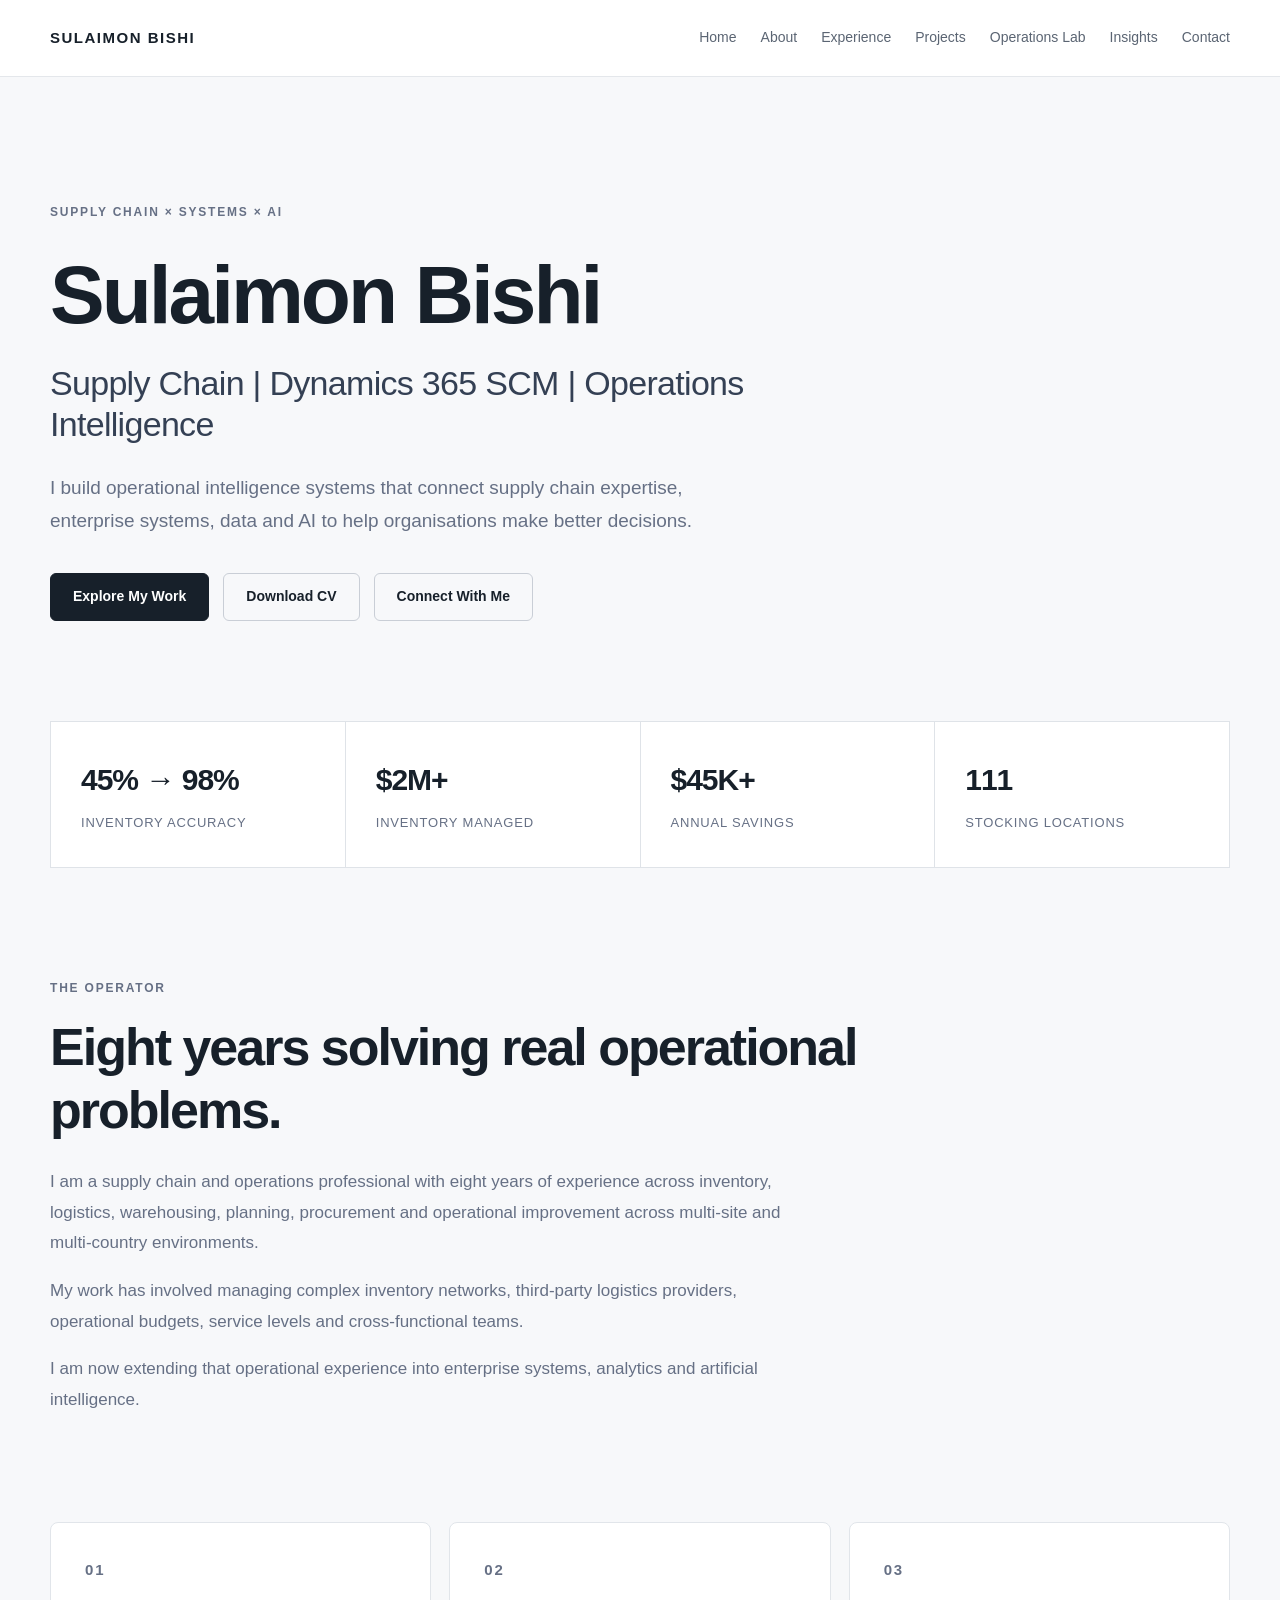
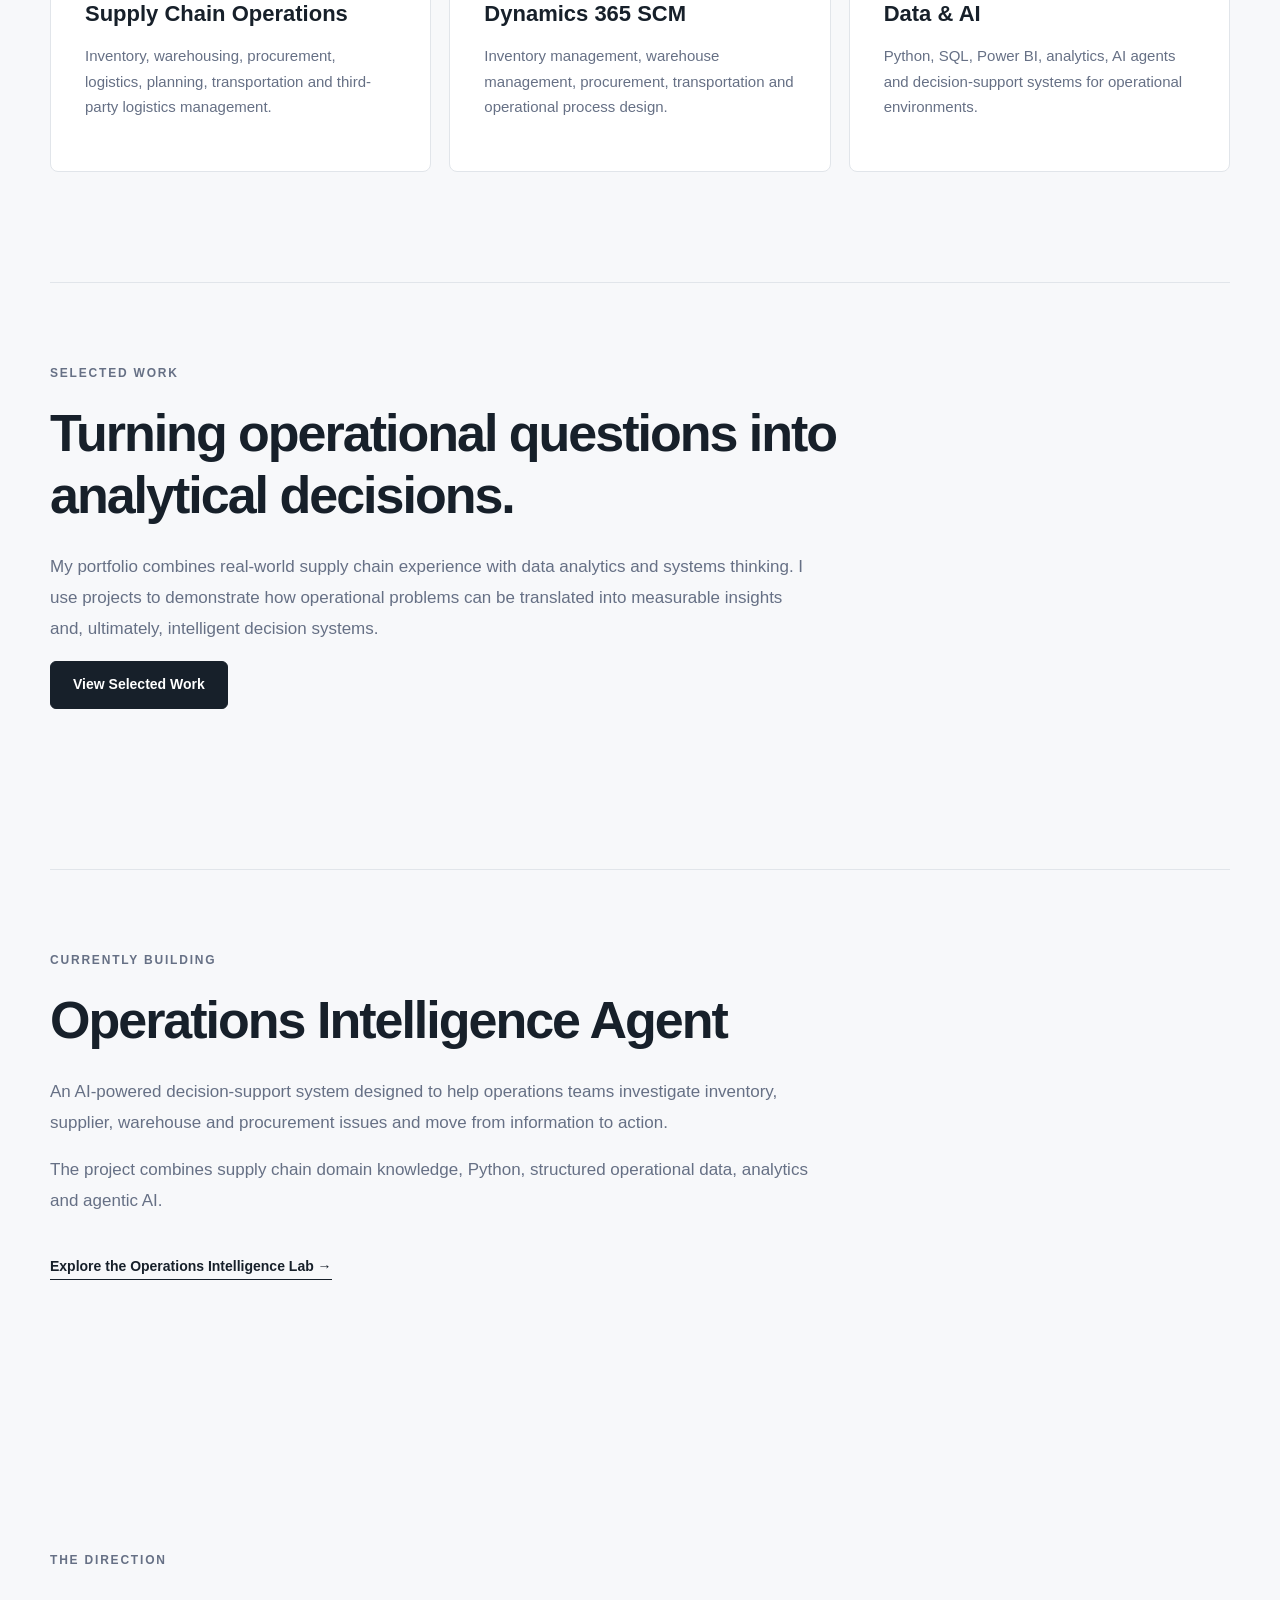
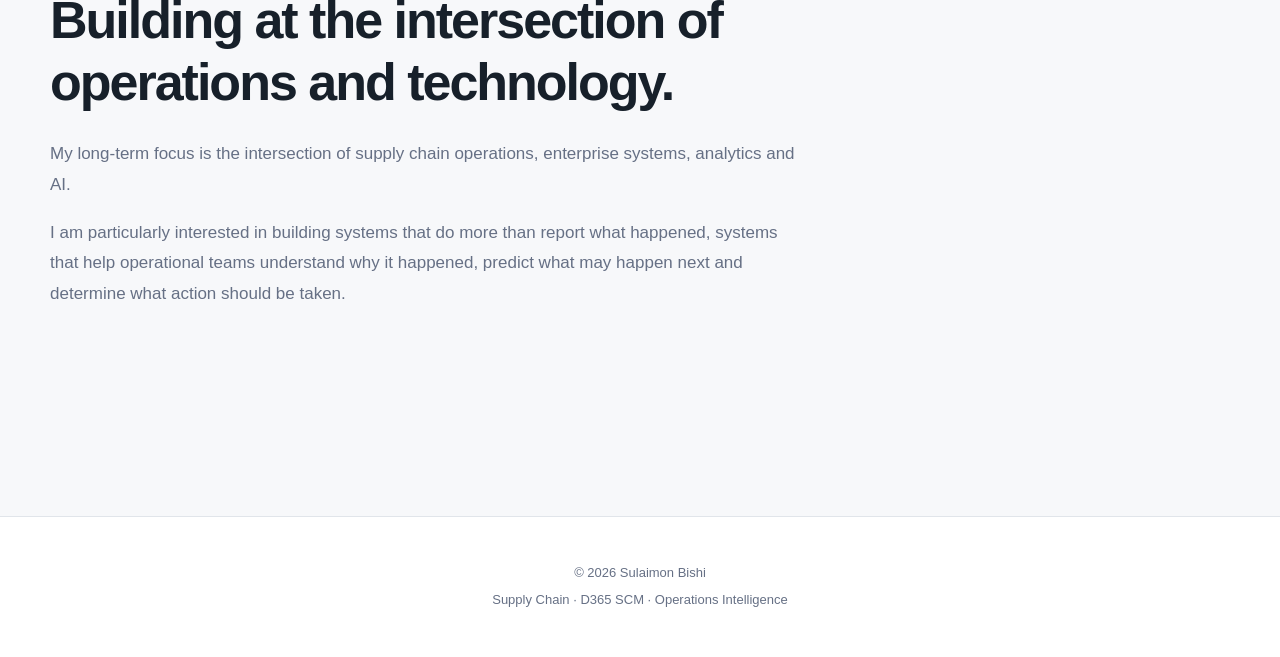
<file: index.html>
<!DOCTYPE html>
<html lang="en">

<head>

    <meta charset="UTF-8">

    <meta name="viewport" content="width=device-width, initial-scale=1.0">

    <title>Sulaimon Bishi | Supply Chain Manager | Dynamics 365 SCM | Operations Intelligence</title>

    <meta name="description"
          content="Sulaimon Bishi is a Supply Chain and Operations professional specializing in Dynamics 365 SCM, inventory management, analytics and AI-powered operational intelligence.">

    <link rel="stylesheet" href="style.css">

</head>


<body>


<header>

    <nav>

        <div class="logo">
            SULAIMON BISHI
        </div>


        <div class="navigation">

            <a href="index.html">Home</a>

            <a href="about.html">About</a>

            <a href="experience.html">Experience</a>

            <a href="projects.html">Projects</a>

            <a href="lab.html">Operations Lab</a>

            <a href="insights.html">Insights</a>

            <a href="contact.html">Contact</a>

        </div>

    </nav>

</header>



<main>


<!-- HERO -->

<section class="hero">

    <p class="eyebrow">
        SUPPLY CHAIN × SYSTEMS × AI
    </p>


    <h1>
        Sulaimon Bishi
    </h1>


    <h2>
        Supply Chain | Dynamics 365 SCM | Operations Intelligence
    </h2>


    <p class="hero-text">

        I build operational intelligence systems that connect
        supply chain expertise, enterprise systems, data and AI
        to help organisations make better decisions.

<div class="hero-buttons">

    <a href="projects.html" class="button">
        Explore My Work
    </a>

    <a href="resume.pdf"
       target="_blank"
       class="button secondary">
        Download CV
    </a>

    <a href="contact.html"
       class="button secondary">
        Connect With Me
    </a>

</div>

</section>



<!-- PROOF -->

<section class="metrics">


    <div class="metric">

        <strong>
            45% → 98%
        </strong>

        <span>
            Inventory Accuracy
        </span>

    </div>



    <div class="metric">

        <strong>
            $2M+
        </strong>

        <span>
            Inventory Managed
        </span>

    </div>



    <div class="metric">

        <strong>
            $45K+
        </strong>

        <span>
            Annual Savings
        </span>

    </div>



    <div class="metric">

        <strong>
            111
        </strong>

        <span>
            Stocking Locations
        </span>

    </div>

</section>



<!-- INTRODUCTION -->

<section class="intro">

    <p class="section-label">
        THE OPERATOR
    </p>


    <h2>
        Eight years solving real operational problems.
    </h2>


    <p>

        I am a supply chain and operations professional with
        eight years of experience across inventory, logistics,
        warehousing, planning, procurement and operational
        improvement across multi-site and multi-country
        environments.

    </p>


    <p>

        My work has involved managing complex inventory networks,
        third-party logistics providers, operational budgets,
        service levels and cross-functional teams.

    </p>


    <p>

        I am now extending that operational experience into
        enterprise systems, analytics and artificial intelligence.

    </p>

</section>



<!-- CAPABILITIES -->

<section class="focus">


    <div class="focus-card">

        <p class="section-label">
            01
        </p>


        <h3>
            Supply Chain Operations
        </h3>


        <p>

            Inventory, warehousing, procurement, logistics,
            planning, transportation and third-party logistics
            management.

        </p>

    </div>



    <div class="focus-card">

        <p class="section-label">
            02
        </p>


        <h3>
            Dynamics 365 SCM
        </h3>


        <p>

            Inventory management, warehouse management,
            procurement, transportation and operational
            process design.

        </p>

    </div>



    <div class="focus-card">

        <p class="section-label">
            03
        </p>


        <h3>
            Data & AI
        </h3>


        <p>

            Python, SQL, Power BI, analytics, AI agents and
            decision-support systems for operational environments.

        </p>

    </div>

</section>



<!-- SELECTED WORK -->

<section class="featured">

    <p class="section-label">
        SELECTED WORK
    </p>


    <h2>
        Turning operational questions into analytical decisions.
    </h2>


    <p>

        My portfolio combines real-world supply chain experience
        with data analytics and systems thinking. I use projects
        to demonstrate how operational problems can be translated
        into measurable insights and, ultimately, intelligent
        decision systems.

    </p>


    <div class="hero-buttons">

        <a href="projects.html" class="button">
            View Selected Work
        </a>

    </div>

</section>



<!-- OPERATIONS INTELLIGENCE -->

<section class="featured">

    <p class="section-label">
        CURRENTLY BUILDING
    </p>


    <h2>
        Operations Intelligence Agent
    </h2>


    <p>

        An AI-powered decision-support system designed to help
        operations teams investigate inventory, supplier,
        warehouse and procurement issues and move from
        information to action.

    </p>


    <p>

        The project combines supply chain domain knowledge,
        Python, structured operational data, analytics and
        agentic AI.

    </p>


    <a href="lab.html" class="text-link">

        Explore the Operations Intelligence Lab →

    </a>

</section>



<!-- CAREER DIRECTION -->

<section class="intro">

    <p class="section-label">
        THE DIRECTION
    </p>


    <h2>
        Building at the intersection of operations and technology.
    </h2>


    <p>

        My long-term focus is the intersection of supply chain
        operations, enterprise systems, analytics and AI.

    </p>


    <p>

        I am particularly interested in building systems that
        do more than report what happened, systems that help
        operational teams understand why it happened, predict
        what may happen next and determine what action should
        be taken.

    </p>

</section>



</main>



<footer>

    <p>
        © 2026 Sulaimon Bishi
    </p>


    <p>
        Supply Chain · D365 SCM · Operations Intelligence
    </p>

</footer>


</body>

</html>
</file>
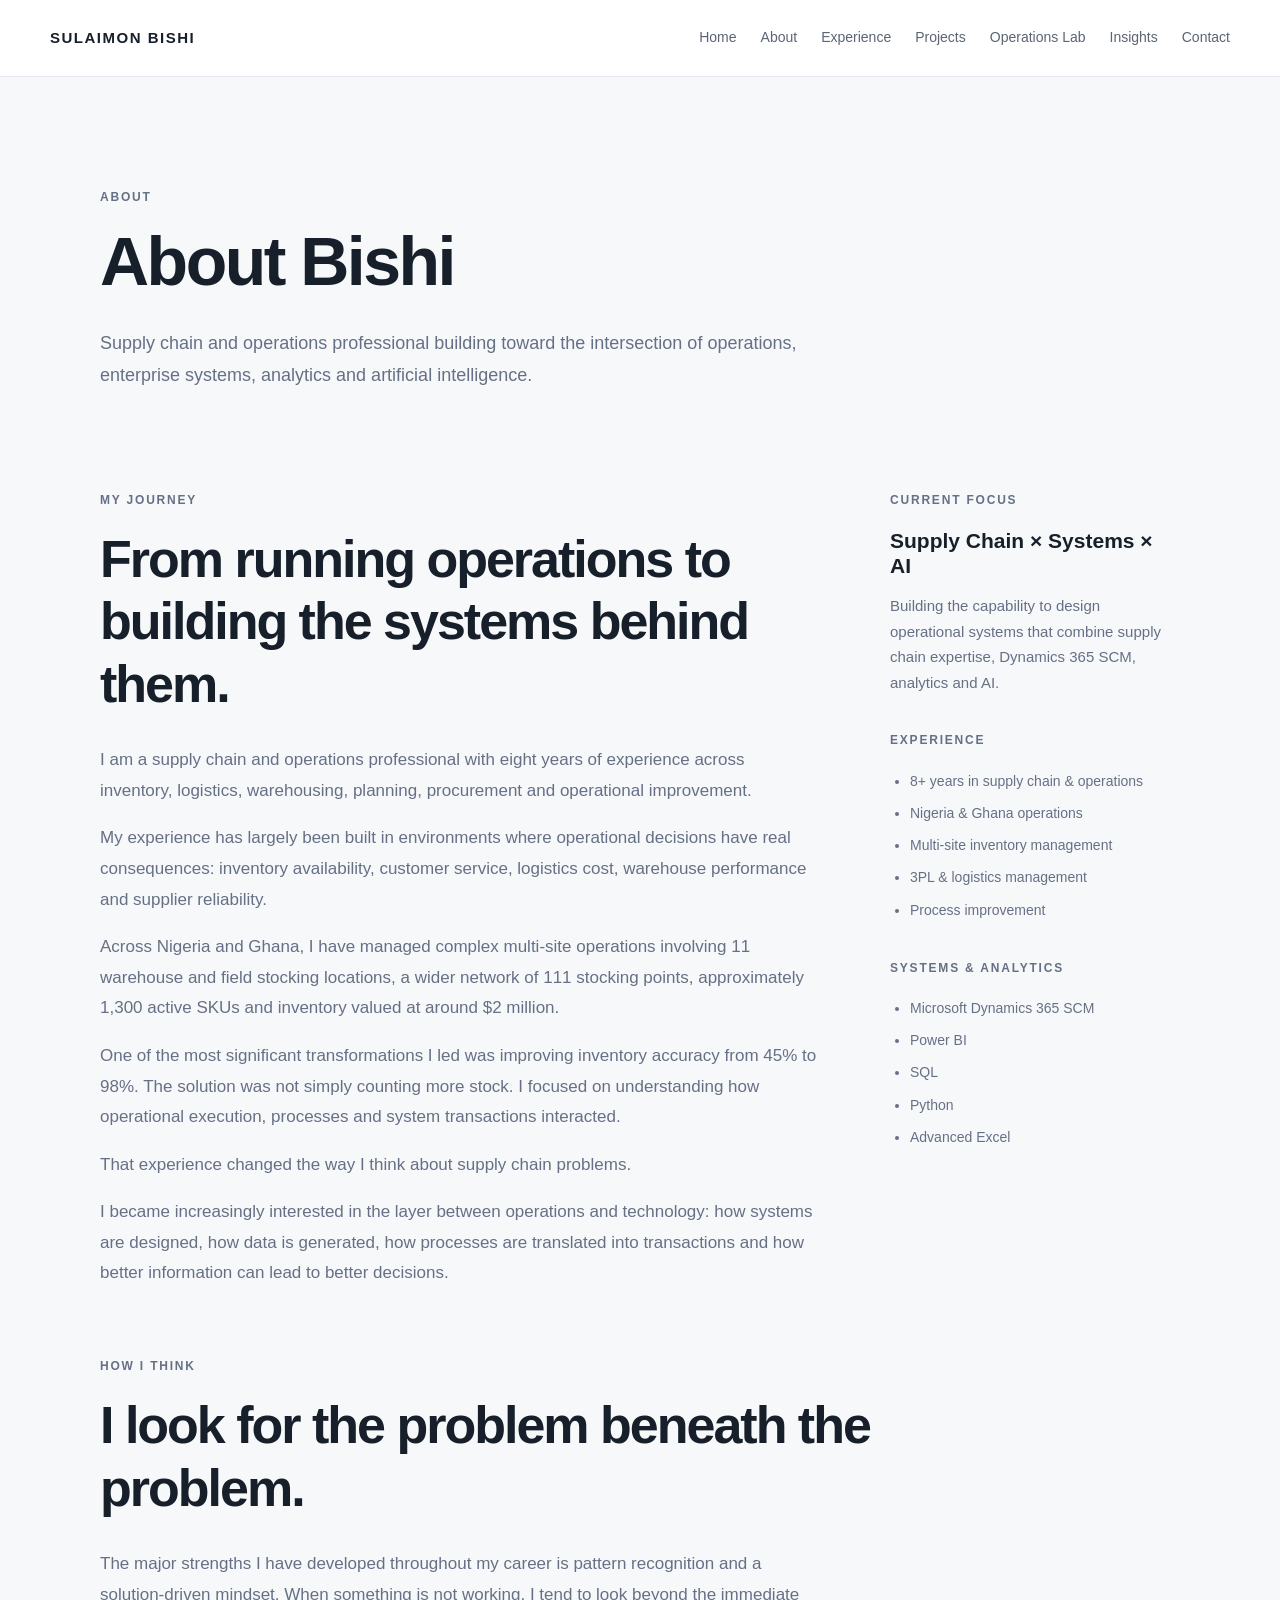
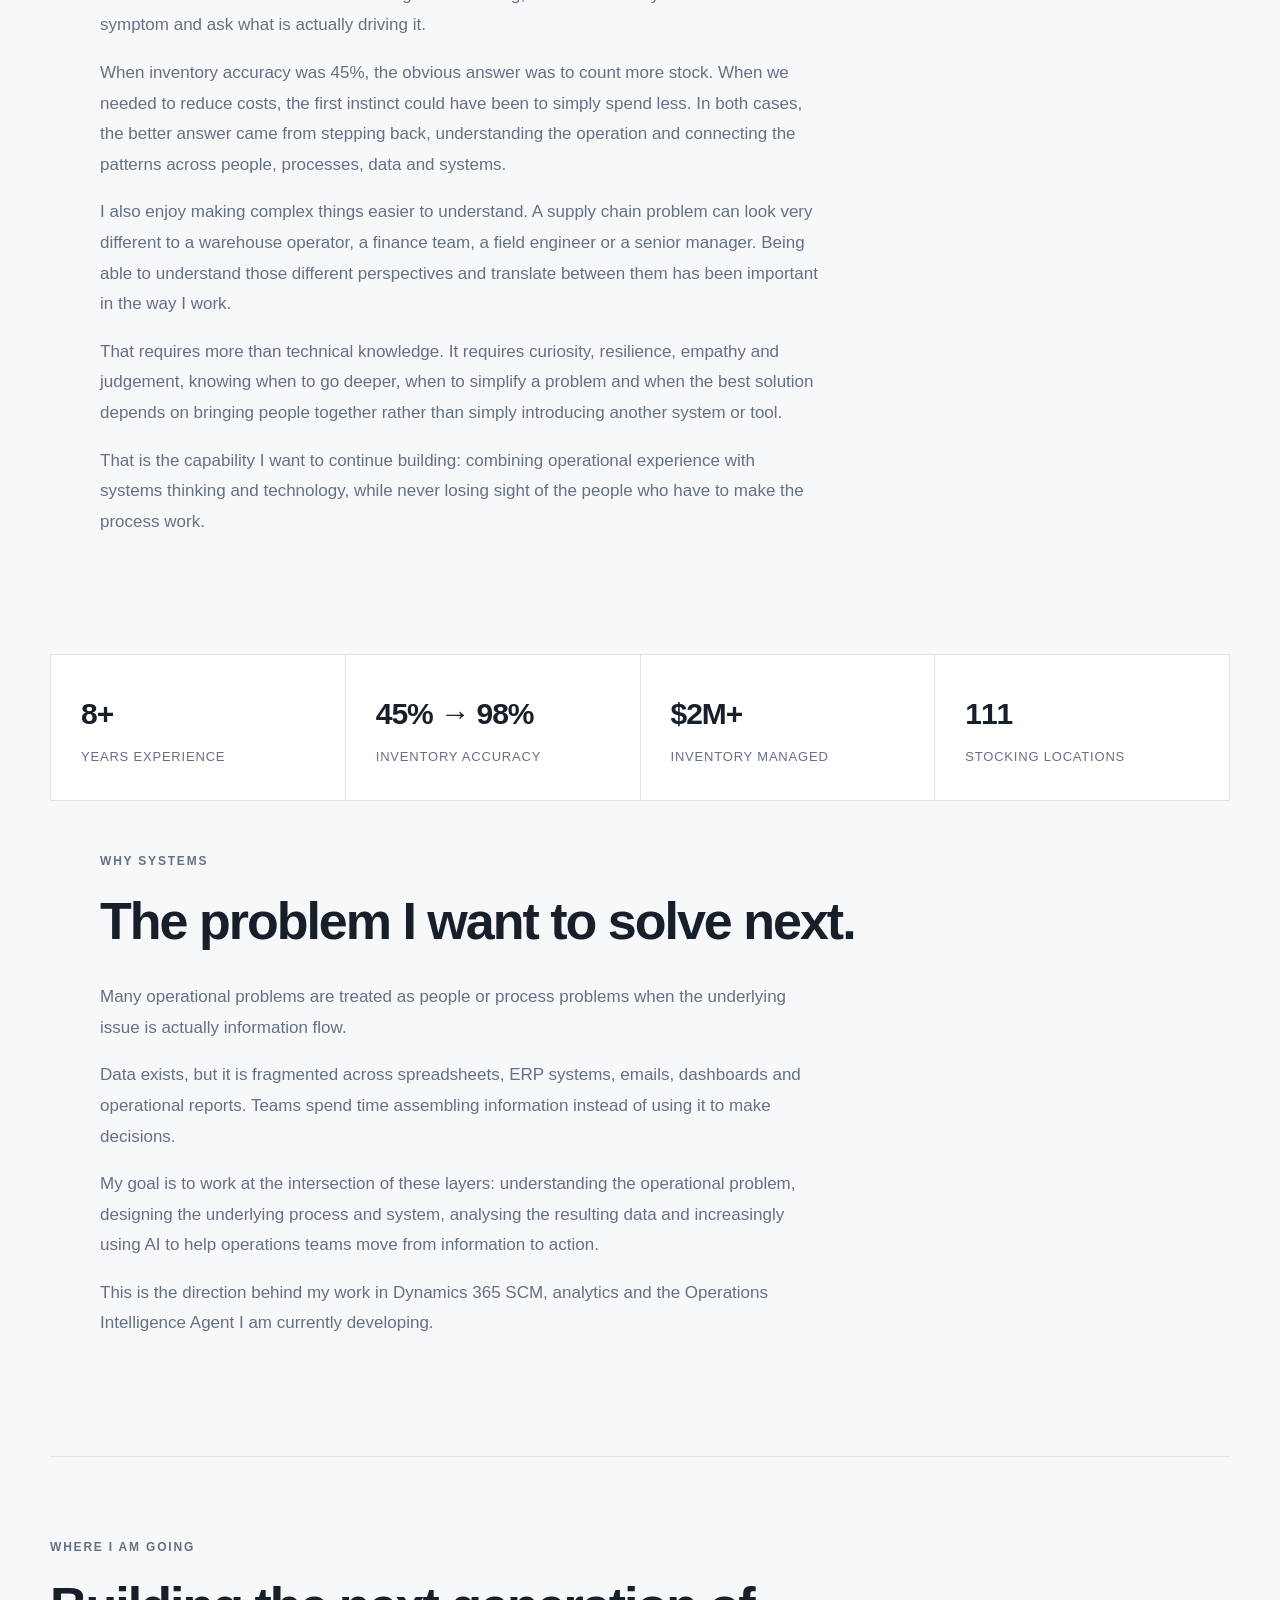
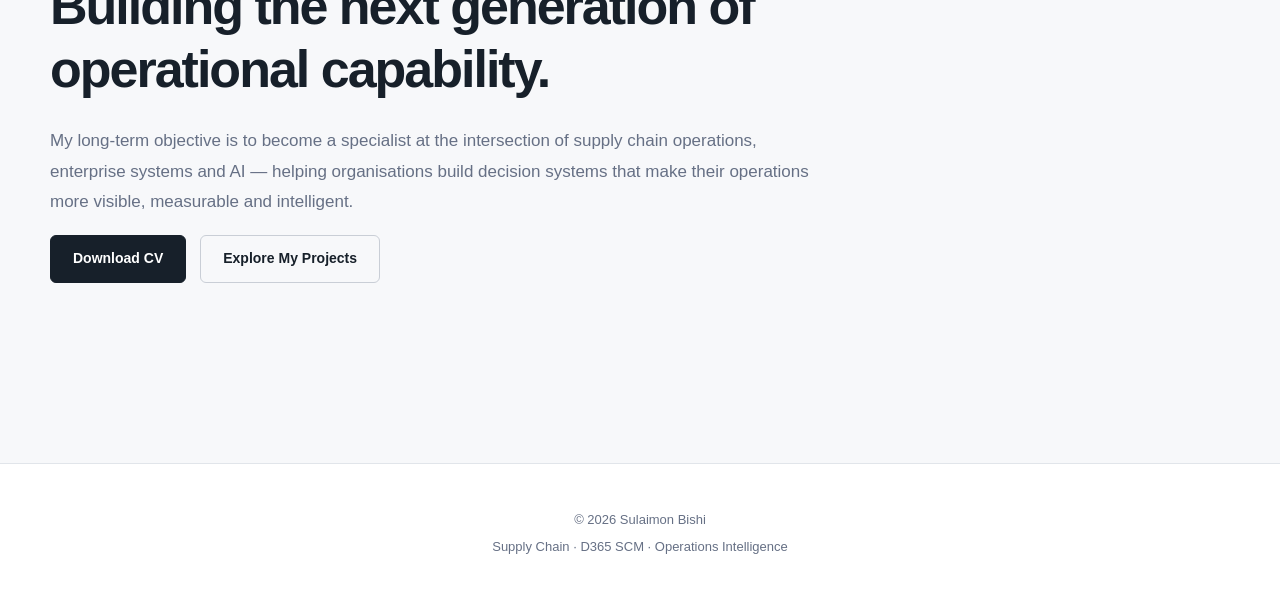
<file: about.html>
<!DOCTYPE html>
<html lang="en">

<head>

    <meta charset="UTF-8">

    <meta name="viewport"
          content="width=device-width, initial-scale=1.0">

    <title>About Sulaimon Bishi | Supply Chain, Dynamics 365 SCM & AI</title>

    <meta name="description"
        content="Learn about Sulaimon Bishi's experience across supply chain operations, inventory management, Dynamics 365 SCM, analytics and operational intelligence.">

    <link rel="stylesheet" href="style.css">

</head>


<body>

<header>

    <nav>

        <div class="logo">
            SULAIMON BISHI
        </div>

        <div class="navigation">

            <a href="index.html">Home</a>

            <a href="about.html">About</a>

            <a href="experience.html">Experience</a>

            <a href="projects.html">Projects</a>

            <a href="lab.html">Operations Lab</a>

            <a href="insights.html">Insights</a>

            <a href="contact.html">Contact</a>

        </div>

    </nav>

</header>


<main>


    <!-- PAGE INTRO -->

    <section class="page-hero">

        <p class="section-label">
            ABOUT
        </p>

        <h1>
            About Bishi
        </h1>

        <p>
            Supply chain and operations professional building toward
            the intersection of operations, enterprise systems,
            analytics and artificial intelligence.
        </p>

    </section>


    <!-- MAIN ABOUT -->

    <section class="about-layout">


        <div class="about-main">

            <p class="section-label">
                MY JOURNEY
            </p>

            <h2>
                From running operations to building the systems behind them.
            </h2>


            <p>
                I am a supply chain and operations professional with
                eight years of experience across inventory, logistics,
                warehousing, planning, procurement and operational
                improvement.
            </p>


            <p>
                My experience has largely been built in environments
                where operational decisions have real consequences:
                inventory availability, customer service, logistics
                cost, warehouse performance and supplier reliability.
            </p>


            <p>
                Across Nigeria and Ghana, I have managed complex
                multi-site operations involving 11 warehouse and field
                stocking locations, a wider network of 111 stocking
                points, approximately 1,300 active SKUs and inventory
                valued at around $2 million.
            </p>


            <p>
                One of the most significant transformations I led was
                improving inventory accuracy from 45% to 98%.
                The solution was not simply counting more stock. I
                focused on understanding how operational execution,
                processes and system transactions interacted.
            </p>


            <p>
                That experience changed the way I think about supply
                chain problems.
            </p>


            <p>
                I became increasingly interested in the layer between
                operations and technology: how systems are designed,
                how data is generated, how processes are translated
                into transactions and how better information can lead
                to better decisions.
            </p>

        </div>


        <aside class="about-sidebar">

            <div class="about-card">

                <p class="section-label">
                    CURRENT FOCUS
                </p>

                <h3>
                    Supply Chain × Systems × AI
                </h3>

                <p>
                    Building the capability to design operational
                    systems that combine supply chain expertise,
                    Dynamics 365 SCM, analytics and AI.
                </p>

            </div>


            <div class="about-card">

                <p class="section-label">
                    EXPERIENCE
                </p>

                <ul>

                    <li>
                        8+ years in supply chain & operations
                    </li>

                    <li>
                        Nigeria & Ghana operations
                    </li>

                    <li>
                        Multi-site inventory management
                    </li>

                    <li>
                        3PL & logistics management
                    </li>

                    <li>
                        Process improvement
                    </li>

                </ul>

            </div>


            <div class="about-card">

                <p class="section-label">
                    SYSTEMS & ANALYTICS
                </p>

                <ul>

                    <li>
                        Microsoft Dynamics 365 SCM
                    </li>

                    <li>
                        Power BI
                    </li>

                    <li>
                        SQL
                    </li>

                    <li>
                        Python
                    </li>

                    <li>
                        Advanced Excel
                    </li>

                </ul>

            </div>

        </aside>


    </section>


    <!-- HOW I THINK -->

    <section class="about-section">

        <p class="section-label">
            HOW I THINK
        </p>

        <h2>
            I look for the problem beneath the problem.
        </h2>


        <p>
            The major strengths I have developed throughout my career
            is pattern recognition and a solution-driven mindset. 
            When something is not working, I
            tend to look beyond the immediate symptom and ask what is
            actually driving it.
        </p>


        <p>
            When inventory accuracy was 45%, the obvious answer was to
            count more stock. When we needed to reduce costs, the first
            instinct could have been to simply spend less. In both
            cases, the better answer came from stepping back,
            understanding the operation and connecting the patterns
            across people, processes, data and systems.
        </p>


        <p>
            I also enjoy making complex things easier to understand.
            A supply chain problem can look very different to a
            warehouse operator, a finance team, a field engineer or a
            senior manager. Being able to understand those different
            perspectives and translate between them has been important
            in the way I work.
        </p>


        <p>
            That requires more than technical knowledge. It requires
            curiosity, resilience, empathy and judgement, knowing when to go
            deeper, when to simplify a problem and when the best
            solution depends on bringing people together rather than
            simply introducing another system or tool.
        </p>


        <p>
            That is the capability I want to continue building:
            combining operational experience with systems thinking and
            technology, while never losing sight of the people who
            have to make the process work.
        </p>

    </section>


    <!-- NUMBERS -->

    <section class="metrics">


        <div class="metric">

            <strong>
                8+
            </strong>

            <span>
                Years Experience
            </span>

        </div>


        <div class="metric">

            <strong>
                45% → 98%
            </strong>

            <span>
                Inventory Accuracy
            </span>

        </div>


        <div class="metric">

            <strong>
                $2M+
            </strong>

            <span>
                Inventory Managed
            </span>

        </div>


        <div class="metric">

            <strong>
                111
            </strong>

            <span>
                Stocking Locations
            </span>

        </div>


    </section>


    <!-- WHY SYSTEMS -->

    <section class="about-section">

        <p class="section-label">
            WHY SYSTEMS
        </p>

        <h2>
            The problem I want to solve next.
        </h2>


        <p>
            Many operational problems are treated as people or
            process problems when the underlying issue is actually
            information flow.
        </p>


        <p>
            Data exists, but it is fragmented across spreadsheets,
            ERP systems, emails, dashboards and operational reports.
            Teams spend time assembling information instead of
            using it to make decisions.
        </p>


        <p>
            My goal is to work at the intersection of these layers:
            understanding the operational problem, designing the
            underlying process and system, analysing the resulting
            data and increasingly using AI to help operations teams
            move from information to action.
        </p>


        <p>
            This is the direction behind my work in Dynamics 365 SCM,
            analytics and the Operations Intelligence Agent I am
            currently developing.
        </p>

    </section>


    <!-- CAREER DIRECTION -->

    <section class="featured">

        <p class="section-label">
            WHERE I AM GOING
        </p>

        <h2>
            Building the next generation of operational capability.
        </h2>

        <p>
            My long-term objective is to become a specialist at the
            intersection of supply chain operations, enterprise
            systems and AI — helping organisations build decision
            systems that make their operations more visible,
            measurable and intelligent.
        </p>

        <div class="hero-buttons">

    <a href="resume.pdf"
       target="_blank"
       class="button">
       Download CV
    </a>

    <a href="projects.html"
       class="button secondary">
       Explore My Projects
    </a>

</div>

    </section>


</main>


<footer>

    <p>
        © 2026 Sulaimon Bishi
    </p>

    <p>
        Supply Chain · D365 SCM · Operations Intelligence
    </p>

</footer>


</body>

</html>
</file>
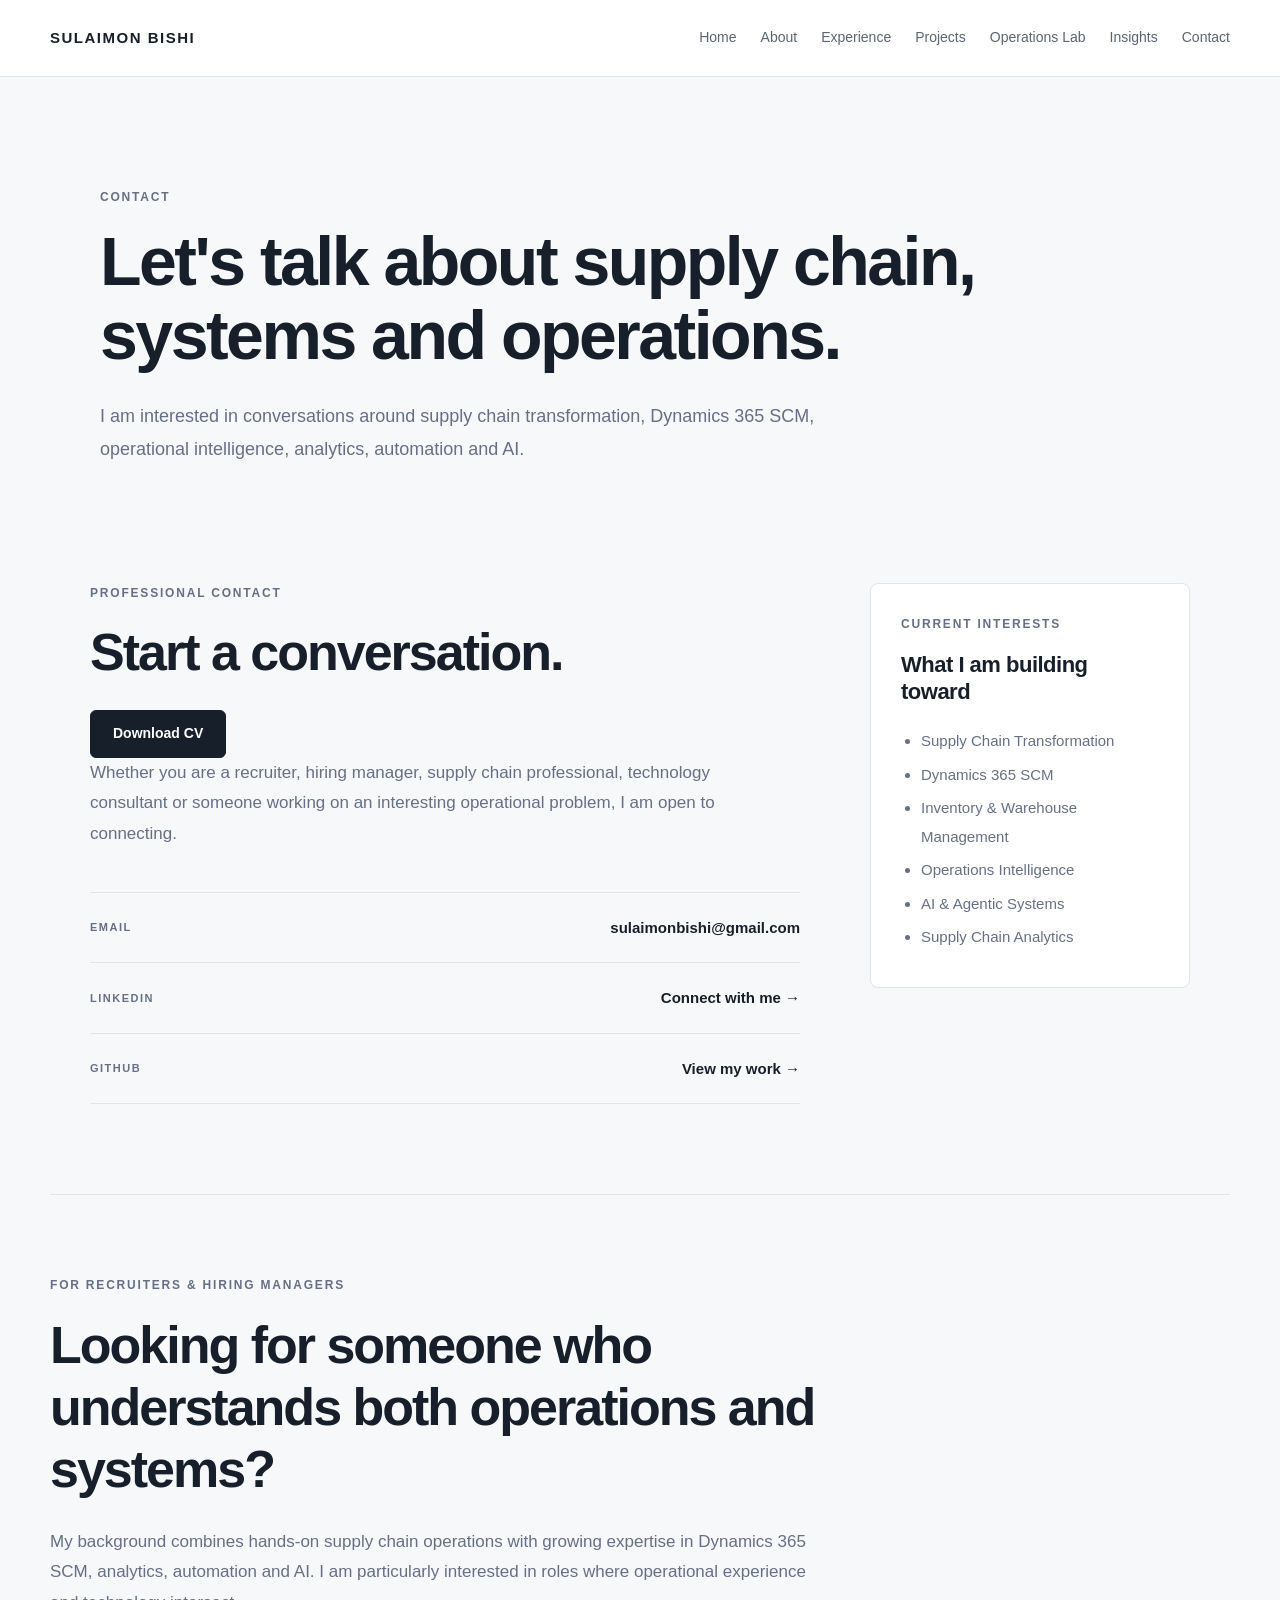
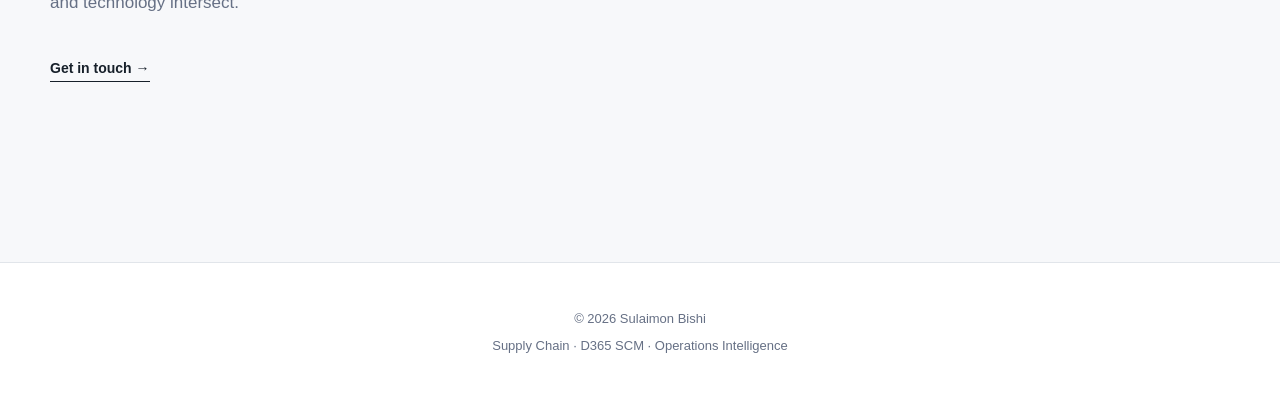
<file: contact.html>
<!DOCTYPE html>
<html lang="en">

<head>

    <meta charset="UTF-8">

    <meta name="viewport"
          content="width=device-width, initial-scale=1.0">

    <title>Contact Sulaimon Bishi | Supply Chain & Dynamics 365 SCM</title>

    <meta name="description"
      content="About Sulaimon Bishi — Supply Chain, Operations, Dynamics 365 SCM and Operations Intelligence professional.">
    <link rel="stylesheet" href="style.css">

</head>


<body>

<header>

    <nav>

        <div class="logo">
            SULAIMON BISHI
        </div>

        <div class="navigation">

            <a href="index.html">Home</a>

            <a href="about.html">About</a>

            <a href="experience.html">Experience</a>

            <a href="projects.html">Projects</a>

            <a href="lab.html">Operations Lab</a>

            <a href="insights.html">Insights</a>

            <a href="contact.html">Contact</a>

        </div>

    </nav>

</header>


<main>


    <!-- PAGE INTRO -->

    <section class="page-hero">

        <p class="section-label">
            CONTACT
        </p>

        <h1>
            Let's talk about supply chain, systems and operations.
        </h1>

        <p>
            I am interested in conversations around supply chain
            transformation, Dynamics 365 SCM, operational intelligence,
            analytics, automation and AI.
        </p>

    </section>


    <!-- CONTACT CONTENT -->

    <section class="contact-section">

        <div class="contact-grid">


            <!-- PROFESSIONAL CONTACT -->

            <div class="contact-card">

                <p class="section-label">
                    PROFESSIONAL CONTACT
                </p>

                <h2>
                    Start a conversation.
                </h2>
                <div class="hero-buttons">

    <a href="resume.pdf"
       target="_blank"
       class="button">
       Download CV
    </a>

</div>

                <p>
                    Whether you are a recruiter, hiring manager,
                    supply chain professional, technology consultant
                    or someone working on an interesting operational
                    problem, I am open to connecting.
                </p>


                <div class="contact-links">


                    <!-- EMAIL -->

                    <a
                        href="mailto:sulaimonbishi@gmail.com"
                        class="contact-link">

                        <span class="contact-label">
                            EMAIL
                        </span>

                        <span>
                            sulaimonbishi@gmail.com
                        </span>

                    </a>


                    <!-- LINKEDIN -->

                    <a
                        href="https://www.linkedin.com/in/sulaimon-bishi/"
                        target="_blank"
                        rel="noopener noreferrer"
                        class="contact-link">

                        <span class="contact-label">
                            LINKEDIN
                        </span>

                        <span>
                            Connect with me →
                        </span>

                    </a>


                    <!-- GITHUB -->

                    <a
                        href="https://github.com/Sobishi"
                        target="_blank"
                        rel="noopener noreferrer"
                        class="contact-link">

                        <span class="contact-label">
                            GITHUB
                        </span>

                        <span>
                            View my work →
                        </span>

                    </a>


                </div>

            </div>


            <!-- WHAT I AM INTERESTED IN -->

            <aside class="contact-sidebar">

                <p class="section-label">
                    CURRENT INTERESTS
                </p>

                <h3>
                    What I am building toward
                </h3>

                <ul>

                    <li>
                        Supply Chain Transformation
                    </li>

                    <li>
                        Dynamics 365 SCM
                    </li>

                    <li>
                        Inventory & Warehouse Management
                    </li>

                    <li>
                        Operations Intelligence
                    </li>

                    <li>
                        AI & Agentic Systems
                    </li>

                    <li>
                        Supply Chain Analytics
                    </li>

                </ul>

            </aside>


        </div>

    </section>


    <!-- RECRUITER CTA -->

    <section class="featured">

        <p class="section-label">
            FOR RECRUITERS & HIRING MANAGERS
        </p>

        <h2>
            Looking for someone who understands both operations and systems?
        </h2>

        <p>
            My background combines hands-on supply chain operations
            with growing expertise in Dynamics 365 SCM, analytics,
            automation and AI. I am particularly interested in roles
            where operational experience and technology intersect.
        </p>

        <a
            href="mailto:sulaimonbishi@gmail.com"
            class="text-link">

            Get in touch →

        </a>

    </section>


</main>


<footer>

    <p>
        © 2026 Sulaimon Bishi
    </p>

    <p>
        Supply Chain · D365 SCM · Operations Intelligence
    </p>

</footer>


</body>

</html>
</file>
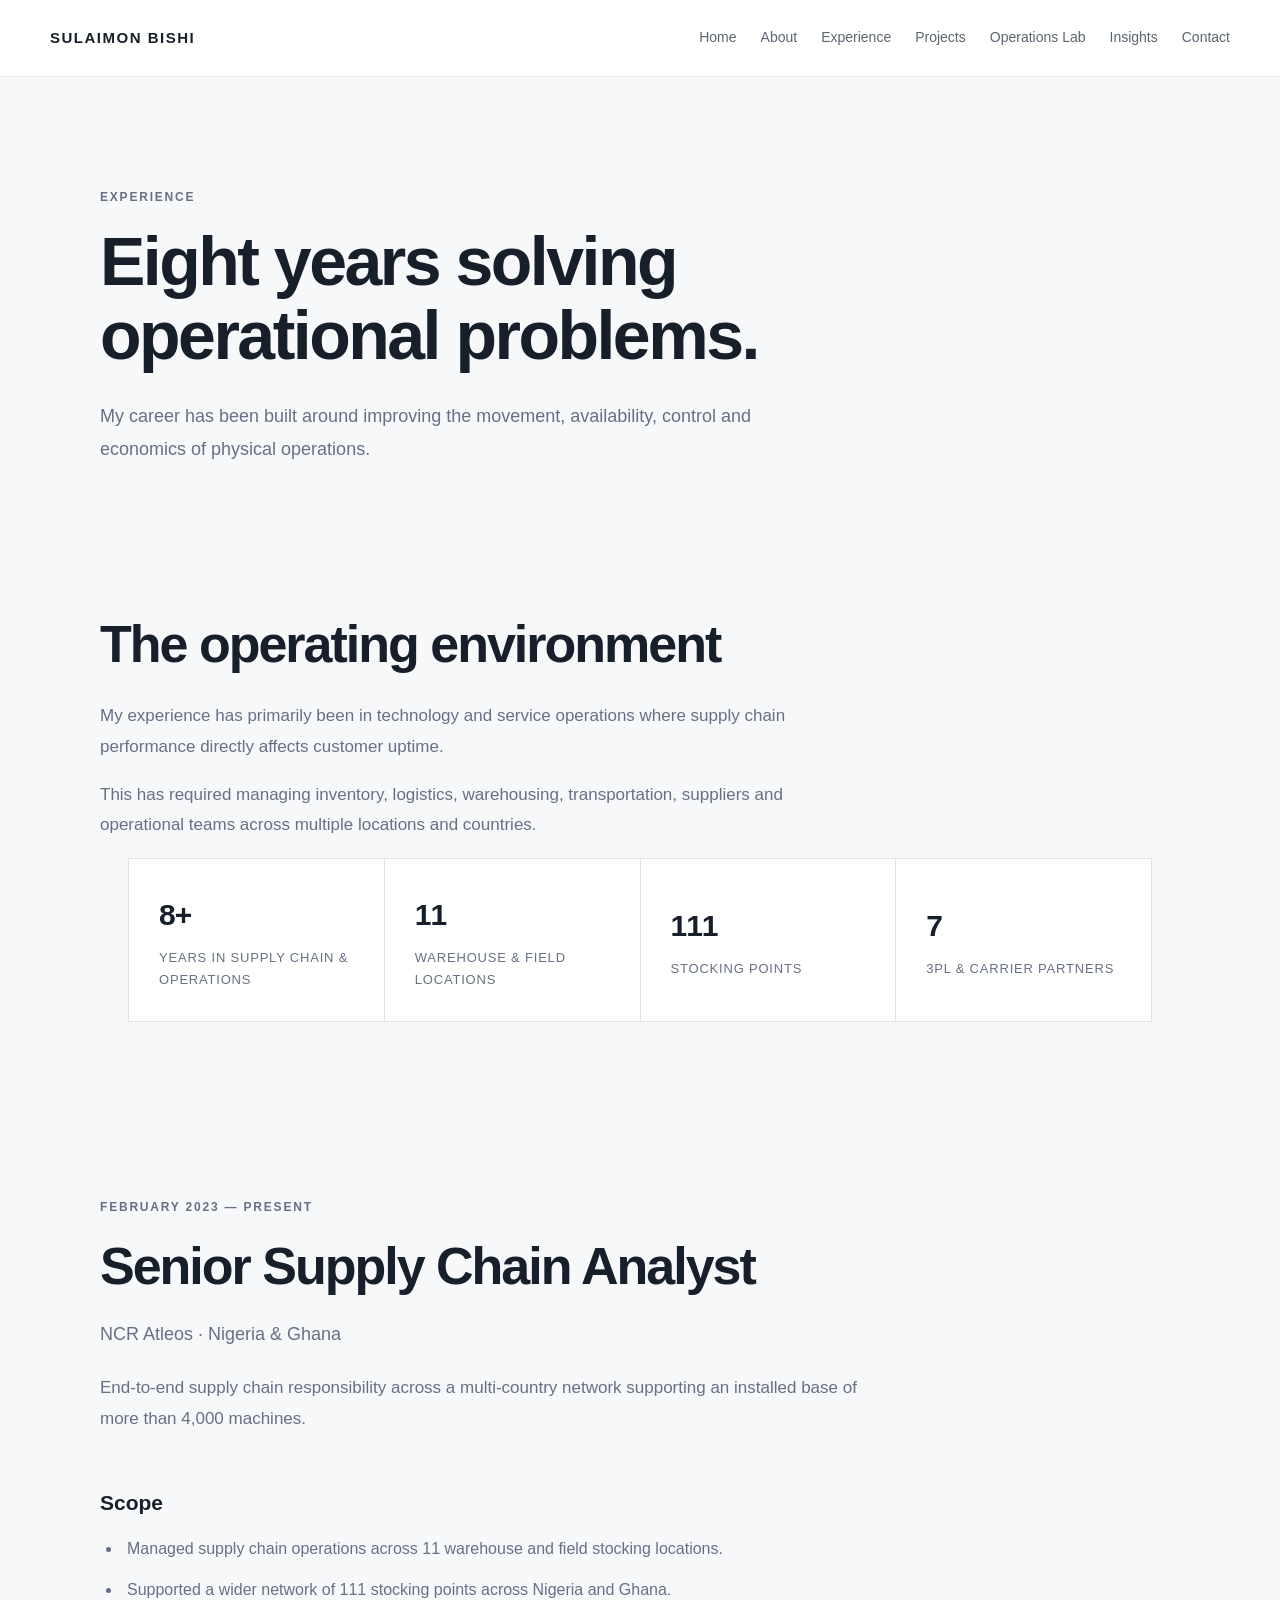
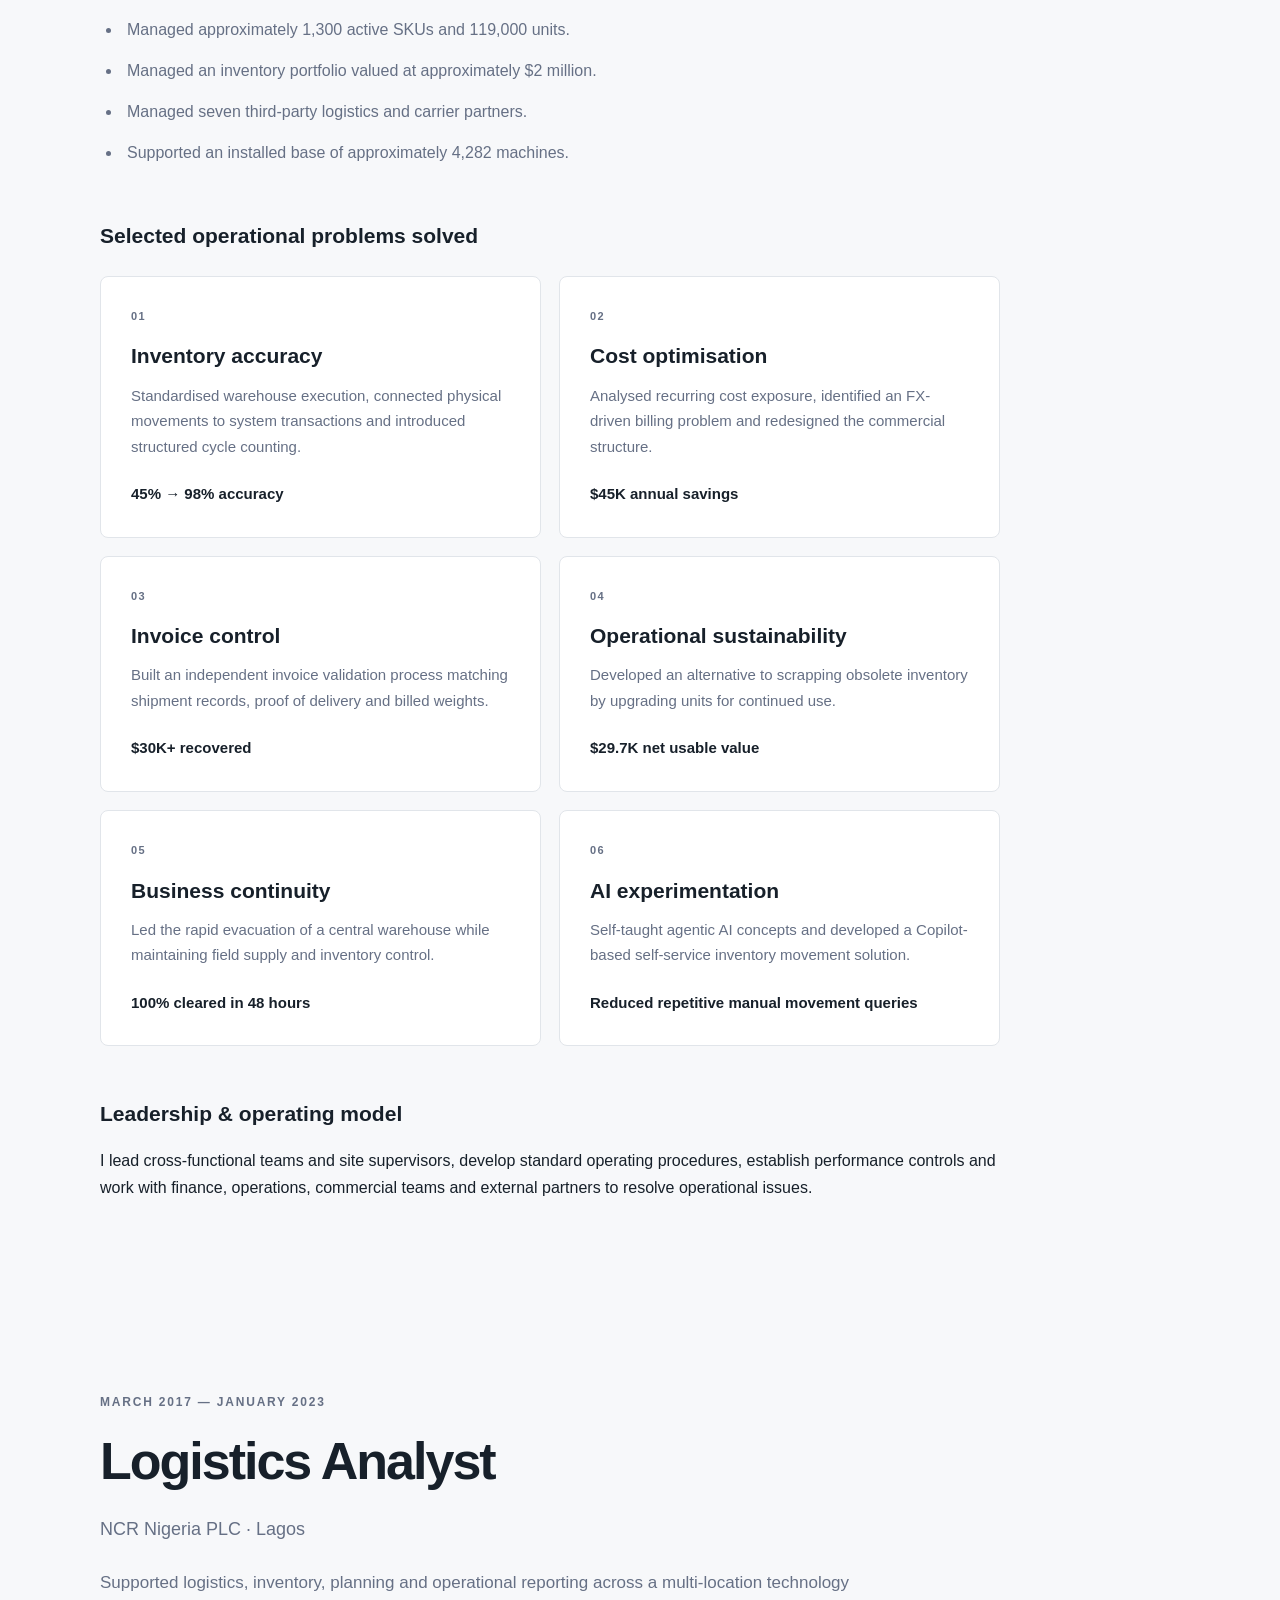
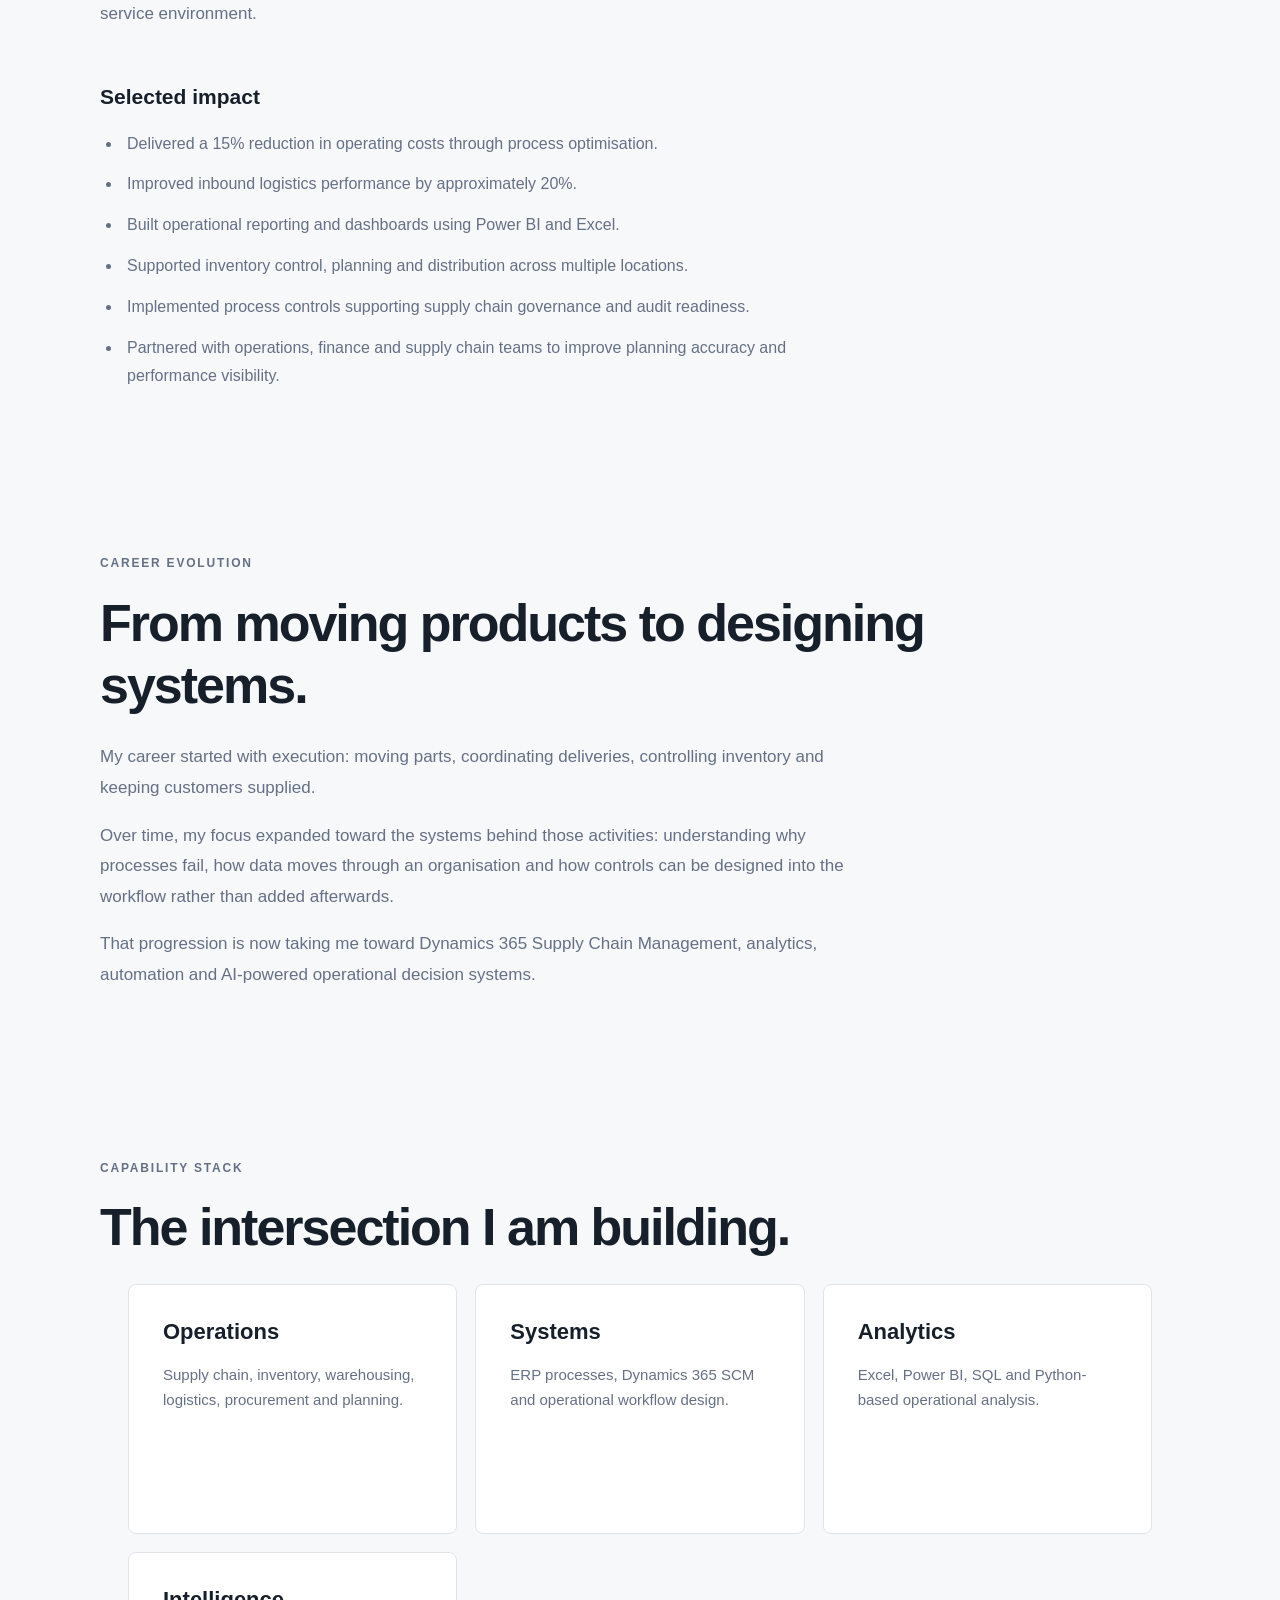
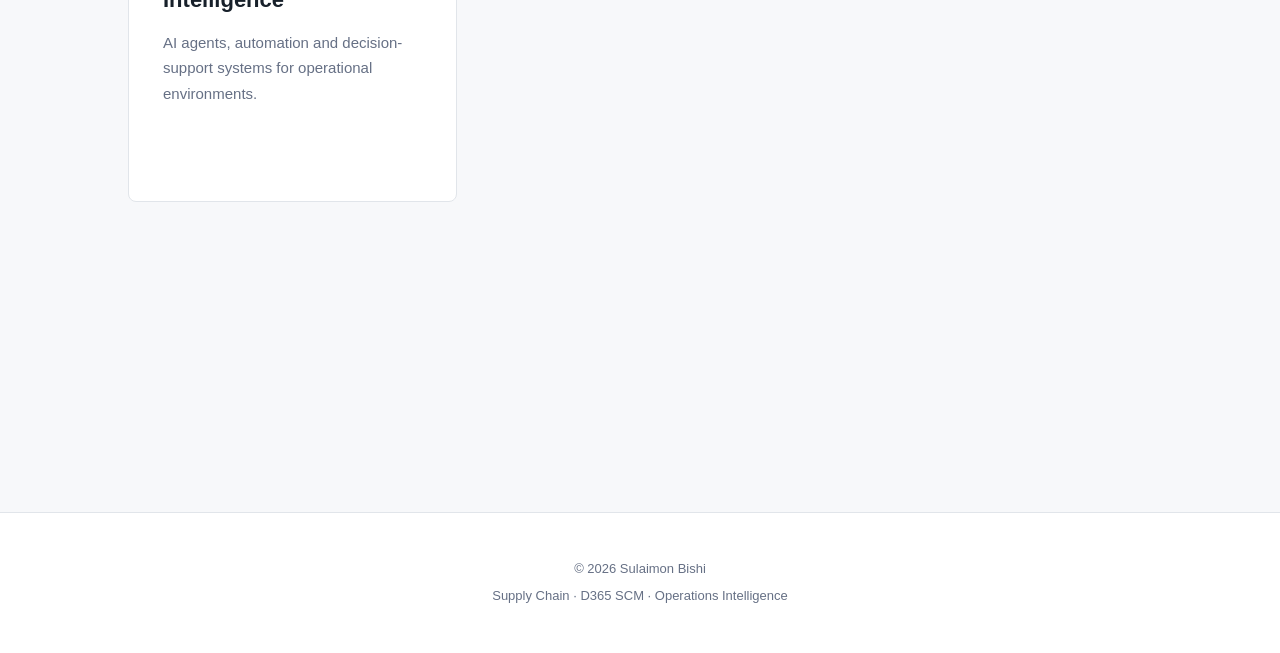
<file: experience.html>
<!DOCTYPE html>
<html lang="en">

<head>

    <meta charset="UTF-8">

    <meta name="viewport" content="width=device-width, initial-scale=1.0">

    <title>Experience | Supply Chain Operations & Dynamics 365 SCM</title>

    <meta name="description"
          content="Professional experience delivering inventory accuracy improvements, cost optimization and operational transformation across Nigeria and Ghana.">

    <link rel="stylesheet" href="style.css">

</head>


<body>

    <header>

        <nav>

            <div class="logo">
                SULAIMON BISHI
            </div>

            <div class="navigation">

                <a href="index.html">Home</a>

                <a href="about.html">About</a>

                <a href="experience.html">Experience</a>

                <a href="projects.html">Projects</a>

                <a href="lab.html">Operations Lab</a>

                <a href="insights.html">Insights</a>

                <a href="contact.html">Contact</a>

            </div>

        </nav>

    </header>


    <main>


        <!-- PAGE INTRO -->

        <section class="page-hero">

            <p class="section-label">
                EXPERIENCE
            </p>

            <h1>
                Eight years solving operational problems.
            </h1>

            <p>
                My career has been built around improving the movement,
                availability, control and economics of physical
                operations.
            </p>

        </section>


        <!-- CAREER OVERVIEW -->

        <section class="content-section">

            <h2>
                The operating environment
            </h2>

            <p>
                My experience has primarily been in technology and
                service operations where supply chain performance
                directly affects customer uptime.
            </p>

            <p>
                This has required managing inventory, logistics,
                warehousing, transportation, suppliers and operational
                teams across multiple locations and countries.
            </p>

            <div class="metrics">


                <div class="metric">

                    <strong>
                        8+
                    </strong>

                    <span>
                        Years in supply chain & operations
                    </span>

                </div>


                <div class="metric">

                    <strong>
                        11
                    </strong>

                    <span>
                        Warehouse & field locations
                    </span>

                </div>


                <div class="metric">

                    <strong>
                        111
                    </strong>

                    <span>
                        Stocking points
                    </span>

                </div>


                <div class="metric">

                    <strong>
                        7
                    </strong>

                    <span>
                        3PL & carrier partners
                    </span>

                </div>


            </div>

        </section>


        <!-- CURRENT ROLE -->

        <section class="content-section experience-entry">

            <p class="section-label">
                FEBRUARY 2023 — PRESENT
            </p>

            <h2>
                Senior Supply Chain Analyst
            </h2>

            <h3>
                NCR Atleos · Nigeria & Ghana
            </h3>

            <p>
                End-to-end supply chain responsibility across a
                multi-country network supporting an installed base
                of more than 4,000 machines.
            </p>


            <div class="experience-block">

                <h3>
                    Scope
                </h3>

                <ul>

                    <li>
                        Managed supply chain operations across 11
                        warehouse and field stocking locations.
                    </li>

                    <li>
                        Supported a wider network of 111 stocking
                        points across Nigeria and Ghana.
                    </li>

                    <li>
                        Managed approximately 1,300 active SKUs and
                        119,000 units.
                    </li>

                    <li>
                        Managed an inventory portfolio valued at
                        approximately $2 million.
                    </li>

                    <li>
                        Managed seven third-party logistics and
                        carrier partners.
                    </li>

                    <li>
                        Supported an installed base of approximately
                        4,282 machines.
                    </li>

                </ul>

            </div>


            <div class="experience-block">

                <h3>
                    Selected operational problems solved
                </h3>


                <div class="case-grid">


                    <article class="case-card">

                        <span class="case-number">
                            01
                        </span>

                        <h3>
                            Inventory accuracy
                        </h3>

                        <p>
                            Standardised warehouse execution,
                            connected physical movements to system
                            transactions and introduced structured
                            cycle counting.
                        </p>

                        <strong>
                            45% → 98% accuracy
                        </strong>

                    </article>


                    <article class="case-card">

                        <span class="case-number">
                            02
                        </span>

                        <h3>
                            Cost optimisation
                        </h3>

                        <p>
                            Analysed recurring cost exposure,
                            identified an FX-driven billing problem
                            and redesigned the commercial structure.
                        </p>

                        <strong>
                            $45K annual savings
                        </strong>

                    </article>


                    <article class="case-card">

                        <span class="case-number">
                            03
                        </span>

                        <h3>
                            Invoice control
                        </h3>

                        <p>
                            Built an independent invoice validation
                            process matching shipment records,
                            proof of delivery and billed weights.
                        </p>

                        <strong>
                            $30K+ recovered
                        </strong>

                    </article>


                    <article class="case-card">

                        <span class="case-number">
                            04
                        </span>

                        <h3>
                            Operational sustainability
                        </h3>

                        <p>
                            Developed an alternative to scrapping
                            obsolete inventory by upgrading units
                            for continued use.
                        </p>

                        <strong>
                            $29.7K net usable value
                        </strong>

                    </article>


                    <article class="case-card">

                        <span class="case-number">
                            05
                        </span>

                        <h3>
                            Business continuity
                        </h3>

                        <p>
                            Led the rapid evacuation of a central
                            warehouse while maintaining field
                            supply and inventory control.
                        </p>

                        <strong>
                            100% cleared in 48 hours
                        </strong>

                    </article>


                    <article class="case-card">

                        <span class="case-number">
                            06
                        </span>

                        <h3>
                            AI experimentation
                        </h3>

                        <p>
                            Self-taught agentic AI concepts and
                            developed a Copilot-based self-service
                            inventory movement solution.
                        </p>

                        <strong>
                            Reduced repetitive manual movement queries
                        </strong>

                    </article>


                </div>

            </div>


            <div class="experience-block">

                <h3>
                    Leadership & operating model
                </h3>

                <p>
                    I lead cross-functional teams and site supervisors,
                    develop standard operating procedures, establish
                    performance controls and work with finance,
                    operations, commercial teams and external partners
                    to resolve operational issues.
                </p>

            </div>

        </section>


        <!-- PREVIOUS ROLE -->

        <section class="content-section experience-entry">

            <p class="section-label">
                MARCH 2017 — JANUARY 2023
            </p>

            <h2>
                Logistics Analyst
            </h2>

            <h3>
                NCR Nigeria PLC · Lagos
            </h3>

            <p>
                Supported logistics, inventory, planning and
                operational reporting across a multi-location
                technology service environment.
            </p>


            <div class="experience-block">

                <h3>
                    Selected impact
                </h3>

                <ul>

                    <li>
                        Delivered a 15% reduction in operating costs
                        through process optimisation.
                    </li>

                    <li>
                        Improved inbound logistics performance by
                        approximately 20%.
                    </li>

                    <li>
                        Built operational reporting and dashboards
                        using Power BI and Excel.
                    </li>

                    <li>
                        Supported inventory control, planning and
                        distribution across multiple locations.
                    </li>

                    <li>
                        Implemented process controls supporting
                        supply chain governance and audit readiness.
                    </li>

                    <li>
                        Partnered with operations, finance and supply
                        chain teams to improve planning accuracy and
                        performance visibility.
                    </li>

                </ul>

            </div>

        </section>


        <!-- CAREER EVOLUTION -->

        <section class="content-section">

            <p class="section-label">
                CAREER EVOLUTION
            </p>

            <h2>
                From moving products to designing systems.
            </h2>

            <p>
                My career started with execution: moving parts,
                coordinating deliveries, controlling inventory and
                keeping customers supplied.
            </p>

            <p>
                Over time, my focus expanded toward the systems behind
                those activities: understanding why processes fail,
                how data moves through an organisation and how controls
                can be designed into the workflow rather than added
                afterwards.
            </p>

            <p>
                That progression is now taking me toward Dynamics 365
                Supply Chain Management, analytics, automation and
                AI-powered operational decision systems.
            </p>

        </section>


        <!-- CAPABILITY STACK -->

        <section class="content-section">

            <p class="section-label">
                CAPABILITY STACK
            </p>

            <h2>
                The intersection I am building.
            </h2>


            <div class="focus">


                <div class="focus-card">

                    <h3>
                        Operations
                    </h3>

                    <p>
                        Supply chain, inventory, warehousing,
                        logistics, procurement and planning.
                    </p>

                </div>


                <div class="focus-card">

                    <h3>
                        Systems
                    </h3>

                    <p>
                        ERP processes, Dynamics 365 SCM and
                        operational workflow design.
                    </p>

                </div>


                <div class="focus-card">

                    <h3>
                        Analytics
                    </h3>

                    <p>
                        Excel, Power BI, SQL and Python-based
                        operational analysis.
                    </p>

                </div>


                <div class="focus-card">

                    <h3>
                        Intelligence
                    </h3>

                    <p>
                        AI agents, automation and decision-support
                        systems for operational environments.
                    </p>

                </div>


            </div>

        </section>


    </main>


    <footer>

        <p>
            © 2026 Sulaimon Bishi
        </p>

        <p>
            Supply Chain · D365 SCM · Operations Intelligence
        </p>

    </footer>


</body>

</html>
</file>
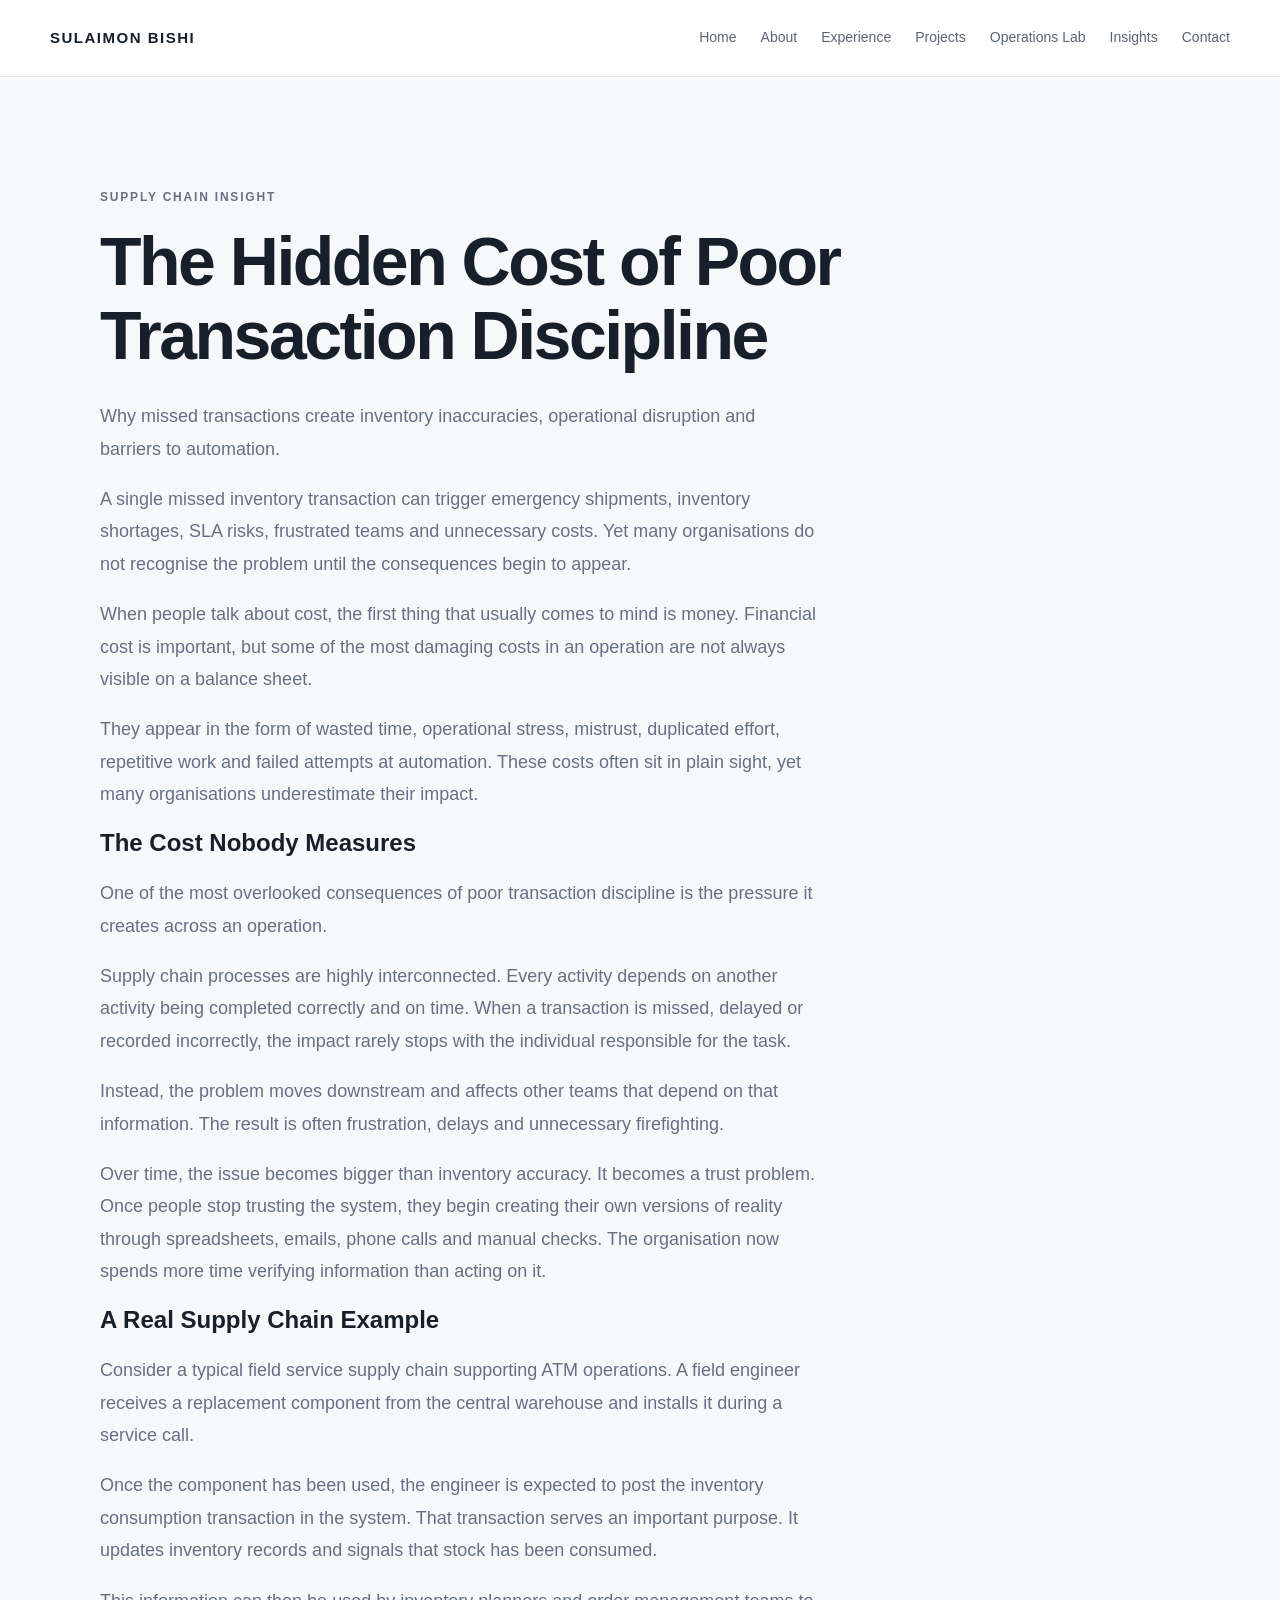
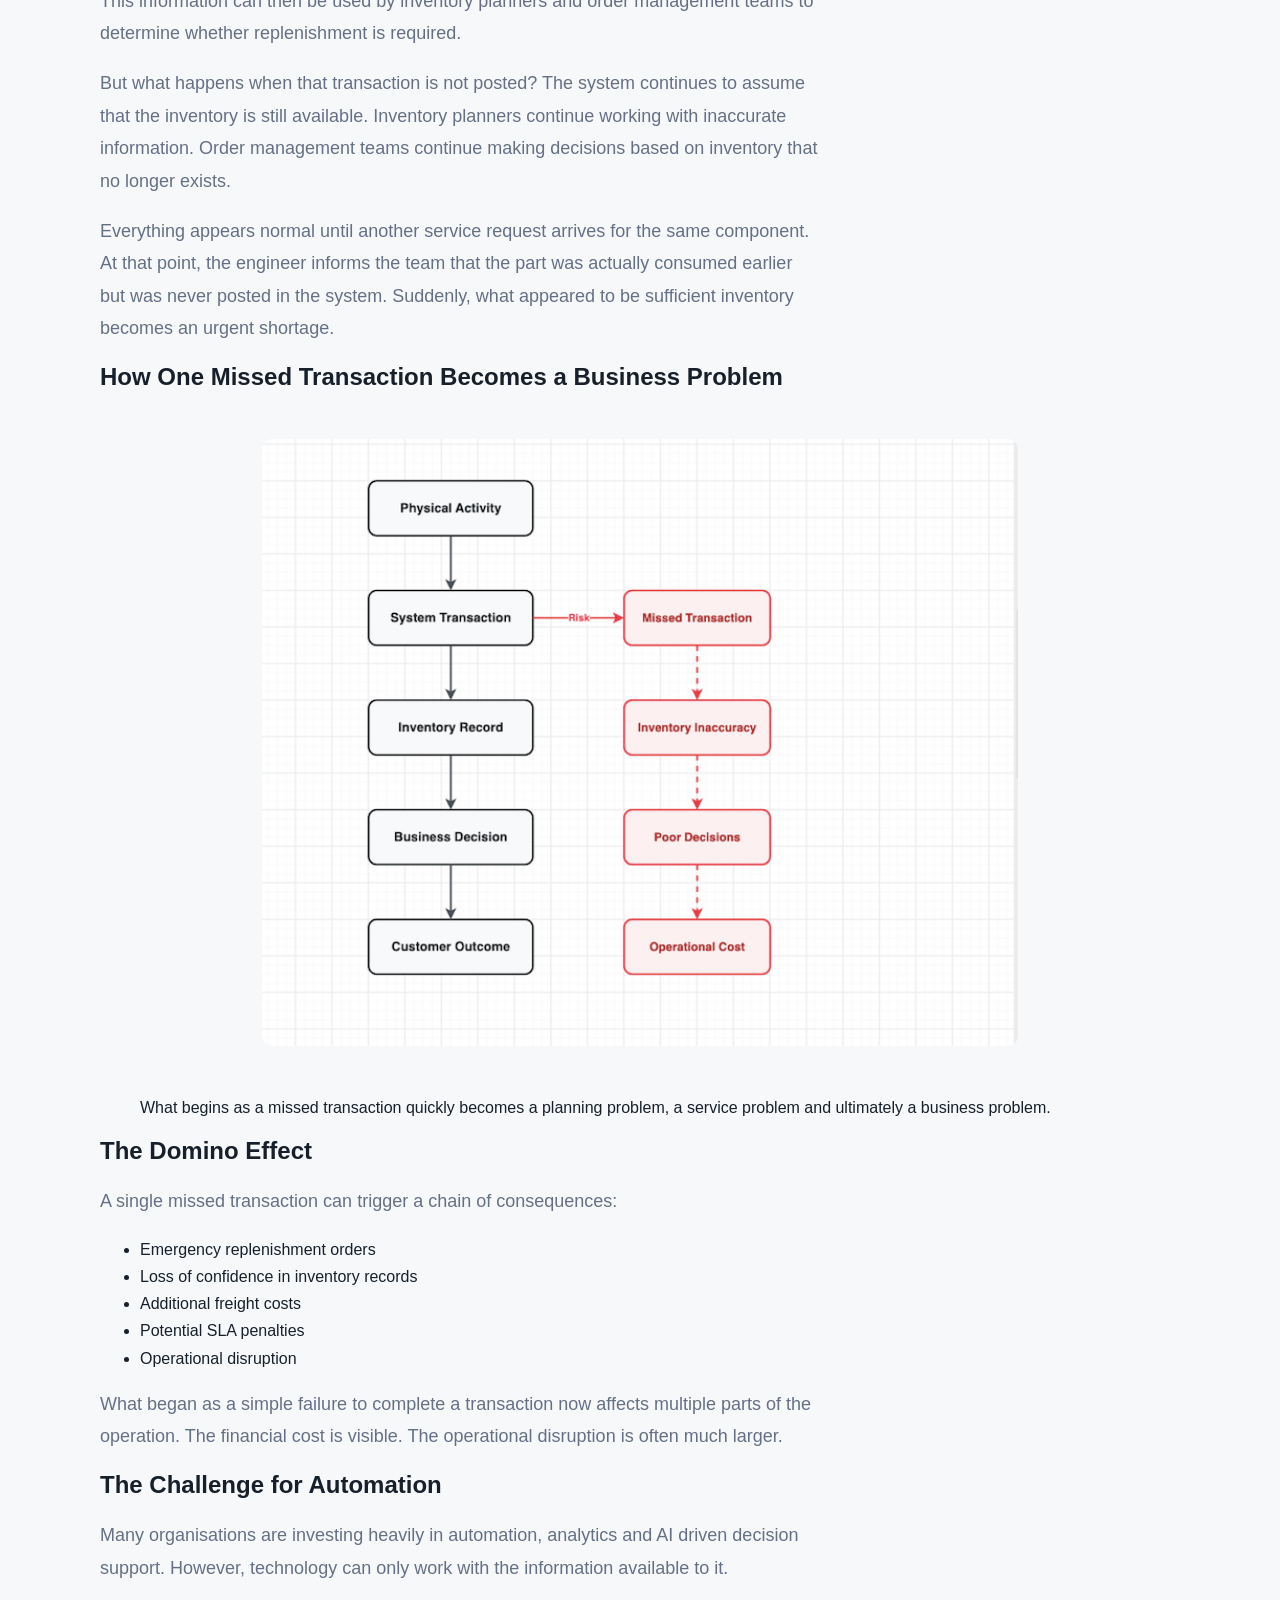
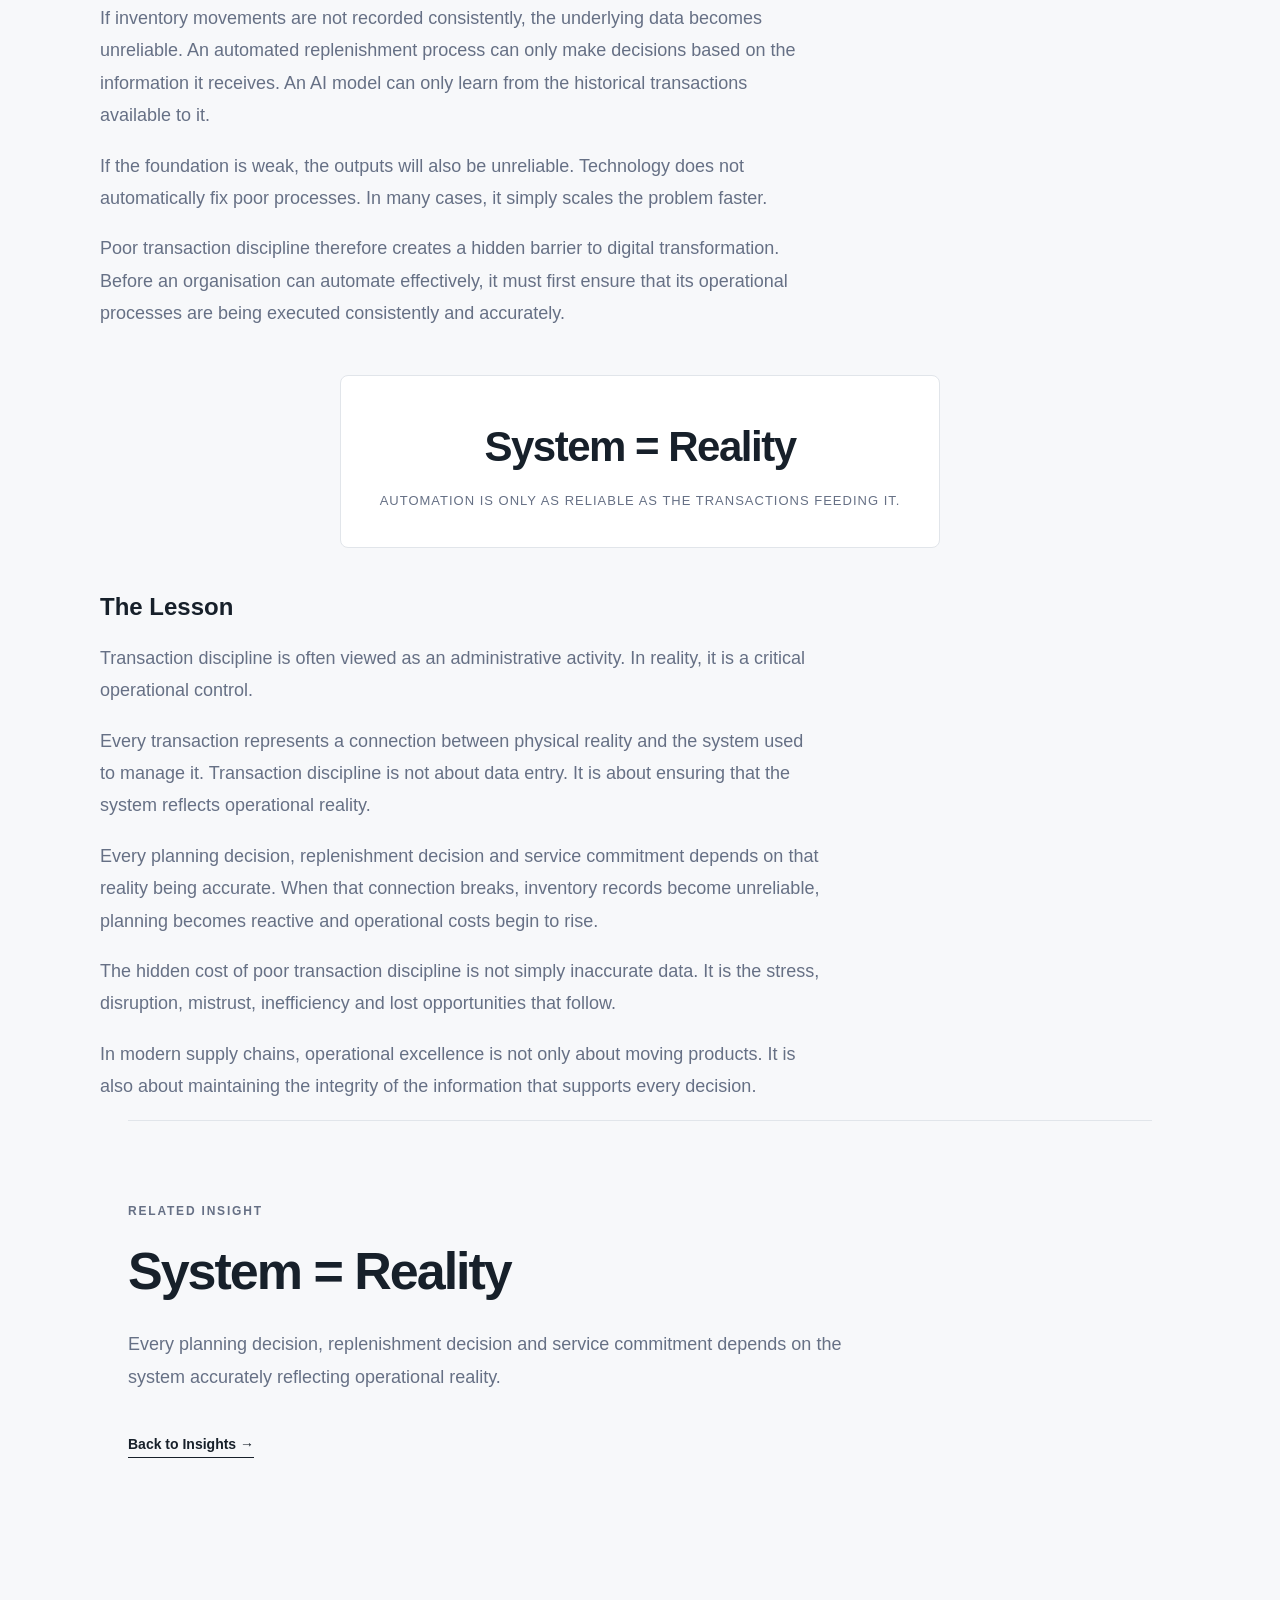
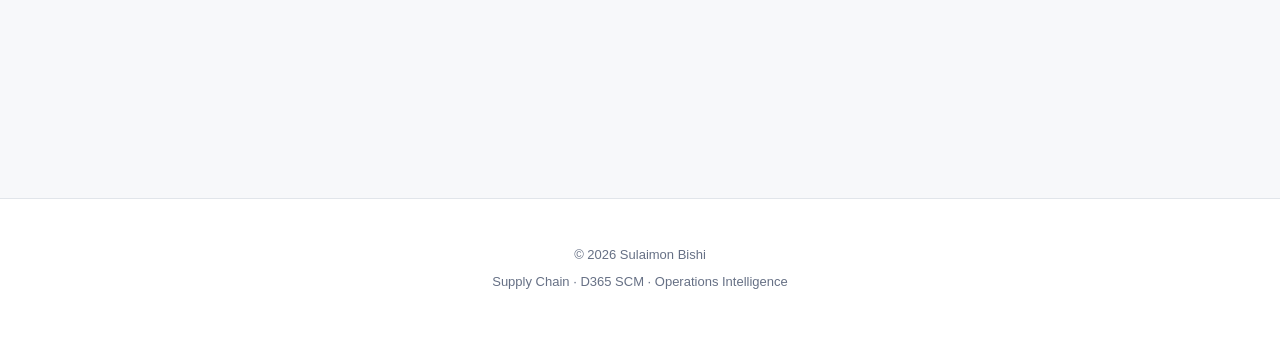
<file: hidden-cost-of-poor-transaction-discipline.html>
<!DOCTYPE html>
<html lang="en">

<head>

    <meta charset="UTF-8">

    <meta name="viewport"
          content="width=device-width, initial-scale=1.0">
    
    <title>
        The Hidden Cost of Poor Transaction Discipline | Sulaimon Bishi
    </title>

    <meta name="description"
          content="Dynamics 365 SCM Inventory Accuracy Recovery Case Study demonstrating inventory accuracy improvement from 87% to 98% using process controls, inventory transactions and Power BI analytics.">
    <link rel="stylesheet" href="style.css">

</head>


<body>

<header>

    <nav>

        <div class="logo">
            SULAIMON BISHI
        </div>

        <div class="navigation">

            <a href="index.html">Home</a>

            <a href="about.html">About</a>

            <a href="experience.html">Experience</a>

            <a href="projects.html">Projects</a>

            <a href="lab.html">Operations Lab</a>

            <a href="insights.html">Insights</a>

            <a href="contact.html">Contact</a>

        </div>

    </nav>

</header>


<main>

    <!-- ARTICLE INTRO -->

    <section class="page-hero">

        <p class="section-label">
            SUPPLY CHAIN INSIGHT
        </p>

        <h1>
            The Hidden Cost of Poor Transaction Discipline
        </h1>

        <p>
            Why missed transactions create inventory inaccuracies, operational disruption and barriers to automation.
        </p>

        <p>
            A single missed inventory transaction can trigger emergency shipments,
            inventory shortages, SLA risks, frustrated teams and unnecessary costs.
            Yet many organisations do not recognise the problem until the consequences begin to appear.
        </p>

        <p>
            When people talk about cost, the first thing that usually comes to mind is money.
            Financial cost is important, but some of the most damaging costs in an operation are not always visible on a balance sheet.
        </p>

        <p>
            They appear in the form of wasted time, operational stress, mistrust,
            duplicated effort, repetitive work and failed attempts at automation.
            These costs often sit in plain sight, yet many organisations underestimate their impact.
        </p>


        <h2>
            The Cost Nobody Measures
        </h2>

        <p>
            One of the most overlooked consequences of poor transaction discipline is the pressure it creates across an operation.
        </p>

        <p>
            Supply chain processes are highly interconnected. Every activity depends on another activity being completed correctly and on time.
            When a transaction is missed, delayed or recorded incorrectly, the impact rarely stops with the individual responsible for the task.
        </p>

        <p>
            Instead, the problem moves downstream and affects other teams that depend on that information.
            The result is often frustration, delays and unnecessary firefighting.
        </p>

        <p>
            Over time, the issue becomes bigger than inventory accuracy.
            It becomes a trust problem.
            Once people stop trusting the system, they begin creating their own versions of reality through spreadsheets, emails, phone calls and manual checks.
            The organisation now spends more time verifying information than acting on it.
        </p>


        <h2>
            A Real Supply Chain Example
        </h2>

        <p>
            Consider a typical field service supply chain supporting ATM operations.
            A field engineer receives a replacement component from the central warehouse and installs it during a service call.
        </p>

        <p>
            Once the component has been used, the engineer is expected to post the inventory consumption transaction in the system.
            That transaction serves an important purpose.
            It updates inventory records and signals that stock has been consumed.
        </p>

        <p>
            This information can then be used by inventory planners and order management teams to determine whether replenishment is required.
        </p>

        <p>
            But what happens when that transaction is not posted?
            The system continues to assume that the inventory is still available.
            Inventory planners continue working with inaccurate information.
            Order management teams continue making decisions based on inventory that no longer exists.
        </p>

        <p>
            Everything appears normal until another service request arrives for the same component.
            At that point, the engineer informs the team that the part was actually consumed earlier but was never posted in the system.
            Suddenly, what appeared to be sufficient inventory becomes an urgent shortage.
        </p>


        <h2>
            How One Missed Transaction Becomes a Business Problem
        </h2>

        <img
            src="transaction-discipline-diagram.png"
            alt="Transaction Discipline Flow"
            class="process-image">


        <blockquote>
            What begins as a missed transaction quickly becomes a planning problem,
            a service problem and ultimately a business problem.
        </blockquote>


        <h2>
            The Domino Effect
        </h2>

        <p>
            A single missed transaction can trigger a chain of consequences:
        </p>

        <ul>
            <li>Emergency replenishment orders</li>
            <li>Loss of confidence in inventory records</li>
            <li>Additional freight costs</li>
            <li>Potential SLA penalties</li>
            <li>Operational disruption</li>
        </ul>

        <p>
            What began as a simple failure to complete a transaction now affects multiple parts of the operation.
            The financial cost is visible.
            The operational disruption is often much larger.
        </p>


        <h2>
            The Challenge for Automation
        </h2>

        <p>
            Many organisations are investing heavily in automation, analytics and AI driven decision support.
            However, technology can only work with the information available to it.
        </p>

        <p>
            If inventory movements are not recorded consistently, the underlying data becomes unreliable.
            An automated replenishment process can only make decisions based on the information it receives.
            An AI model can only learn from the historical transactions available to it.
        </p>

        <p>
            If the foundation is weak, the outputs will also be unreliable.
            Technology does not automatically fix poor processes.
            In many cases, it simply scales the problem faster.
        </p>

        <p>
            Poor transaction discipline therefore creates a hidden barrier to digital transformation.
            Before an organisation can automate effectively, it must first ensure that its operational processes are being executed consistently and accurately.
        </p>


        <div class="article-highlight">

            <strong>
                System = Reality
            </strong>

            <span>
                Automation is only as reliable as the transactions feeding it.
            </span>

        </div>


        <h2>
            The Lesson
        </h2>

        <p>
            Transaction discipline is often viewed as an administrative activity.
            In reality, it is a critical operational control.
        </p>

        <p>
            Every transaction represents a connection between physical reality and the system used to manage it.
            Transaction discipline is not about data entry.
            It is about ensuring that the system reflects operational reality.
        </p>

        <p>
            Every planning decision, replenishment decision and service commitment depends on that reality being accurate.
            When that connection breaks, inventory records become unreliable,
            planning becomes reactive and operational costs begin to rise.
        </p>

        <p>
            The hidden cost of poor transaction discipline is not simply inaccurate data.
            It is the stress, disruption, mistrust, inefficiency and lost opportunities that follow.
        </p>

        <p>
            In modern supply chains, operational excellence is not only about moving products.
            It is also about maintaining the integrity of the information that supports every decision.
        </p>

    </article>


    <section class="featured">

        <p class="section-label">
            RELATED INSIGHT
        </p>

        <h2>
            System = Reality
        </h2>

        <p>
            Every planning decision, replenishment decision and service commitment depends on the system accurately reflecting operational reality.
        </p>

        <a href="insights.html" class="text-link">
            Back to Insights →
        </a>

    </section>

</main>

<footer>

    <p>
        © 2026 Sulaimon Bishi
    </p>

    <p>
        Supply Chain · D365 SCM · Operations Intelligence
    </p>

</footer>


</body>

</html>
</file>
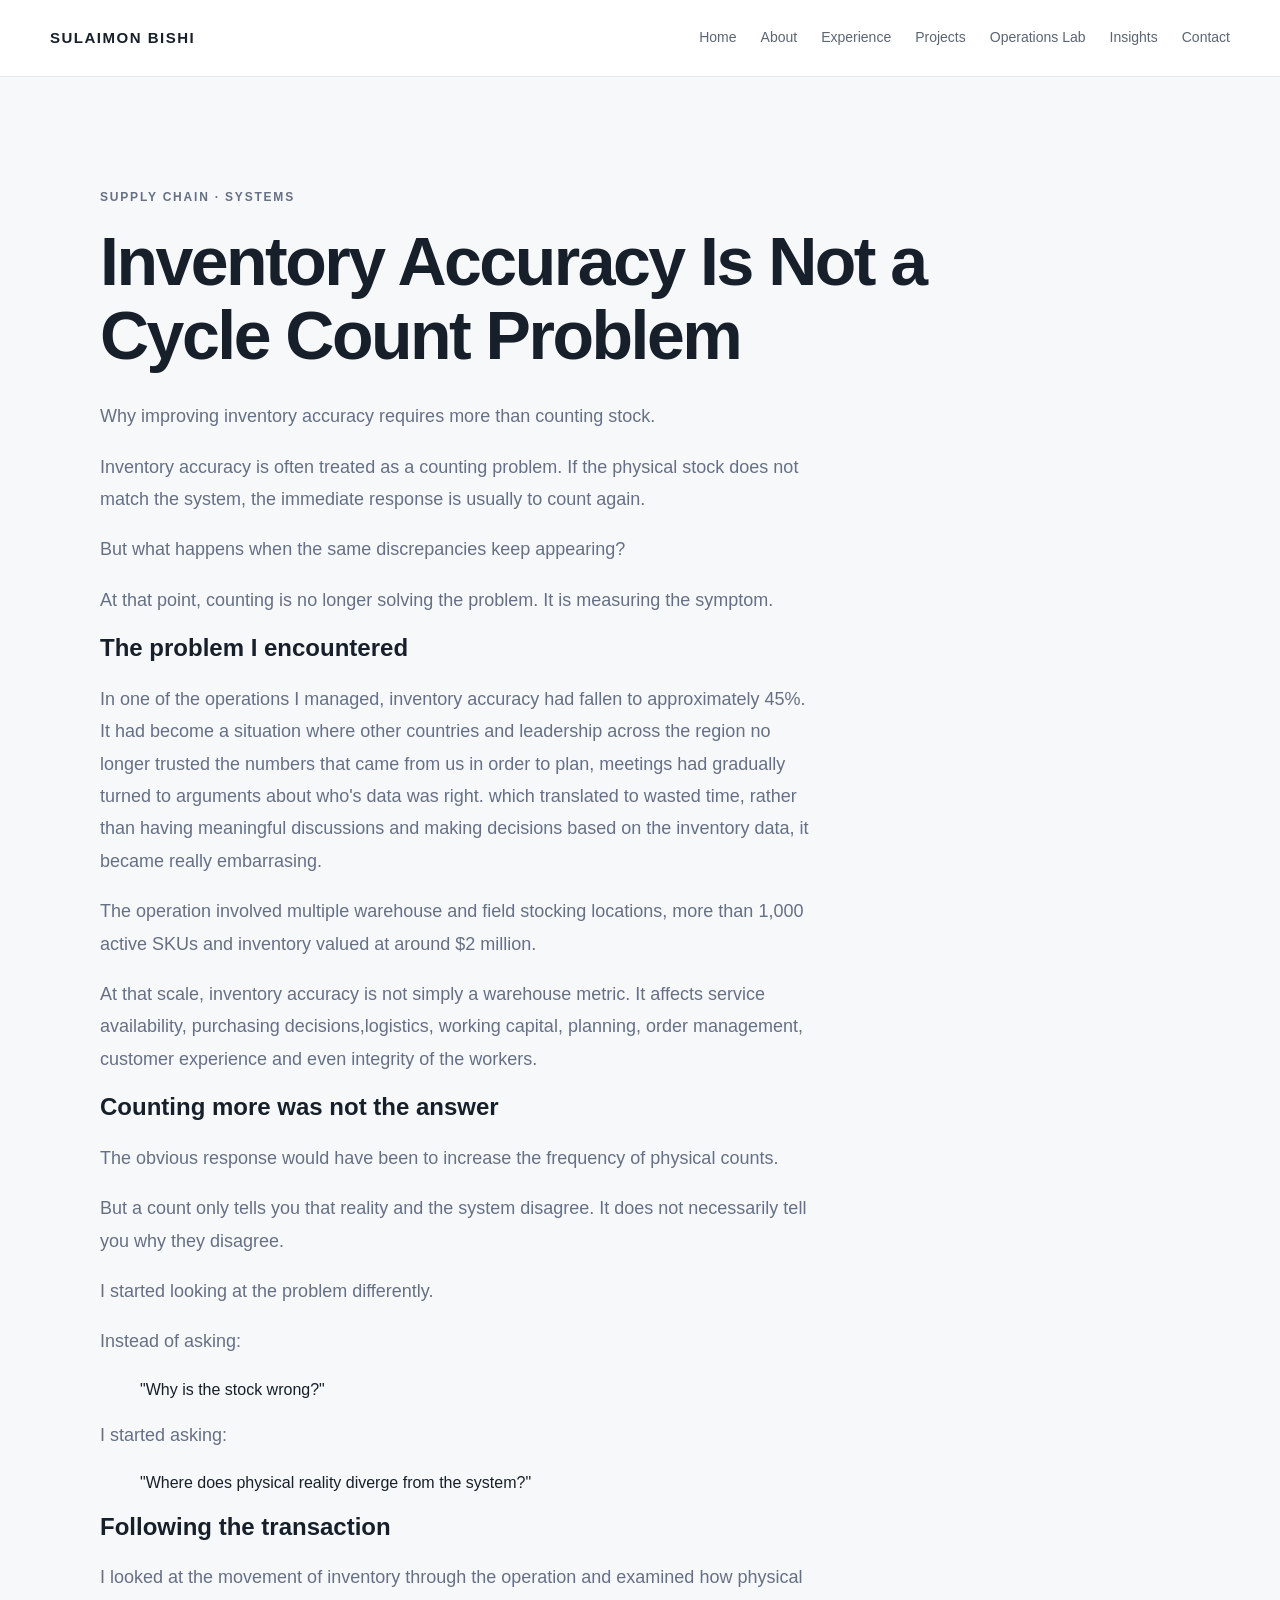
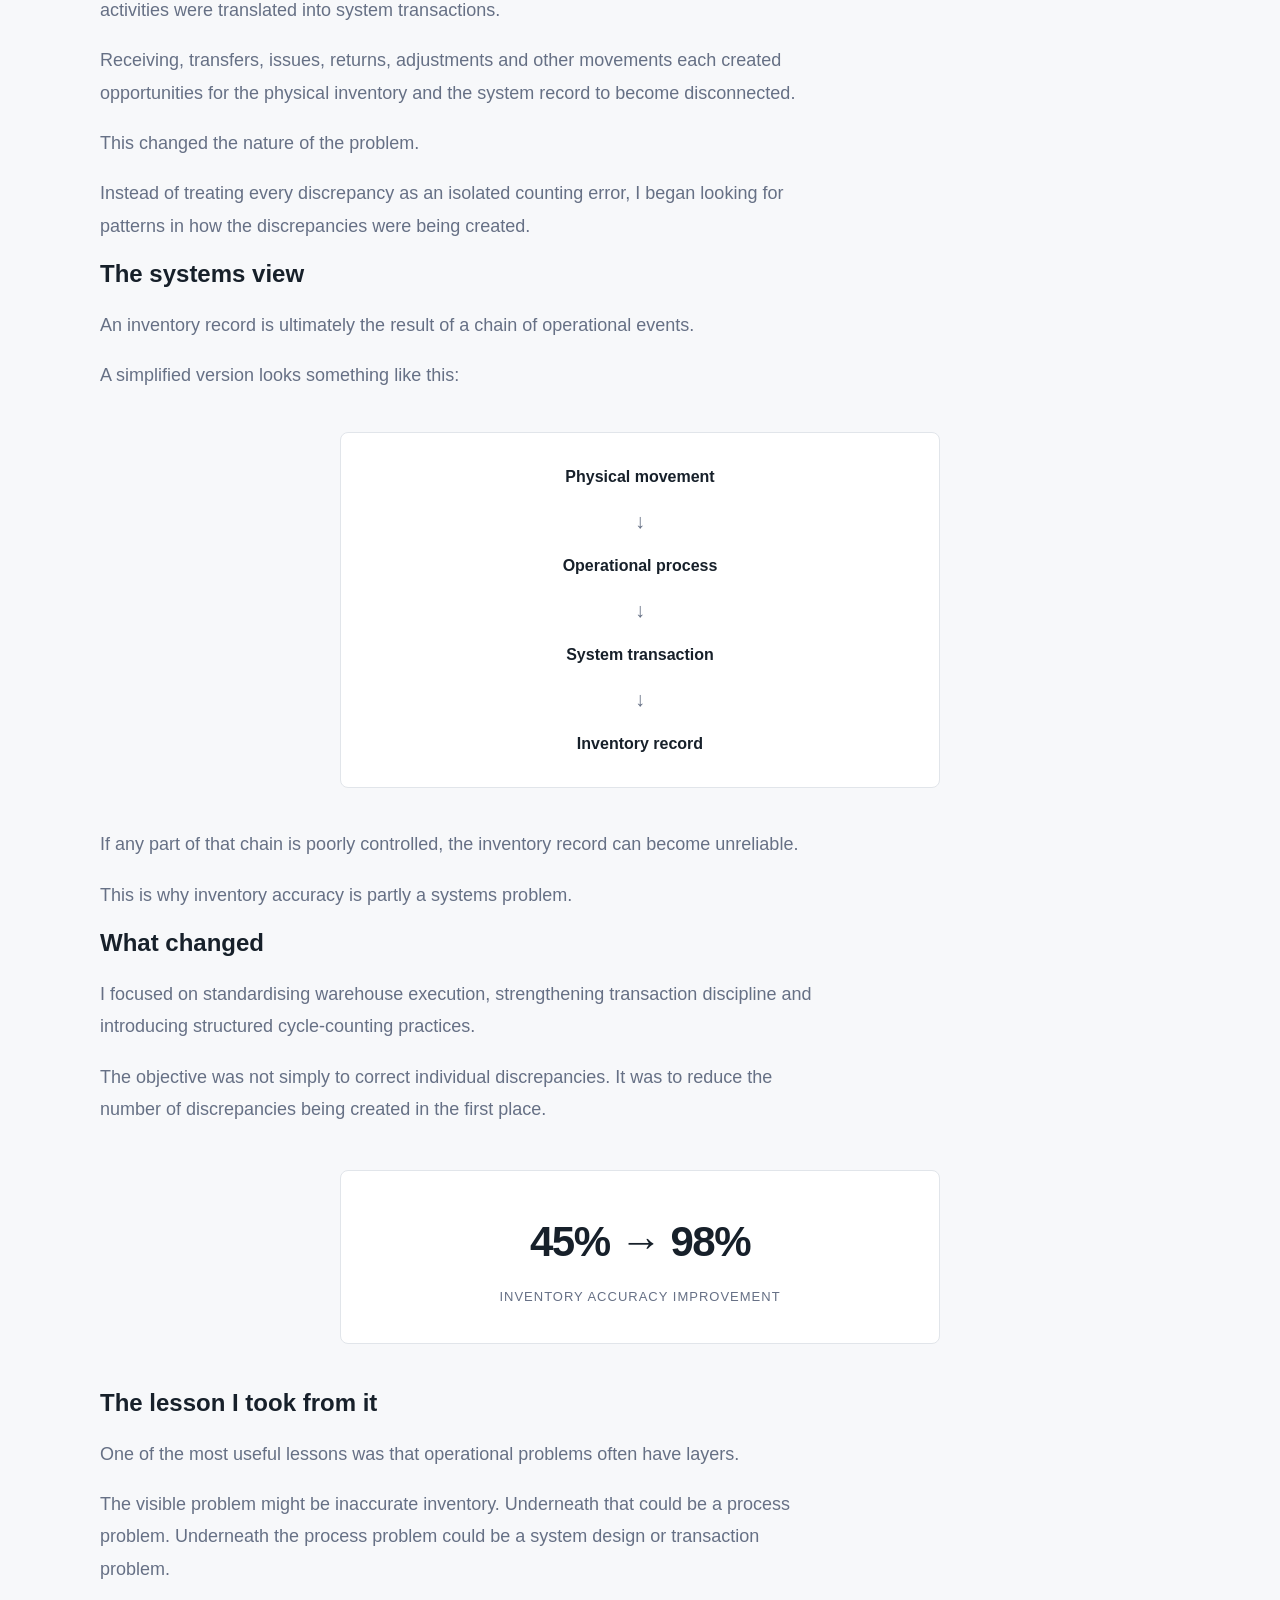
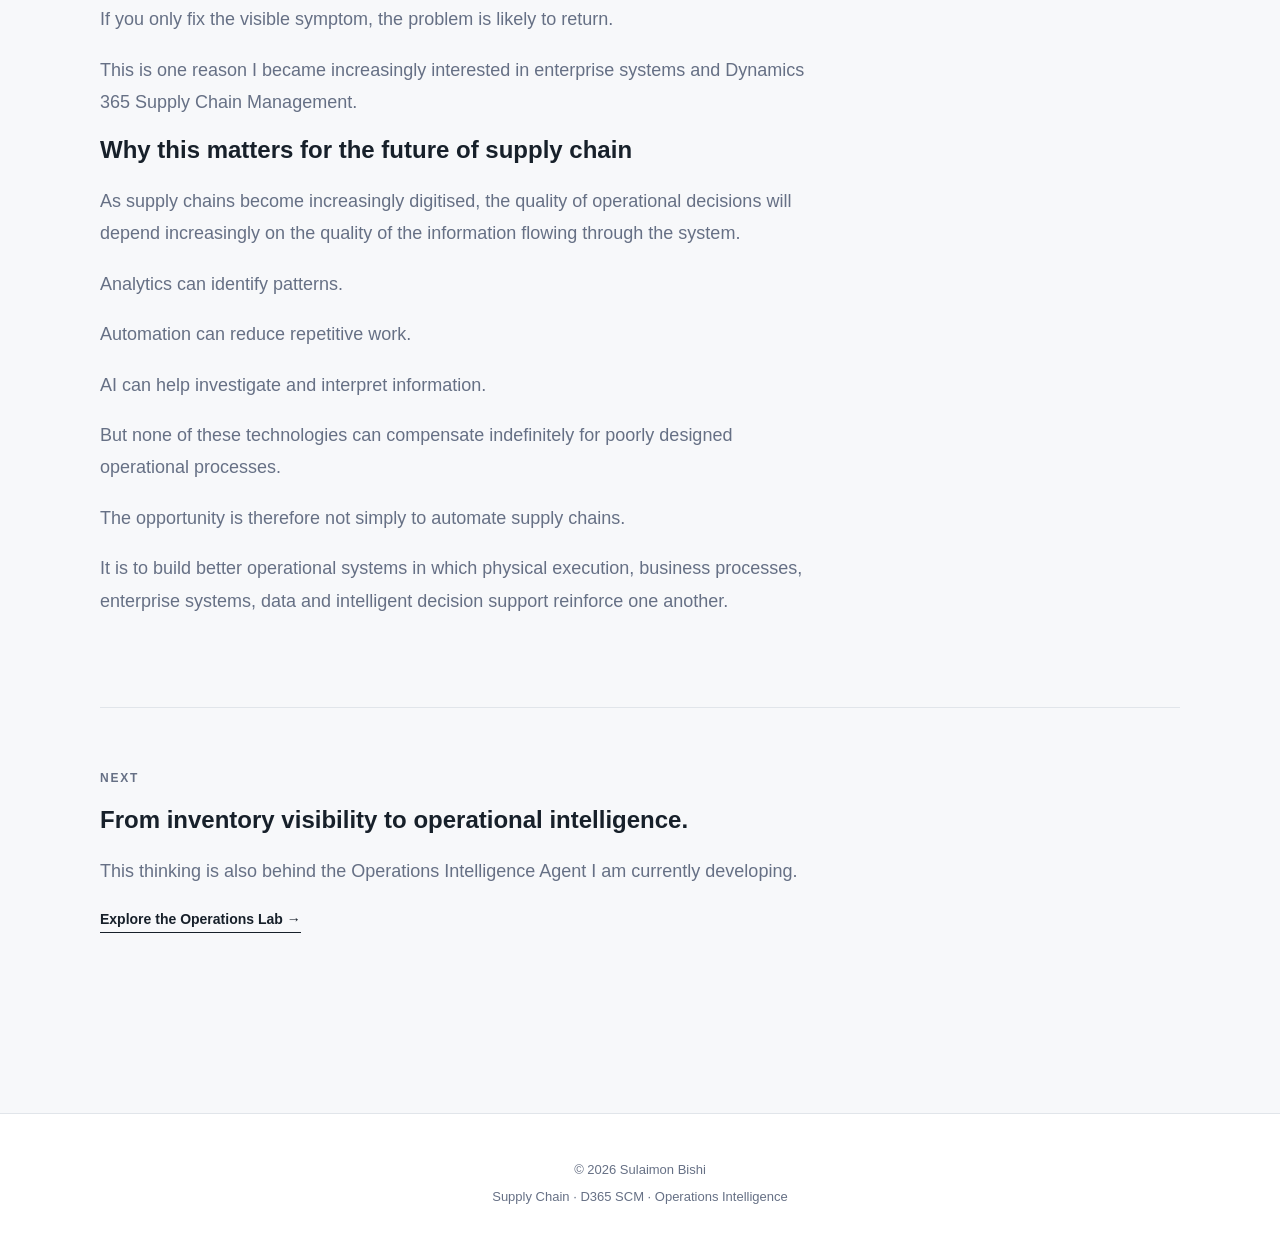
<file: insight-inventory-accuracy.html>
<!DOCTYPE html>
<html lang="en">

<head>

    <meta charset="UTF-8">

    <meta name="viewport"
          content="width=device-width, initial-scale=1.0">

    <title>
        Inventory Accuracy Is Not a Cycle Count Problem | Sulaimon Bishi
    </title>

    <meta name="description"
          content="Why inventory accuracy is often a systems and process problem rather than simply a counting problem. Lessons from improving inventory accuracy from 45% to 98%.">

    <link rel="stylesheet" href="style.css">

</head>


<body>

<header>

    <nav>

        <div class="logo">
            SULAIMON BISHI
        </div>

        <div class="navigation">

            <a href="index.html">Home</a>

            <a href="about.html">About</a>

            <a href="experience.html">Experience</a>

            <a href="projects.html">Projects</a>

            <a href="lab.html">Operations Lab</a>

            <a href="insights.html">Insights</a>

            <a href="contact.html">Contact</a>

        </div>

    </nav>

</header>


<main>


    <!-- ARTICLE INTRO -->

    <section class="page-hero">

        <p class="section-label">
            SUPPLY CHAIN · SYSTEMS
        </p>

        <h1>
            Inventory Accuracy Is Not a Cycle Count Problem
        </h1>

        <p>
            Why improving inventory accuracy requires more than
            counting stock.
        </p>
        <p>
            Inventory accuracy is often treated as a counting problem.
            If the physical stock does not match the system, the
            immediate response is usually to count again.
        </p>

        <p>
            But what happens when the same discrepancies keep
            appearing?
        </p>

        <p>
            At that point, counting is no longer solving the problem.
            It is measuring the symptom.
        </p>


        <h2>
            The problem I encountered
        </h2>


        <p>
            In one of the operations I managed, inventory accuracy had fallen to approximately
            45%. It had become a situation where other countries and leadership across the region no 
            longer trusted the numbers that came from us in order to plan, 
            meetings had gradually turned to arguments about who's data was right.
            which translated to wasted time, rather than having meaningful discussions 
            and making decisions based on the inventory data, it became really embarrasing.
        </p>


        <p>
            The operation involved multiple warehouse and field
            stocking locations, more than 1,000 active SKUs and
            inventory valued at around $2 million.
        </p>


        <p>
            At that scale, inventory accuracy is not simply a
            warehouse metric. It affects service availability,
            purchasing decisions,logistics, working capital,
            planning, order management, customer experience and 
            even integrity of the workers.
        </p>


        <h2>
            Counting more was not the answer
        </h2>


        <p>
            The obvious response would have been to increase the
            frequency of physical counts.
        </p>


        <p>
            But a count only tells you that reality and the system
            disagree. It does not necessarily tell you why they
            disagree.
        </p>


        <p>
            I started looking at the problem differently.
        </p>


        <p>
            Instead of asking:
        </p>


        <blockquote>
            "Why is the stock wrong?"
        </blockquote>


        <p>
            I started asking:
        </p>


        <blockquote>
            "Where does physical reality diverge from the system?"
        </blockquote>


        <h2>
            Following the transaction
        </h2>


        <p>
            I looked at the movement of inventory through the
            operation and examined how physical activities were
            translated into system transactions.
        </p>


        <p>
            Receiving, transfers, issues, returns, adjustments and
            other movements each created opportunities for the
            physical inventory and the system record to become
            disconnected.
        </p>


        <p>
            This changed the nature of the problem.
        </p>


        <p>
            Instead of treating every discrepancy as an isolated
            counting error, I began looking for patterns in how the
            discrepancies were being created.
        </p>


        <h2>
            The systems view
        </h2>


        <p>
            An inventory record is ultimately the result of a chain
            of operational events.
        </p>


        <p>
            A simplified version looks something like this:
        </p>


        <div class="article-diagram">

            <strong>
                Physical movement
            </strong>

            <span>↓</span>

            <strong>
                Operational process
            </strong>

            <span>↓</span>

            <strong>
                System transaction
            </strong>

            <span>↓</span>

            <strong>
                Inventory record
            </strong>

        </div>


        <p>
            If any part of that chain is poorly controlled, the
            inventory record can become unreliable.
        </p>


        <p>
            This is why inventory accuracy is partly a systems
            problem.
        </p>


        <h2>
            What changed
        </h2>


        <p>
            I focused on standardising warehouse execution,
            strengthening transaction discipline and introducing
            structured cycle-counting practices.
        </p>


        <p>
            The objective was not simply to correct individual
            discrepancies. It was to reduce the number of
            discrepancies being created in the first place.
        </p>


        <div class="article-highlight">

            <strong>
                45% → 98%
            </strong>

            <span>
                Inventory accuracy improvement
            </span>

        </div>


        <h2>
            The lesson I took from it
        </h2>


        <p>
            One of the most useful lessons was that operational
            problems often have layers.
        </p>


        <p>
            The visible problem might be inaccurate inventory.
            Underneath that could be a process problem. Underneath
            the process problem could be a system design or
            transaction problem.
        </p>


        <p>
            If you only fix the visible symptom, the problem is likely
            to return.
        </p>


        <p>
            This is one reason I became increasingly interested in
            enterprise systems and Dynamics 365 Supply Chain
            Management.
        </p>


        <h2>
            Why this matters for the future of supply chain
        </h2>


        <p>
            As supply chains become increasingly digitised, the
            quality of operational decisions will depend increasingly
            on the quality of the information flowing through the
            system.
        </p>


        <p>
            Analytics can identify patterns.
        </p>


        <p>
            Automation can reduce repetitive work.
        </p>


        <p>
            AI can help investigate and interpret information.
        </p>


        <p>
            But none of these technologies can compensate indefinitely
            for poorly designed operational processes.
        </p>


        <p>
            The opportunity is therefore not simply to automate
            supply chains.
        </p>


        <p>
            It is to build better operational systems in which
            physical execution, business processes, enterprise
            systems, data and intelligent decision support reinforce
            one another.
        </p>


        <div class="article-footer">

            <p class="section-label">
                NEXT
            </p>

            <h2>
                From inventory visibility to operational intelligence.
            </h2>

            <p>
                This thinking is also behind the Operations Intelligence
                Agent I am currently developing.
            </p>

            <a href="lab.html" class="text-link">
                Explore the Operations Lab →
            </a>

        </div>


    </article>


</main>


<footer>

    <p>
        © 2026 Sulaimon Bishi
    </p>

    <p>
        Supply Chain · D365 SCM · Operations Intelligence
    </p>

</footer>


</body>

</html>
</file>
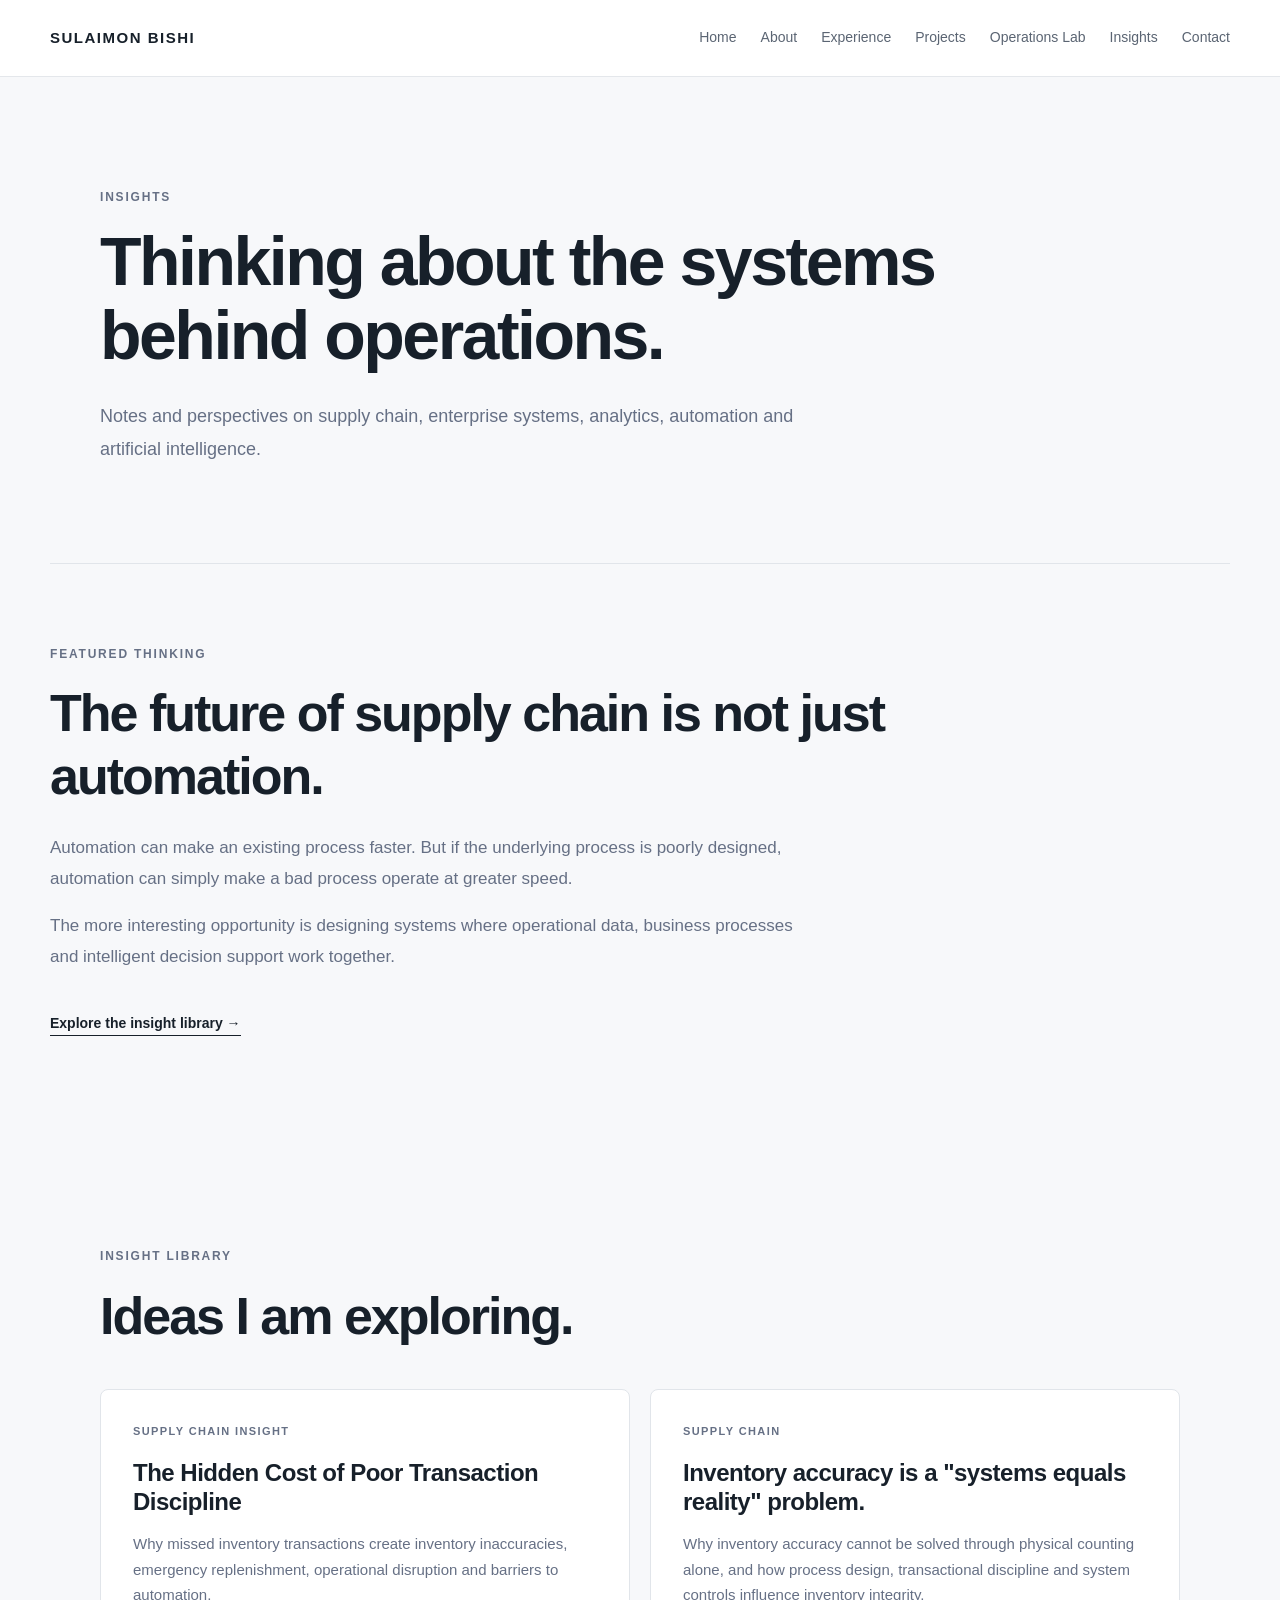
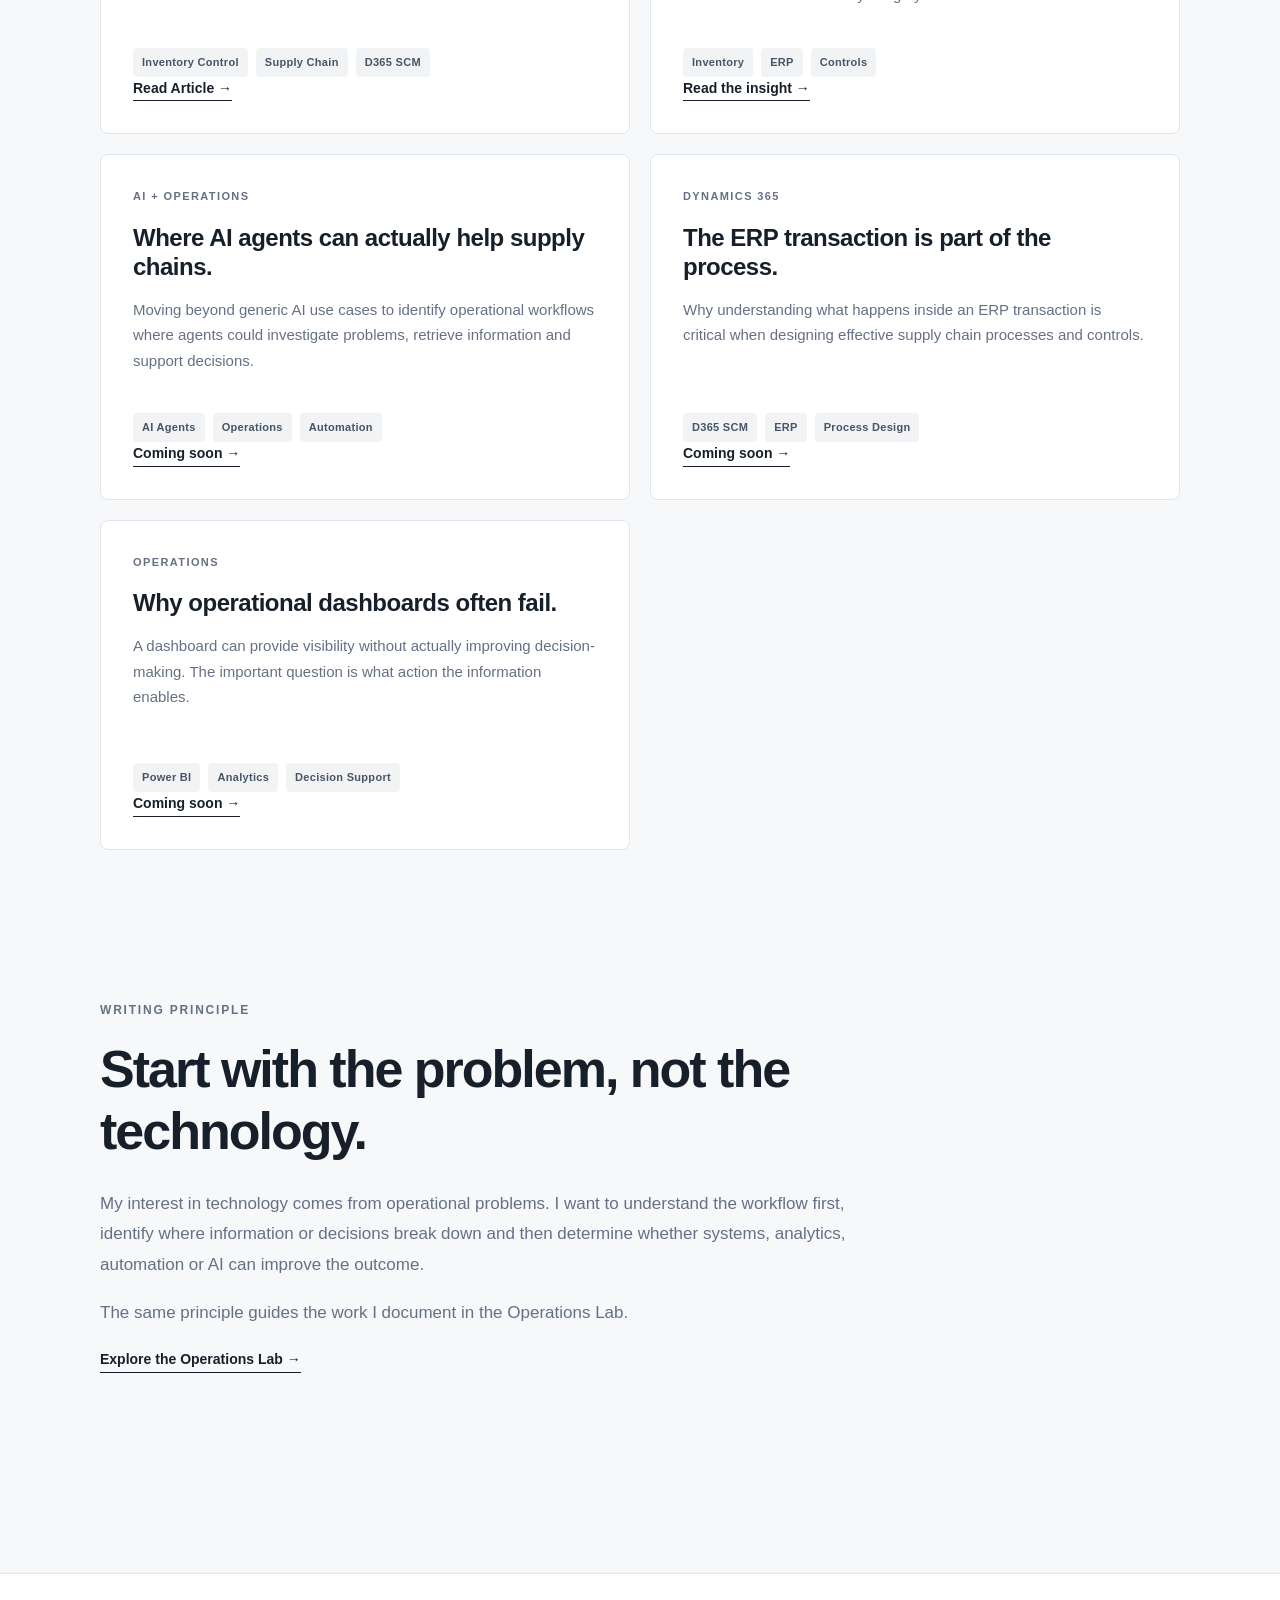
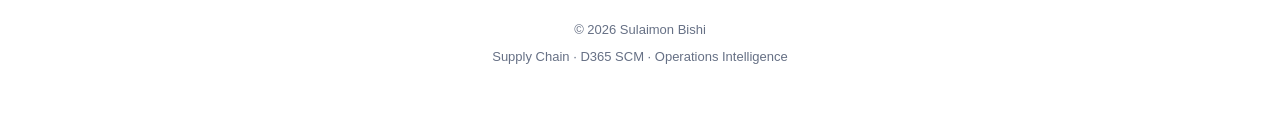
<file: insights.html>
<!DOCTYPE html>
<html lang="en">

<head>

    <meta charset="UTF-8">

    <meta name="viewport"
          content="width=device-width, initial-scale=1.0">

   <title>Insights | Supply Chain, ERP, Analytics & AI</title>

    <meta name="description"
          content="Insights from Sulaimon Bishi on supply chain, operations, enterprise systems, analytics and AI.">

    <link rel="stylesheet" href="style.css">

</head>


<body>

<header>

    <nav>

        <div class="logo">
            SULAIMON BISHI
        </div>

        <div class="navigation">

            <a href="index.html">Home</a>

            <a href="about.html">About</a>

            <a href="experience.html">Experience</a>

            <a href="projects.html">Projects</a>

            <a href="lab.html">Operations Lab</a>

            <a href="insights.html">Insights</a>

            <a href="contact.html">Contact</a>

        </div>

    </nav>

</header>


<main>


    <!-- PAGE INTRO -->

    <section class="page-hero">

        <p class="section-label">
            INSIGHTS
        </p>

        <h1>
            Thinking about the systems behind operations.
        </h1>

        <p>
            Notes and perspectives on supply chain, enterprise
            systems, analytics, automation and artificial
            intelligence.
        </p>

    </section>


    <!-- FEATURED INSIGHT -->

    <section class="featured">

        <p class="section-label">
            FEATURED THINKING
        </p>

        <h2>
            The future of supply chain is not just automation.
        </h2>

        <p>
            Automation can make an existing process faster. But if
            the underlying process is poorly designed, automation can
            simply make a bad process operate at greater speed.
        </p>

        <p>
            The more interesting opportunity is designing systems
            where operational data, business processes and intelligent
            decision support work together.
        </p>

        <a href="#insight-library" class="text-link">
            Explore the insight library →
        </a>

    </section>


    <!-- INSIGHT LIBRARY -->

    <section
        class="content-section"
        id="insight-library">

        <p class="section-label">
            INSIGHT LIBRARY
        </p>

        <h2>
            Ideas I am exploring.
        </h2>


        <div class="project-grid">


            <!-- INSIGHT 1 -->
        <article class="project-card">
        
            <span class="project-status">
                SUPPLY CHAIN INSIGHT
            </span>
        
            <h3>
                The Hidden Cost of Poor Transaction Discipline
            </h3>
        
            <p>
                Why missed inventory transactions create inventory inaccuracies,
                emergency replenishment, operational disruption and barriers
                to automation.
            </p>
        
            <div class="project-tags">
        
                <span>Inventory Control</span>
        
                <span>Supply Chain</span>
        
                <span>D365 SCM</span>
        
            </div>
        
            <a
                href="hidden-cost-of-poor-transaction-discipline.html"
                class="text-link">
        
                Read Article →
        
            </a>

</article>
            <article class="project-card">

                <span class="project-status">
                    SUPPLY CHAIN
                </span>

                <h3>
                    Inventory accuracy is a "systems equals reality" problem.
                </h3>

                <p>
                    Why inventory accuracy cannot be solved through
                    physical counting alone, and how process design,
                    transactional discipline and system controls
                    influence inventory integrity.
                </p>

                <div class="project-tags">

                    <span>
                        Inventory
                    </span>

                    <span>
                        ERP
                    </span>

                    <span>
                        Controls
                    </span>

                </div>

                <a href="insight-inventory-accuracy.html"
   class="text-link">

    Read the insight →

</a>

            </article>


            <!-- INSIGHT 2 -->

            <article class="project-card">

                <span class="project-status">
                    AI + OPERATIONS
                </span>

                <h3>
                    Where AI agents can actually help supply chains.
                </h3>

                <p>
                    Moving beyond generic AI use cases to identify
                    operational workflows where agents could
                    investigate problems, retrieve information and
                    support decisions.
                </p>

                <div class="project-tags">

                    <span>
                        AI Agents
                    </span>

                    <span>
                        Operations
                    </span>

                    <span>
                        Automation
                    </span>

                </div>

                <span class="text-link">
                    Coming soon →
                </span>

            </article>


            <!-- INSIGHT 3 -->

            <article class="project-card">

                <span class="project-status">
                    DYNAMICS 365
                </span>

                <h3>
                    The ERP transaction is part of the process.
                </h3>

                <p>
                    Why understanding what happens inside an ERP
                    transaction is critical when designing effective
                    supply chain processes and controls.
                </p>

                <div class="project-tags">

                    <span>
                        D365 SCM
                    </span>

                    <span>
                        ERP
                    </span>

                    <span>
                        Process Design
                    </span>

                </div>

                <span class="text-link">
                    Coming soon →
                </span>

            </article>


            <!-- INSIGHT 4 -->

            <article class="project-card">

                <span class="project-status">
                    OPERATIONS
                </span>

                <h3>
                    Why operational dashboards often fail.
                </h3>

                <p>
                    A dashboard can provide visibility without
                    actually improving decision-making. The important
                    question is what action the information enables.
                </p>

                <div class="project-tags">

                    <span>
                        Power BI
                    </span>

                    <span>
                        Analytics
                    </span>

                    <span>
                        Decision Support
                    </span>

                </div>

                <span class="text-link">
                    Coming soon →
                </span>

            </article>


        </div>

    </section>


    <!-- WRITING DIRECTION -->

    <section class="content-section">

        <p class="section-label">
            WRITING PRINCIPLE
        </p>

        <h2>
            Start with the problem, not the technology.
        </h2>

        <p>
            My interest in technology comes from operational problems.
            I want to understand the workflow first, identify where
            information or decisions break down and then determine
            whether systems, analytics, automation or AI can improve
            the outcome.
        </p>

        <p>
            The same principle guides the work I document in the
            Operations Lab.
        </p>

        <a href="lab.html" class="text-link">
            Explore the Operations Lab →
        </a>

    </section>


</main>


<footer>

    <p>
        © 2026 Sulaimon Bishi
    </p>

    <p>
        Supply Chain · D365 SCM · Operations Intelligence
    </p>

</footer>


</body>

</html>
</file>
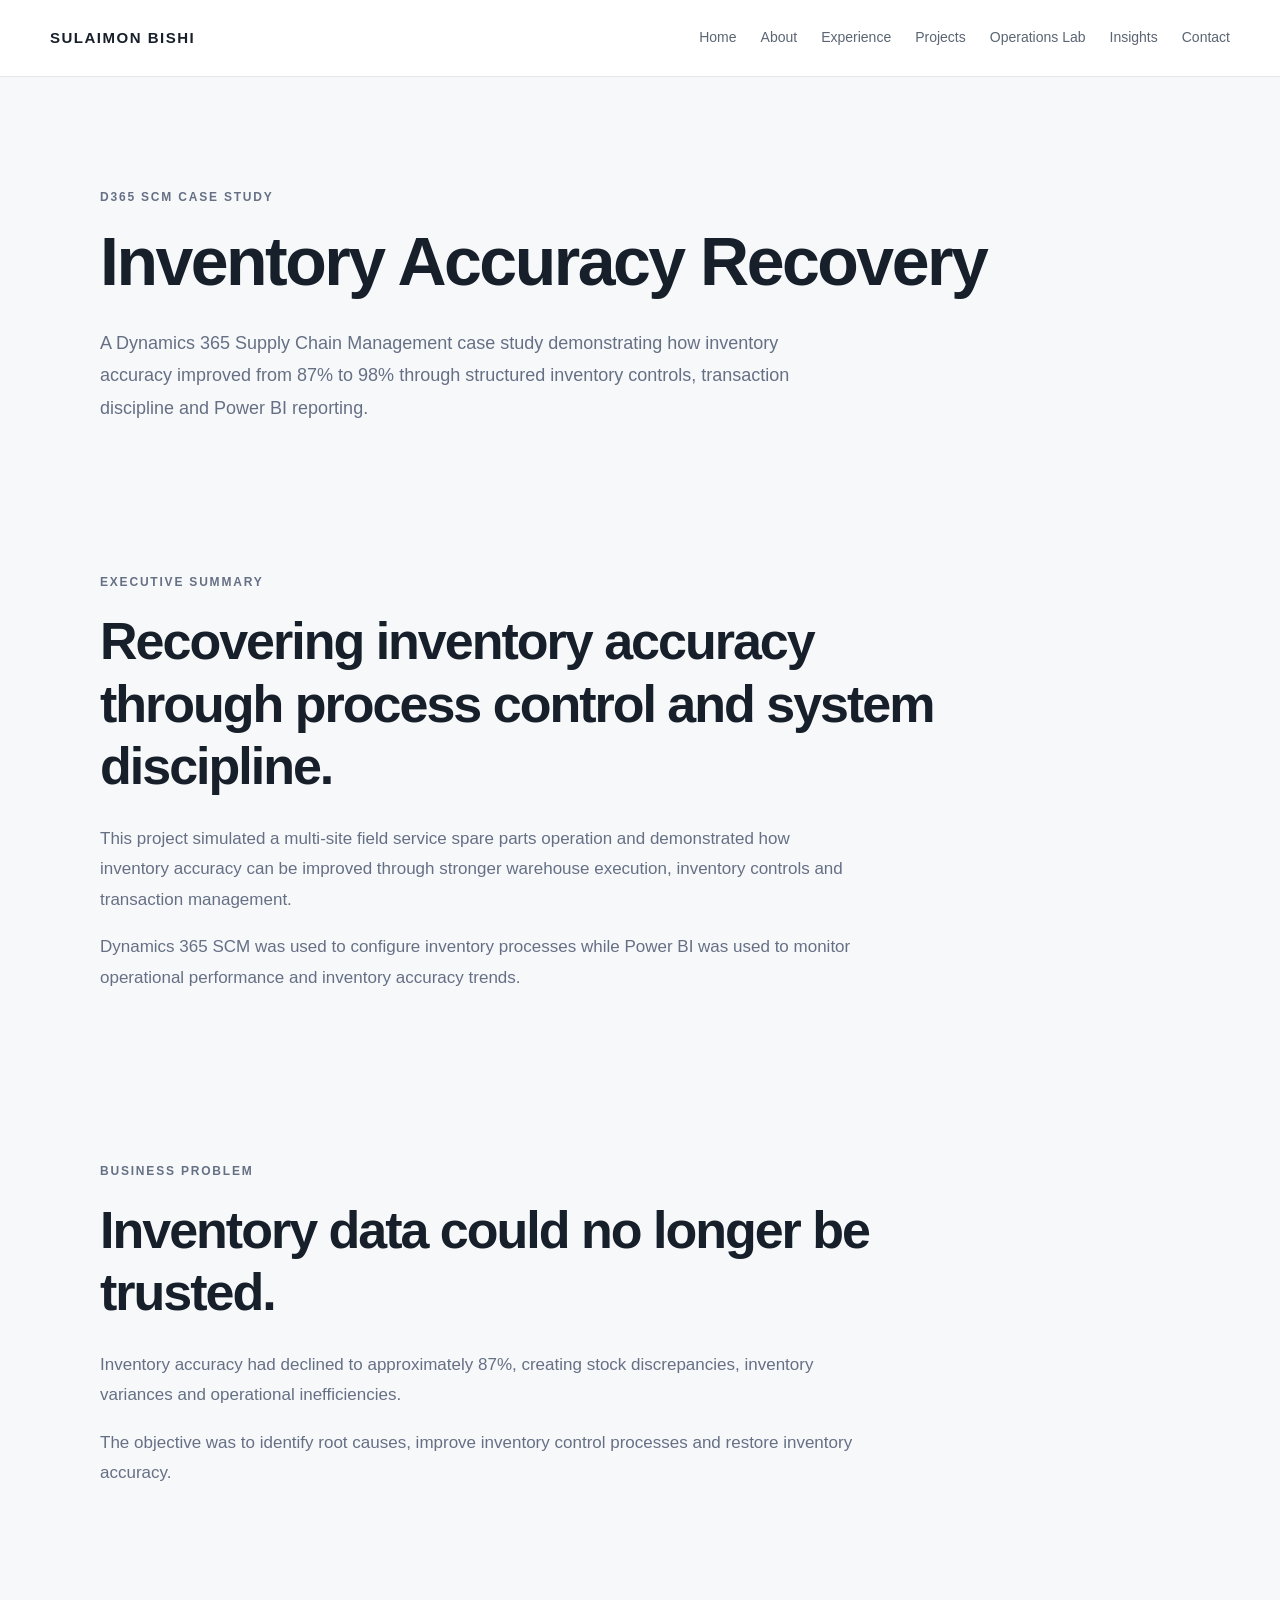
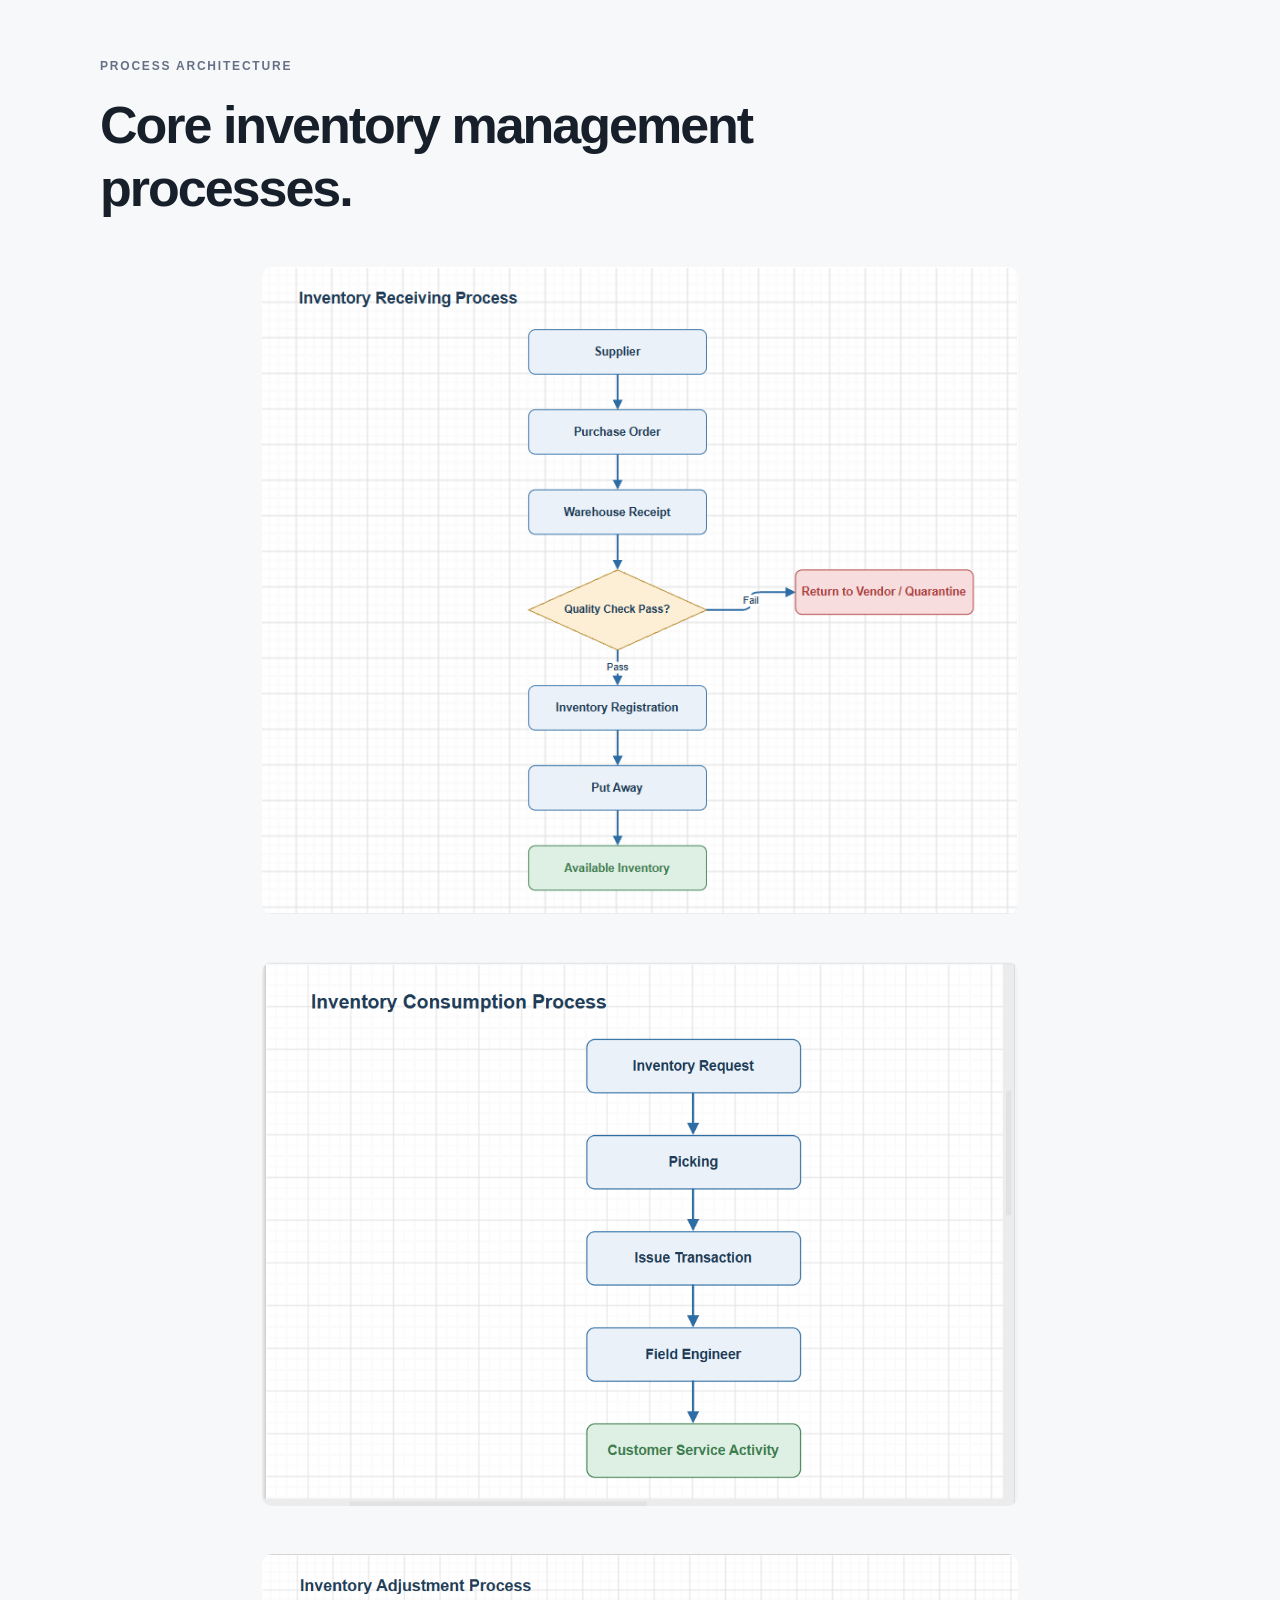
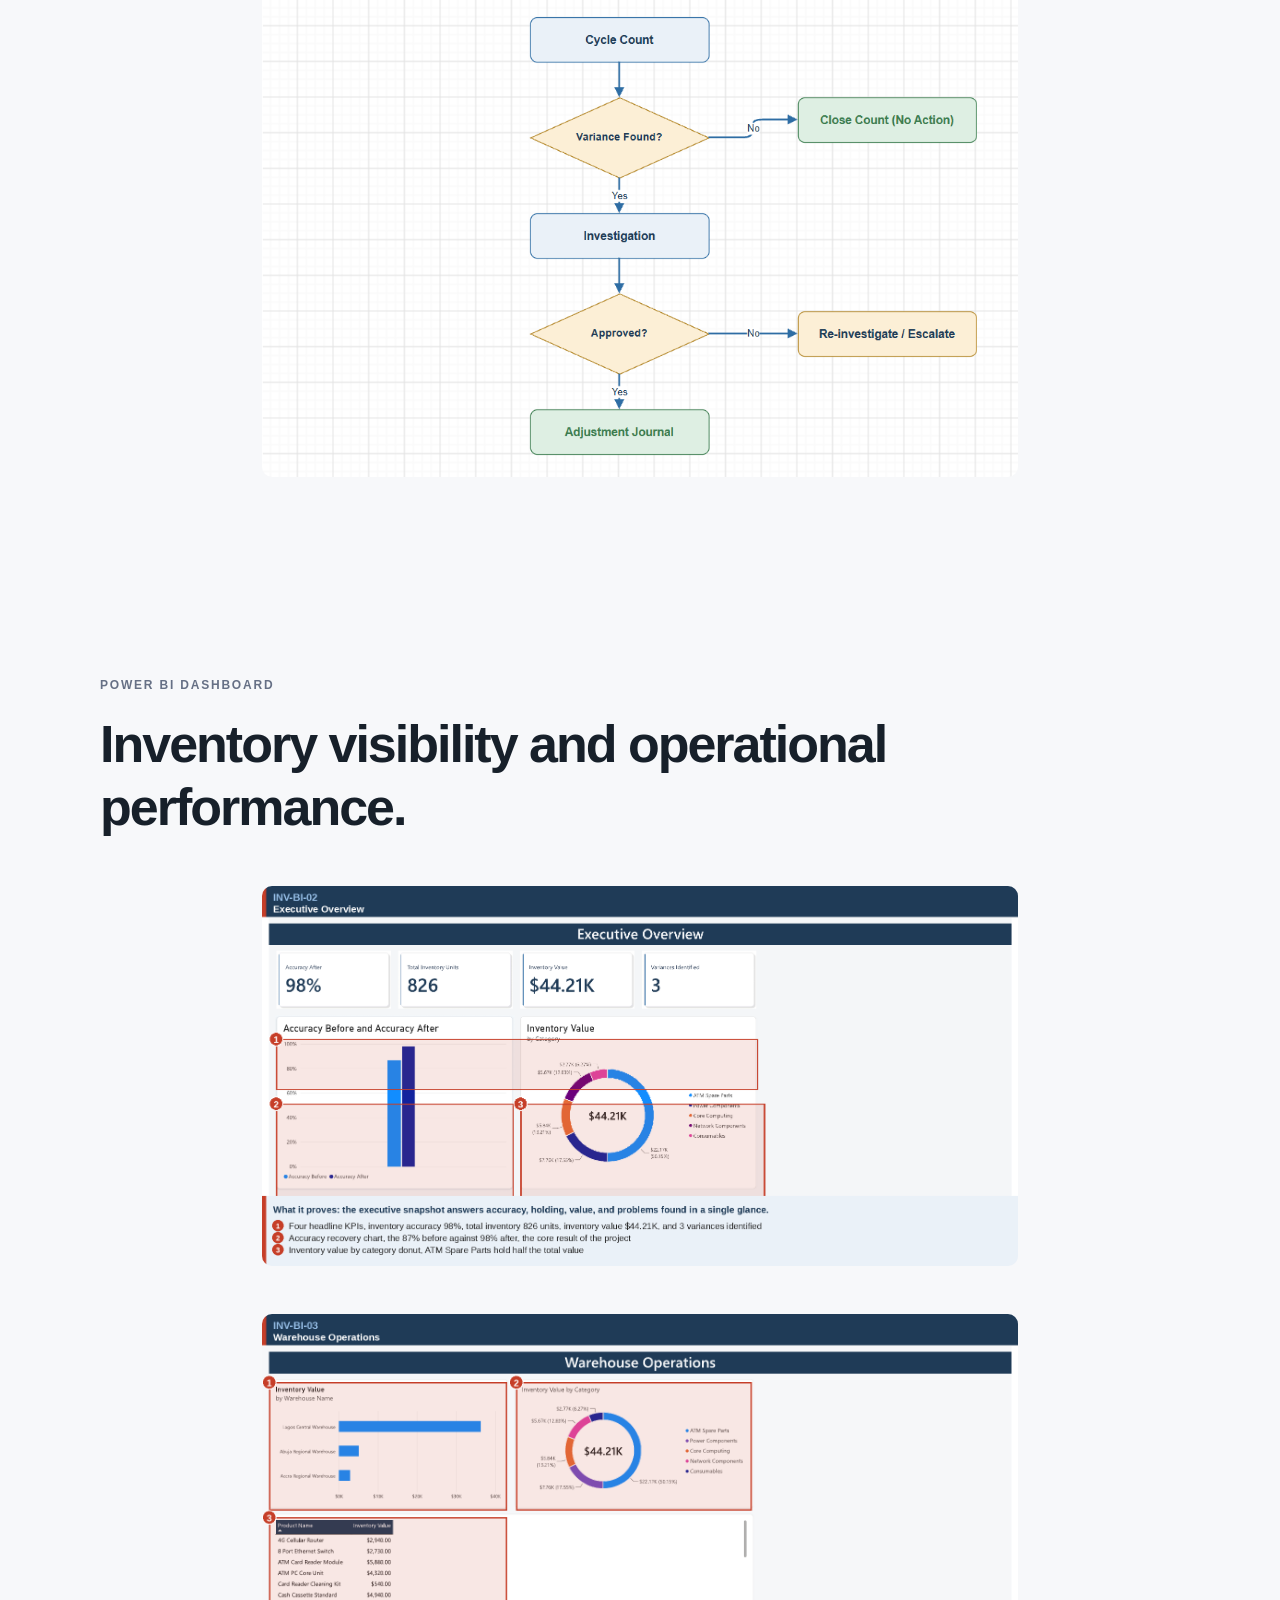
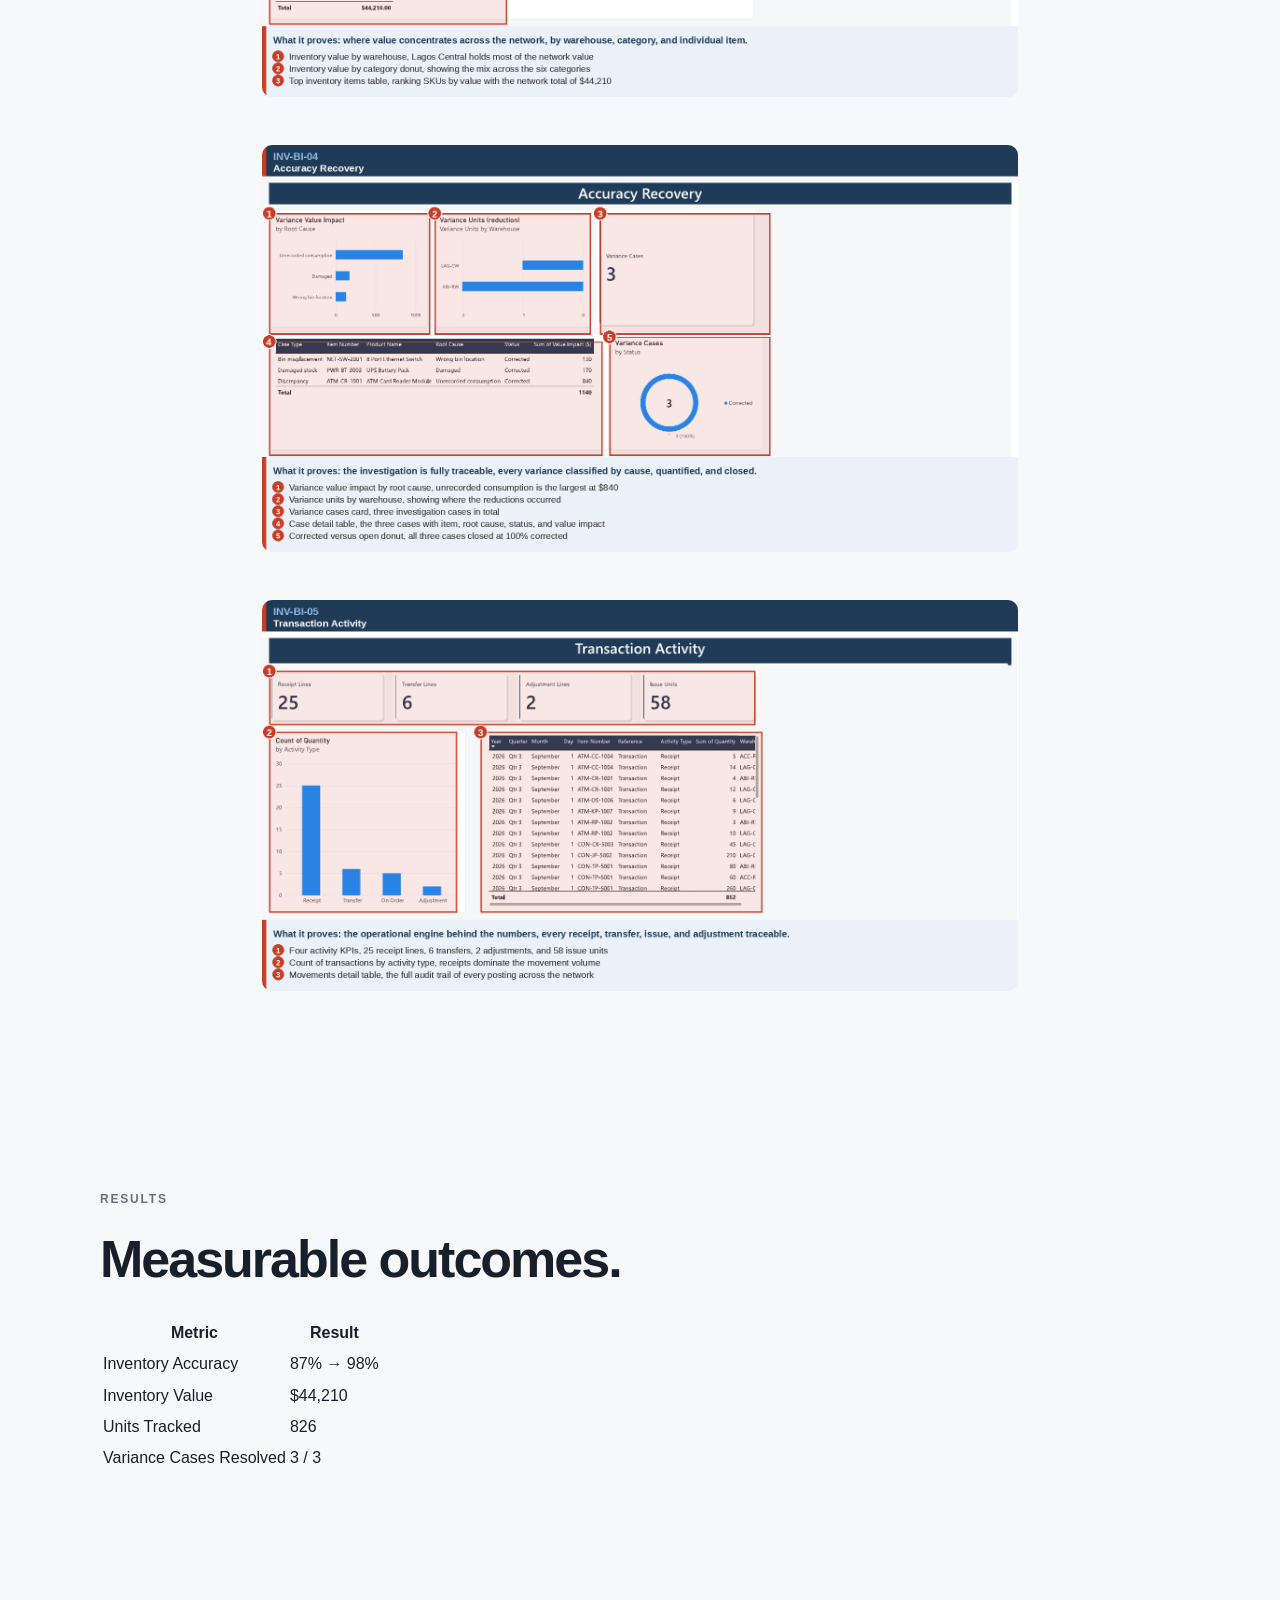
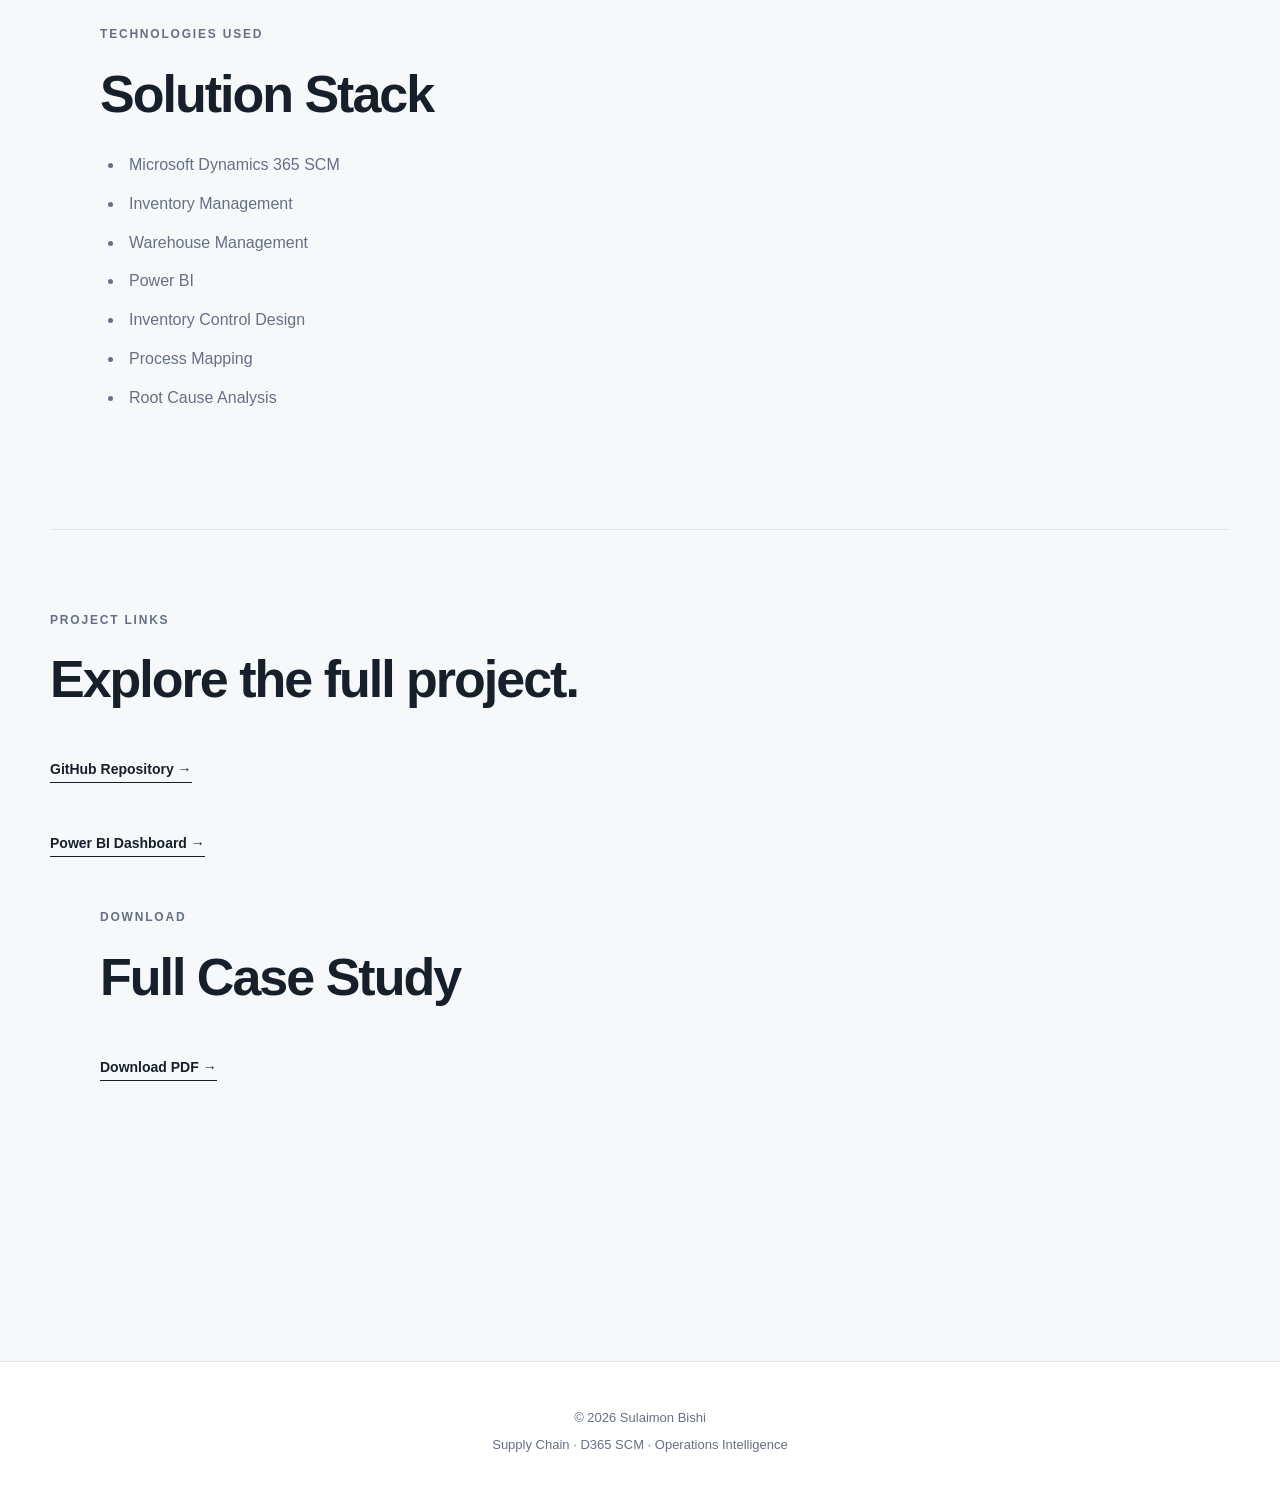
<file: inventory-accuracy-case-study.html>
<!DOCTYPE html>
<html lang="en">

<head>

    <meta charset="UTF-8">

    <meta name="viewport"
          content="width=device-width, initial-scale=1.0">
    
    <title>
        Inventory Accuracy Recovery Case Study | Sulaimon Bishi
    </title>

    <meta name="description"
          content="Dynamics 365 SCM Inventory Accuracy Recovery Case Study demonstrating inventory accuracy improvement from 87% to 98% using process controls, inventory transactions and Power BI analytics.">
    <link rel="stylesheet" href="style.css">

</head>


<body>

<header>

    <nav>

        <div class="logo">
            SULAIMON BISHI
        </div>

        <div class="navigation">

            <a href="index.html">Home</a>

            <a href="about.html">About</a>

            <a href="experience.html">Experience</a>

            <a href="projects.html">Projects</a>

            <a href="lab.html">Operations Lab</a>

            <a href="insights.html">Insights</a>

            <a href="contact.html">Contact</a>

        </div>

    </nav>

</header>


<main>

    <!-- ARTICLE INTRO -->

    <section class="page-hero">
  
      <p class="section-label">
          D365 SCM CASE STUDY
      </p>
  
      <h1>
          Inventory Accuracy Recovery
      </h1>
  
      <p>
          A Dynamics 365 Supply Chain Management case study
          demonstrating how inventory accuracy improved from
          87% to 98% through structured inventory controls,
          transaction discipline and Power BI reporting.
      </p>
  
    </section>
     <section class="content-section">
    <p class="section-label">
        EXECUTIVE SUMMARY
    </p>

    <h2>
        Recovering inventory accuracy through process control and system discipline.
    </h2>

    <p>
        This project simulated a multi-site field service spare
        parts operation and demonstrated how inventory accuracy
        can be improved through stronger warehouse execution,
        inventory controls and transaction management.
    </p>

    <p>
        Dynamics 365 SCM was used to configure inventory
        processes while Power BI was used to monitor
        operational performance and inventory accuracy trends.
    </p>
     </section>
    <section class="content-section">
    <p class="section-label">
        BUSINESS PROBLEM
    </p>

    <h2>
        Inventory data could no longer be trusted.
    </h2>

    <p>
        Inventory accuracy had declined to approximately
        87%, creating stock discrepancies, inventory
        variances and operational inefficiencies.
    </p>

    <p>
        The objective was to identify root causes,
        improve inventory control processes and
        restore inventory accuracy.
    </p>

    </section>

<section class="content-section">
    <p class="section-label">
        PROCESS ARCHITECTURE
    </p>

    <h2>
        Core inventory management processes.
    </h2>

    <img src="process architecture 3 Receiving.png"
         alt="Receiving Process"
         class="process-image">

    <img src="process architecture 1 consumption.png"
         alt="Consumption Process"
            class="process-image">

    <img src="process architecture 2 Inventory Adjustment.png"
         alt="Inventory Adjustment Process"
            class="process-image">

</section>
<section class="content-section">

    <p class="section-label">
        POWER BI DASHBOARD
    </p>

    <h2>
        Inventory visibility and operational performance.
    </h2>

    <img src="dashboard 1 Executive Overview.png"
         alt="Executive Dashboard"
            class="process-image">

    <img src="dashboard 2 Warehouse Operations.png"
         alt="Warehouse Dashboard"
            class="process-image">

    <img src="dashboard 3 Accuracy Recovery.png"
         alt="Accuracy Dashboard"
            class="process-image">

    <img src="dashboard 4 Transaction Activity.png"
         alt="Transaction Dashboard"
            class="process-image">
</section>
    <section class="content-section">

    <p class="section-label">
        RESULTS
    </p>
    <h2>
        Measurable outcomes.
    </h2>

    <table class="results-table">

        <tr>
            <th>Metric</th>
            <th>Result</th>
        </tr>

        <tr>
            <td>Inventory Accuracy</td>
            <td>87% → 98%</td>
        </tr>

        <tr>
            <td>Inventory Value</td>
            <td>$44,210</td>
        </tr>

        <tr>
            <td>Units Tracked</td>
            <td>826</td>
        </tr>

        <tr>
            <td>Variance Cases Resolved</td>
            <td>3 / 3</td>
        </tr>
    </table>
</section>
    <section class="content-section">
    <p class="section-label">
        TECHNOLOGIES USED
    </p>

    <h2>
        Solution Stack
    </h2>

    <ul>

        <li>Microsoft Dynamics 365 SCM</li>

        <li>Inventory Management</li>

        <li>Warehouse Management</li>

        <li>Power BI</li>

        <li>Inventory Control Design</li>

        <li>Process Mapping</li>

        <li>Root Cause Analysis</li>

    </ul>

</section>
    <section class="featured">

    <p class="section-label">
        PROJECT LINKS
    </p>

    <h2>
        Explore the full project.
    </h2>

    <a href="https://github.com/Sobishi/d365-inventory-accuracy-case-study"
       target="_blank"
       class="text-link">

       GitHub Repository →

    </a>

    <br><br>

    <a href="https://app.powerbi.com/view?r=eyJrIjoiMGE5YzgxZGUtNzBiMy00OTRiLWE2ZTUtYzViMmY3OTQ1MjIxIiwidCI6IjA2MDcxMTAxLTRmYTktNGUzMS05YTI5LTJiNTEyNWIzNjJjNCJ9"
       target="_blank"
       class="text-link">

       Power BI Dashboard →
    </a>
<section class="content-section">

    <p class="section-label">
        DOWNLOAD
    </p>
    <h2>
        Full Case Study
    </h2>

    <a href="Inventory-Accuracy-Case-Study.pdf"
       target="_blank"
       class="text-link">
       Download PDF →
    </a>


</main>


<footer>

    <p>
        © 2026 Sulaimon Bishi
    </p>

    <p>
        Supply Chain · D365 SCM · Operations Intelligence
    </p>

</footer>


</body>

</html>
</file>
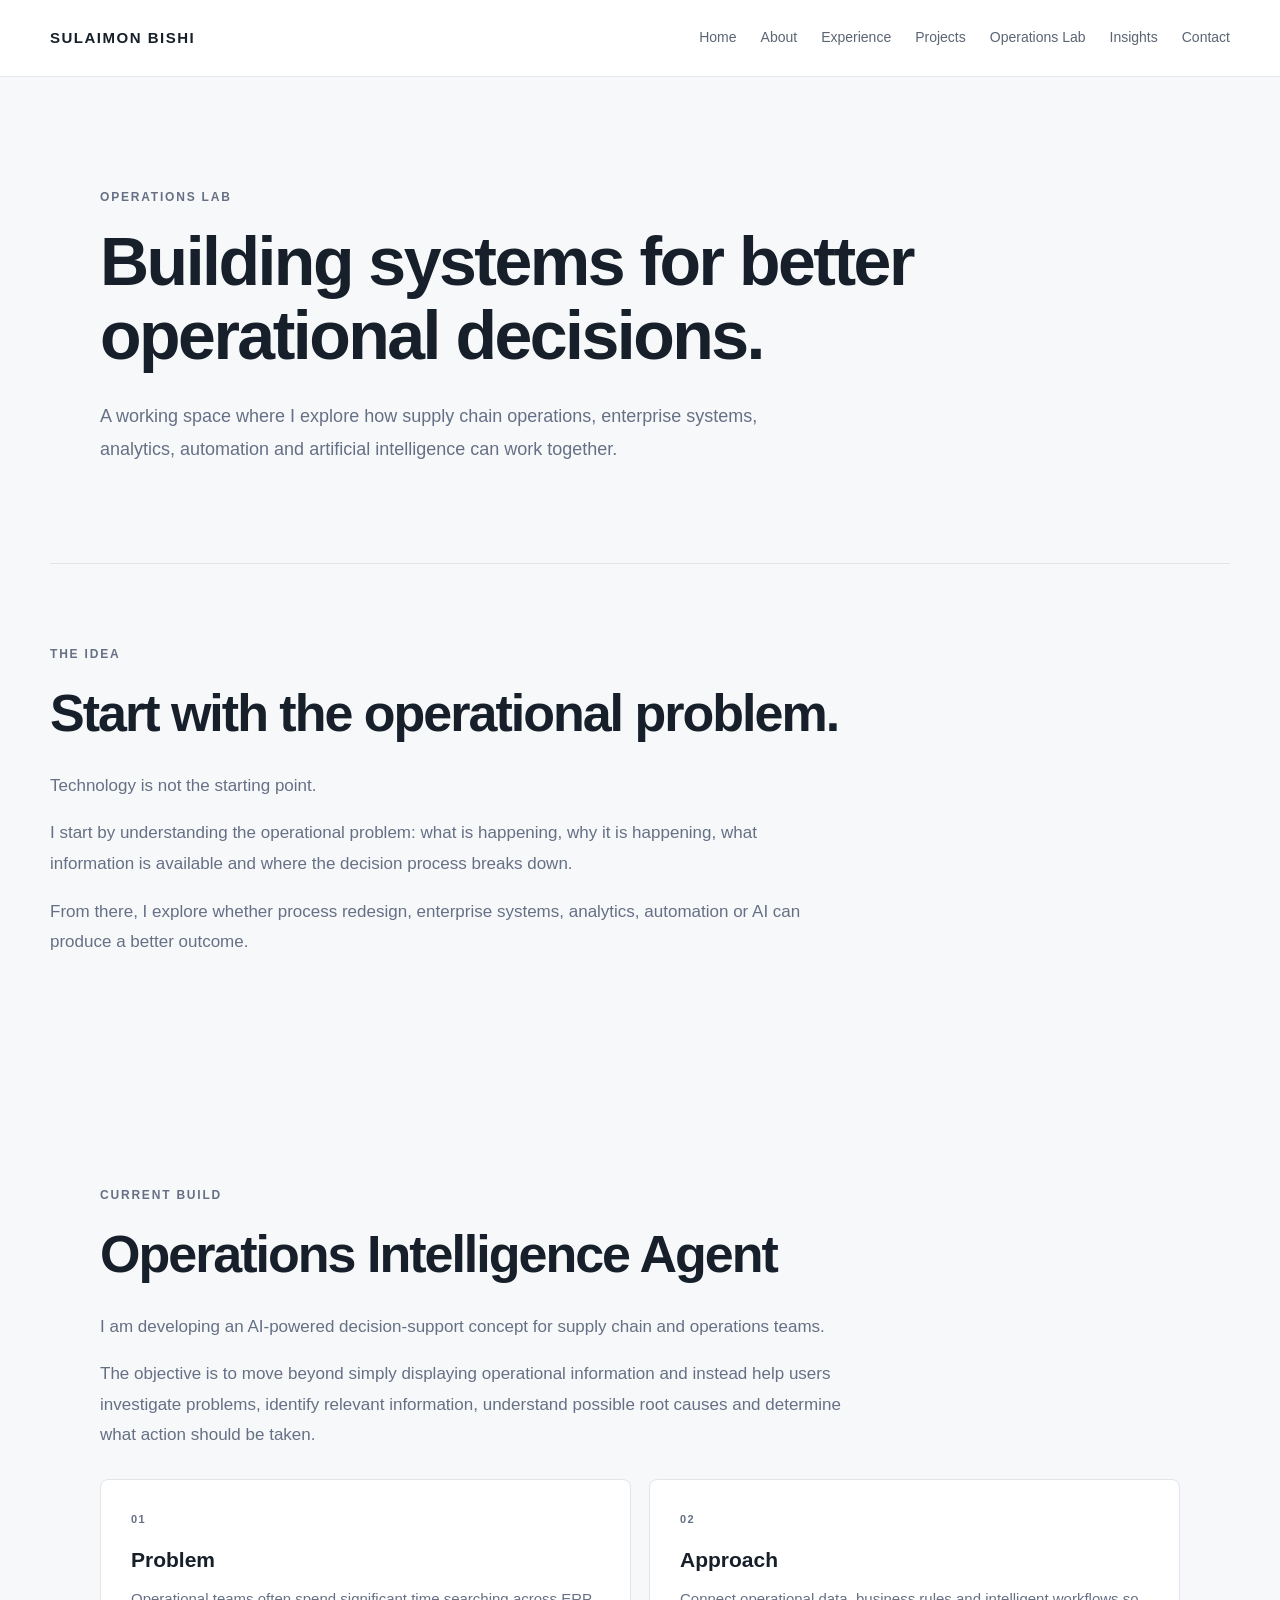
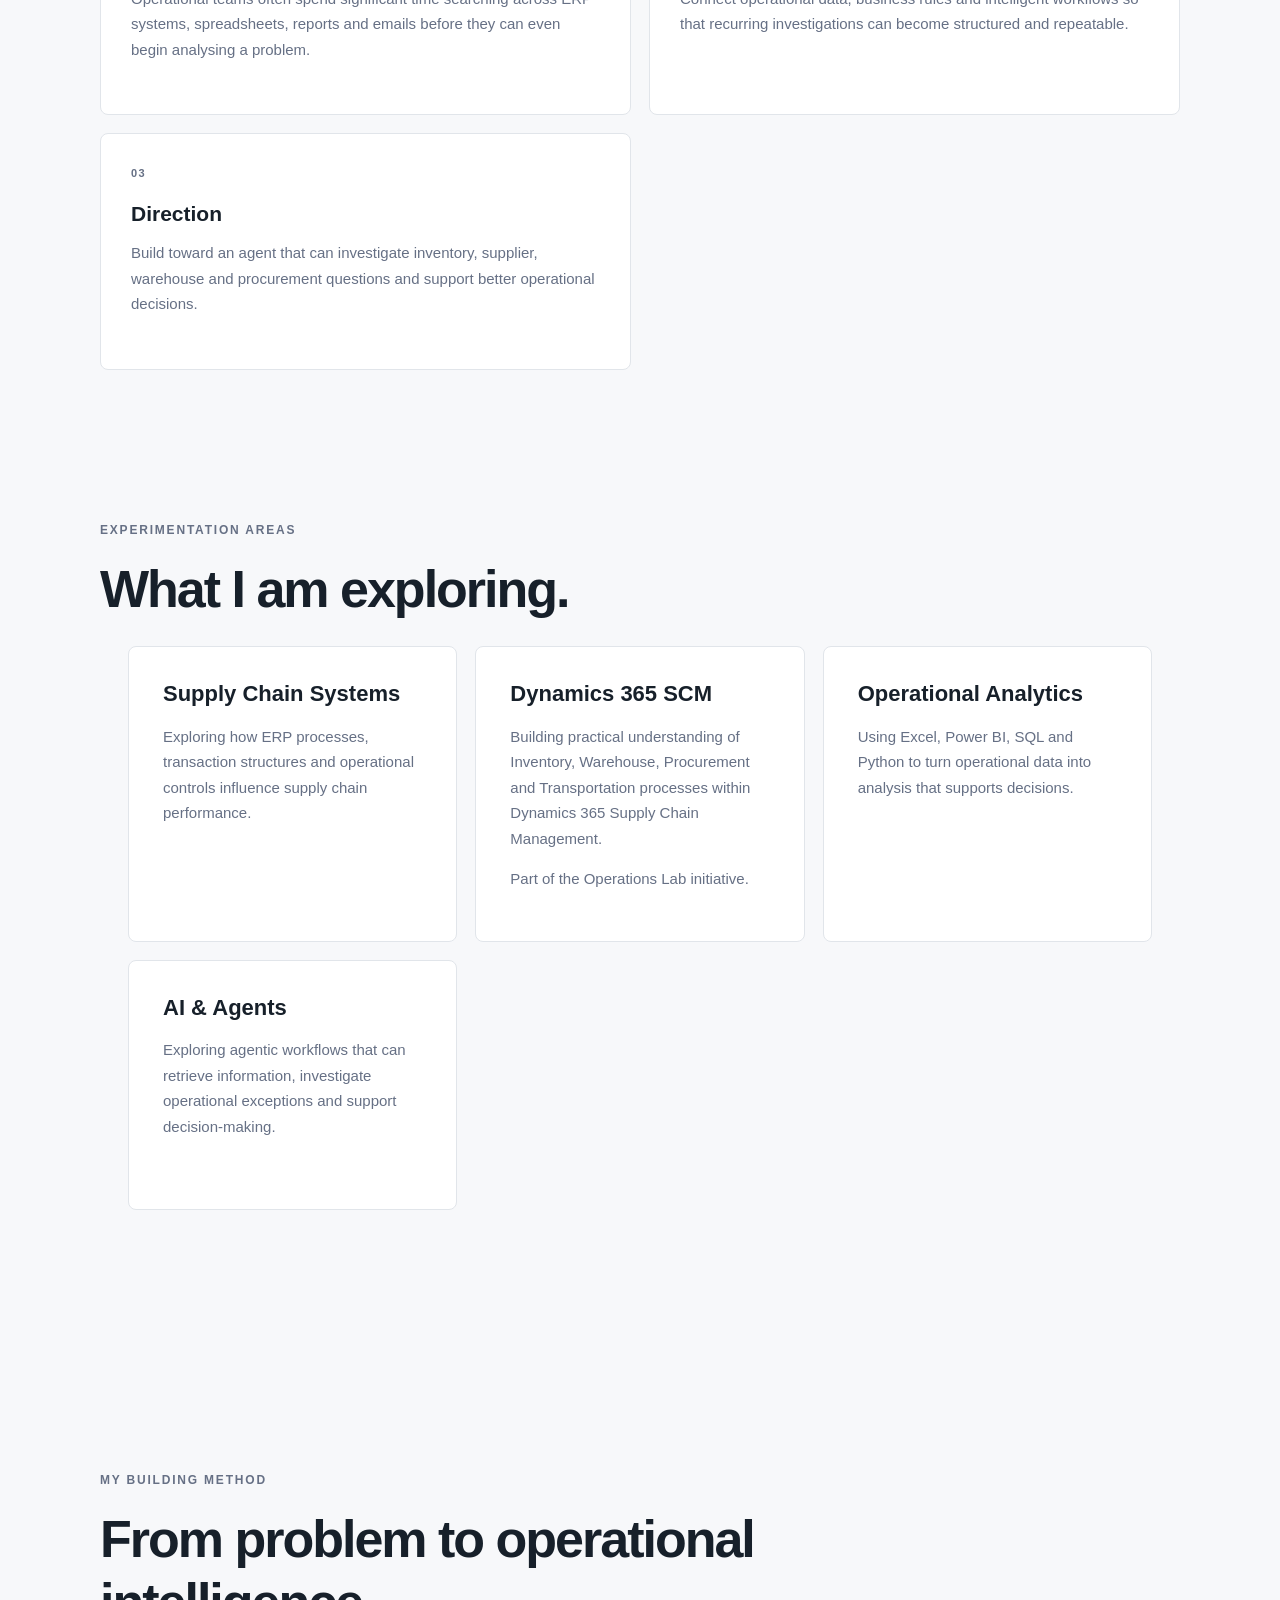
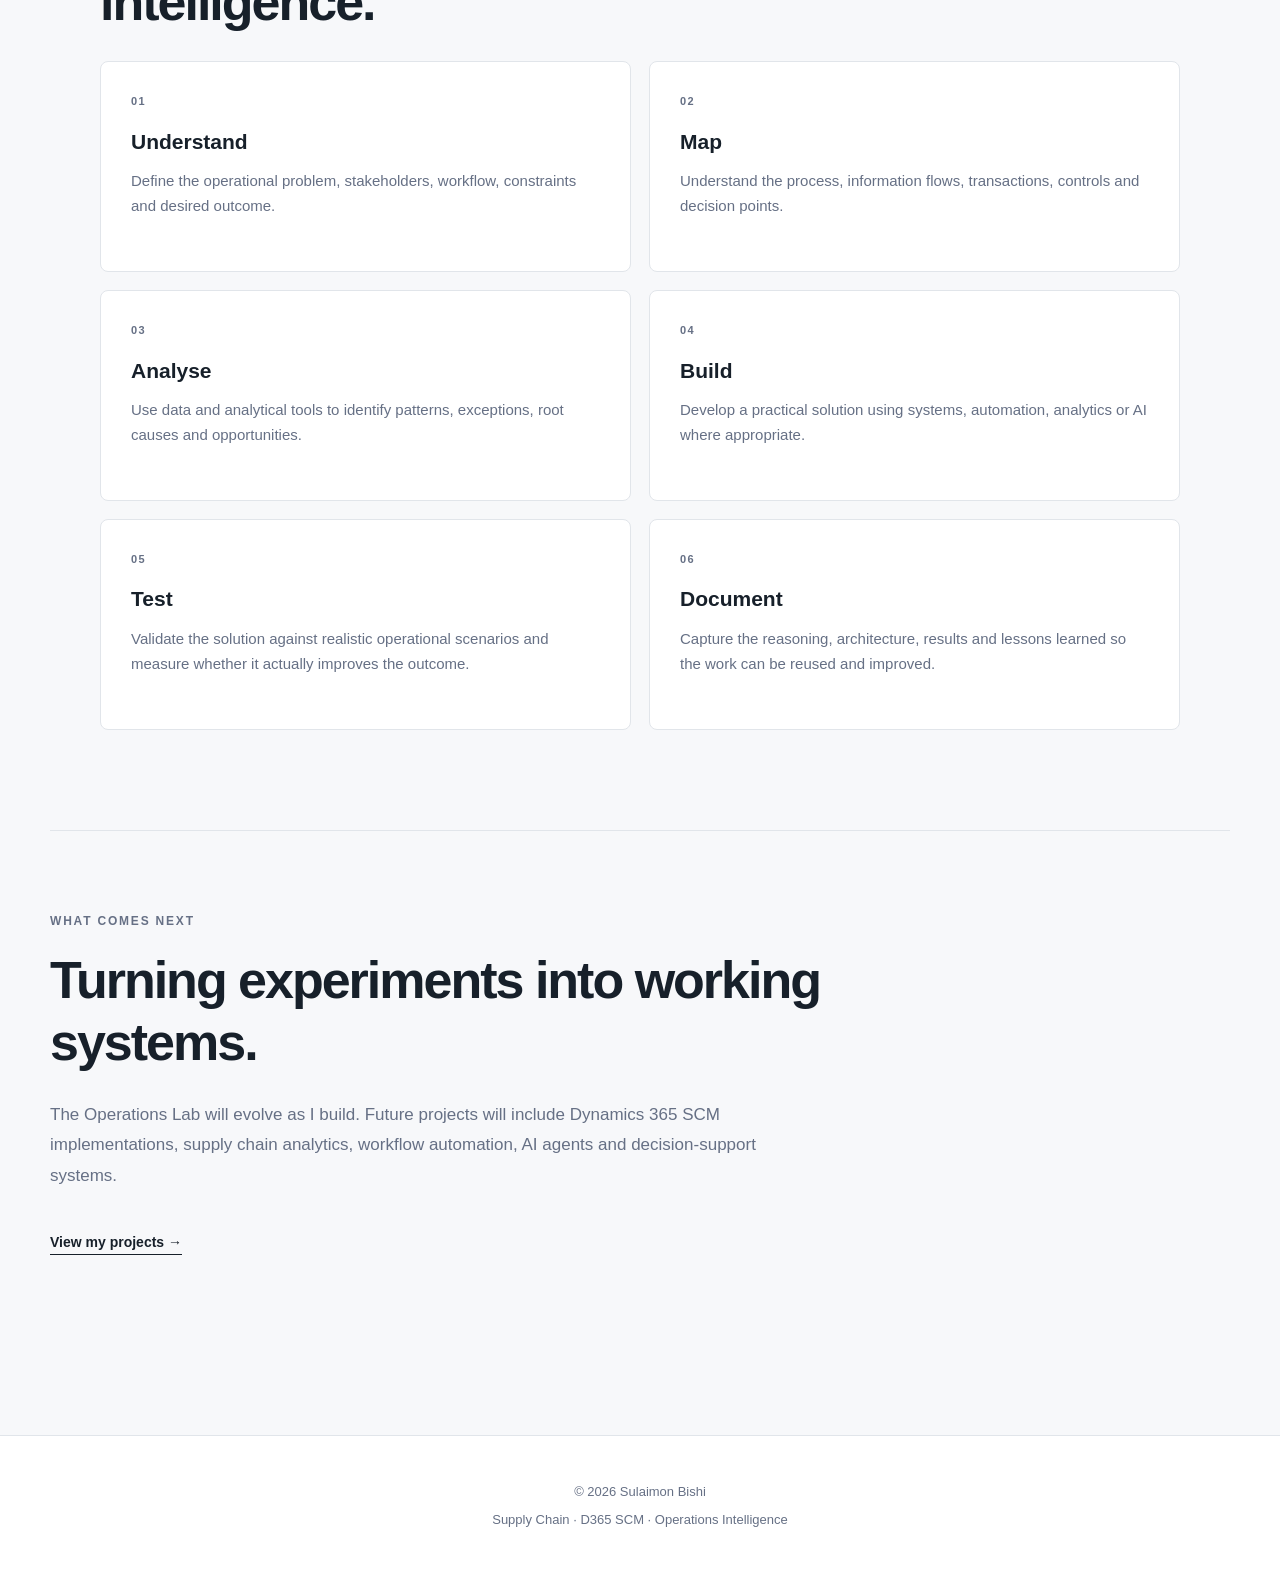
<file: lab.html>
<!DOCTYPE html>
<html lang="en">

<head>

    <meta charset="UTF-8">

    <meta name="viewport"
          content="width=device-width, initial-scale=1.0">

   <title>Operations Lab | Supply Chain Systems & AI Experiments</title>

    <meta name="description"
          content="Operations Lab by Sulaimon Bishi — experiments in supply chain systems, Dynamics 365 SCM, analytics, automation and AI.">

    <link rel="stylesheet" href="style.css">

</head>


<body>

<header>

    <nav>

        <div class="logo">
            SULAIMON BISHI
        </div>

        <div class="navigation">

            <a href="index.html">Home</a>

            <a href="about.html">About</a>

            <a href="experience.html">Experience</a>

            <a href="projects.html">Projects</a>

            <a href="lab.html">Operations Lab</a>

            <a href="insights.html">Insights</a>

            <a href="contact.html">Contact</a>

        </div>

    </nav>

</header>


<main>


    <!-- PAGE INTRO -->

    <section class="page-hero">

        <p class="section-label">
            OPERATIONS LAB
        </p>

        <h1>
            Building systems for better operational decisions.
        </h1>

        <p>
            A working space where I explore how supply chain
            operations, enterprise systems, analytics, automation
            and artificial intelligence can work together.
        </p>

    </section>


    <!-- LAB PHILOSOPHY -->

    <section class="featured">

        <p class="section-label">
            THE IDEA
        </p>

        <h2>
            Start with the operational problem.
        </h2>

        <p>
            Technology is not the starting point.
        </p>

        <p>
            I start by understanding the operational problem:
            what is happening, why it is happening, what information
            is available and where the decision process breaks down.
        </p>

        <p>
            From there, I explore whether process redesign,
            enterprise systems, analytics, automation or AI can
            produce a better outcome.
        </p>

    </section>


    <!-- CURRENT BUILD -->

    <section class="content-section">

        <p class="section-label">
            CURRENT BUILD
        </p>

        <h2>
            Operations Intelligence Agent
        </h2>

        <p>
            I am developing an AI-powered decision-support concept
            for supply chain and operations teams.
        </p>

        <p>
            The objective is to move beyond simply displaying
            operational information and instead help users
            investigate problems, identify relevant information,
            understand possible root causes and determine what
            action should be taken.
        </p>


        <div class="case-grid">


            <article class="case-card">

                <span class="case-number">
                    01
                </span>

                <h3>
                    Problem
                </h3>

                <p>
                    Operational teams often spend significant time
                    searching across ERP systems, spreadsheets,
                    reports and emails before they can even begin
                    analysing a problem.
                </p>

            </article>


            <article class="case-card">

                <span class="case-number">
                    02
                </span>

                <h3>
                    Approach
                </h3>

                <p>
                    Connect operational data, business rules and
                    intelligent workflows so that recurring
                    investigations can become structured and
                    repeatable.
                </p>

            </article>


            <article class="case-card">

                <span class="case-number">
                    03
                </span>

                <h3>
                    Direction
                </h3>

                <p>
                    Build toward an agent that can investigate
                    inventory, supplier, warehouse and procurement
                    questions and support better operational
                    decisions.
                </p>

            </article>


        </div>

    </section>


    <!-- AREAS OF EXPERIMENTATION -->

    <section class="content-section">

        <p class="section-label">
            EXPERIMENTATION AREAS
        </p>

        <h2>
            What I am exploring.
        </h2>


        <div class="focus">


            <div class="focus-card">

                <h3>
                    Supply Chain Systems
                </h3>

                <p>
                    Exploring how ERP processes, transaction
                    structures and operational controls influence
                    supply chain performance.
                </p>

            </div>


            <div class="focus-card">
          
                <h3>
                    Dynamics 365 SCM
                </h3>

                <p>
                    Building practical understanding of Inventory,
                    Warehouse, Procurement and Transportation
                    processes within Dynamics 365 Supply Chain
                    Management.
                </p>
                          <p>
            Part of the Operations Lab initiative.
        </p>
            </div>


            <div class="focus-card">

                <h3>
                    Operational Analytics
                </h3>

                <p>
                    Using Excel, Power BI, SQL and Python to turn
                    operational data into analysis that supports
                    decisions.
                </p>

            </div>


            <div class="focus-card">

                <h3>
                    AI & Agents
                </h3>

                <p>
                    Exploring agentic workflows that can retrieve
                    information, investigate operational exceptions
                    and support decision-making.
                </p>

            </div>


        </div>

    </section>


    <!-- BUILDING METHOD -->

    <section class="content-section">

        <p class="section-label">
            MY BUILDING METHOD
        </p>

        <h2>
            From problem to operational intelligence.
        </h2>


        <div class="case-grid">


            <article class="case-card">

                <span class="case-number">
                    01
                </span>

                <h3>
                    Understand
                </h3>

                <p>
                    Define the operational problem, stakeholders,
                    workflow, constraints and desired outcome.
                </p>

            </article>


            <article class="case-card">

                <span class="case-number">
                    02
                </span>

                <h3>
                    Map
                </h3>

                <p>
                    Understand the process, information flows,
                    transactions, controls and decision points.
                </p>

            </article>


            <article class="case-card">

                <span class="case-number">
                    03
                </span>

                <h3>
                    Analyse
                </h3>

                <p>
                    Use data and analytical tools to identify
                    patterns, exceptions, root causes and
                    opportunities.
                </p>

            </article>


            <article class="case-card">

                <span class="case-number">
                    04
                </span>

                <h3>
                    Build
                </h3>

                <p>
                    Develop a practical solution using systems,
                    automation, analytics or AI where appropriate.
                </p>

            </article>


            <article class="case-card">

                <span class="case-number">
                    05
                </span>

                <h3>
                    Test
                </h3>

                <p>
                    Validate the solution against realistic
                    operational scenarios and measure whether it
                    actually improves the outcome.
                </p>

            </article>


            <article class="case-card">

                <span class="case-number">
                    06
                </span>

                <h3>
                    Document
                </h3>

                <p>
                    Capture the reasoning, architecture, results
                    and lessons learned so the work can be reused
                    and improved.
                </p>

            </article>


        </div>

    </section>


    <!-- FUTURE LAB -->

    <section class="featured">

        <p class="section-label">
            WHAT COMES NEXT
        </p>

        <h2>
            Turning experiments into working systems.
        </h2>

        <p>
            The Operations Lab will evolve as I build. Future
            projects will include Dynamics 365 SCM implementations,
            supply chain analytics, workflow automation, AI agents
            and decision-support systems.
        </p>

        <a href="projects.html" class="text-link">
            View my projects →
        </a>

    </section>


</main>


<footer>

    <p>
        © 2026 Sulaimon Bishi
    </p>

    <p>
        Supply Chain · D365 SCM · Operations Intelligence
    </p>

</footer>


</body>

</html>
</file>
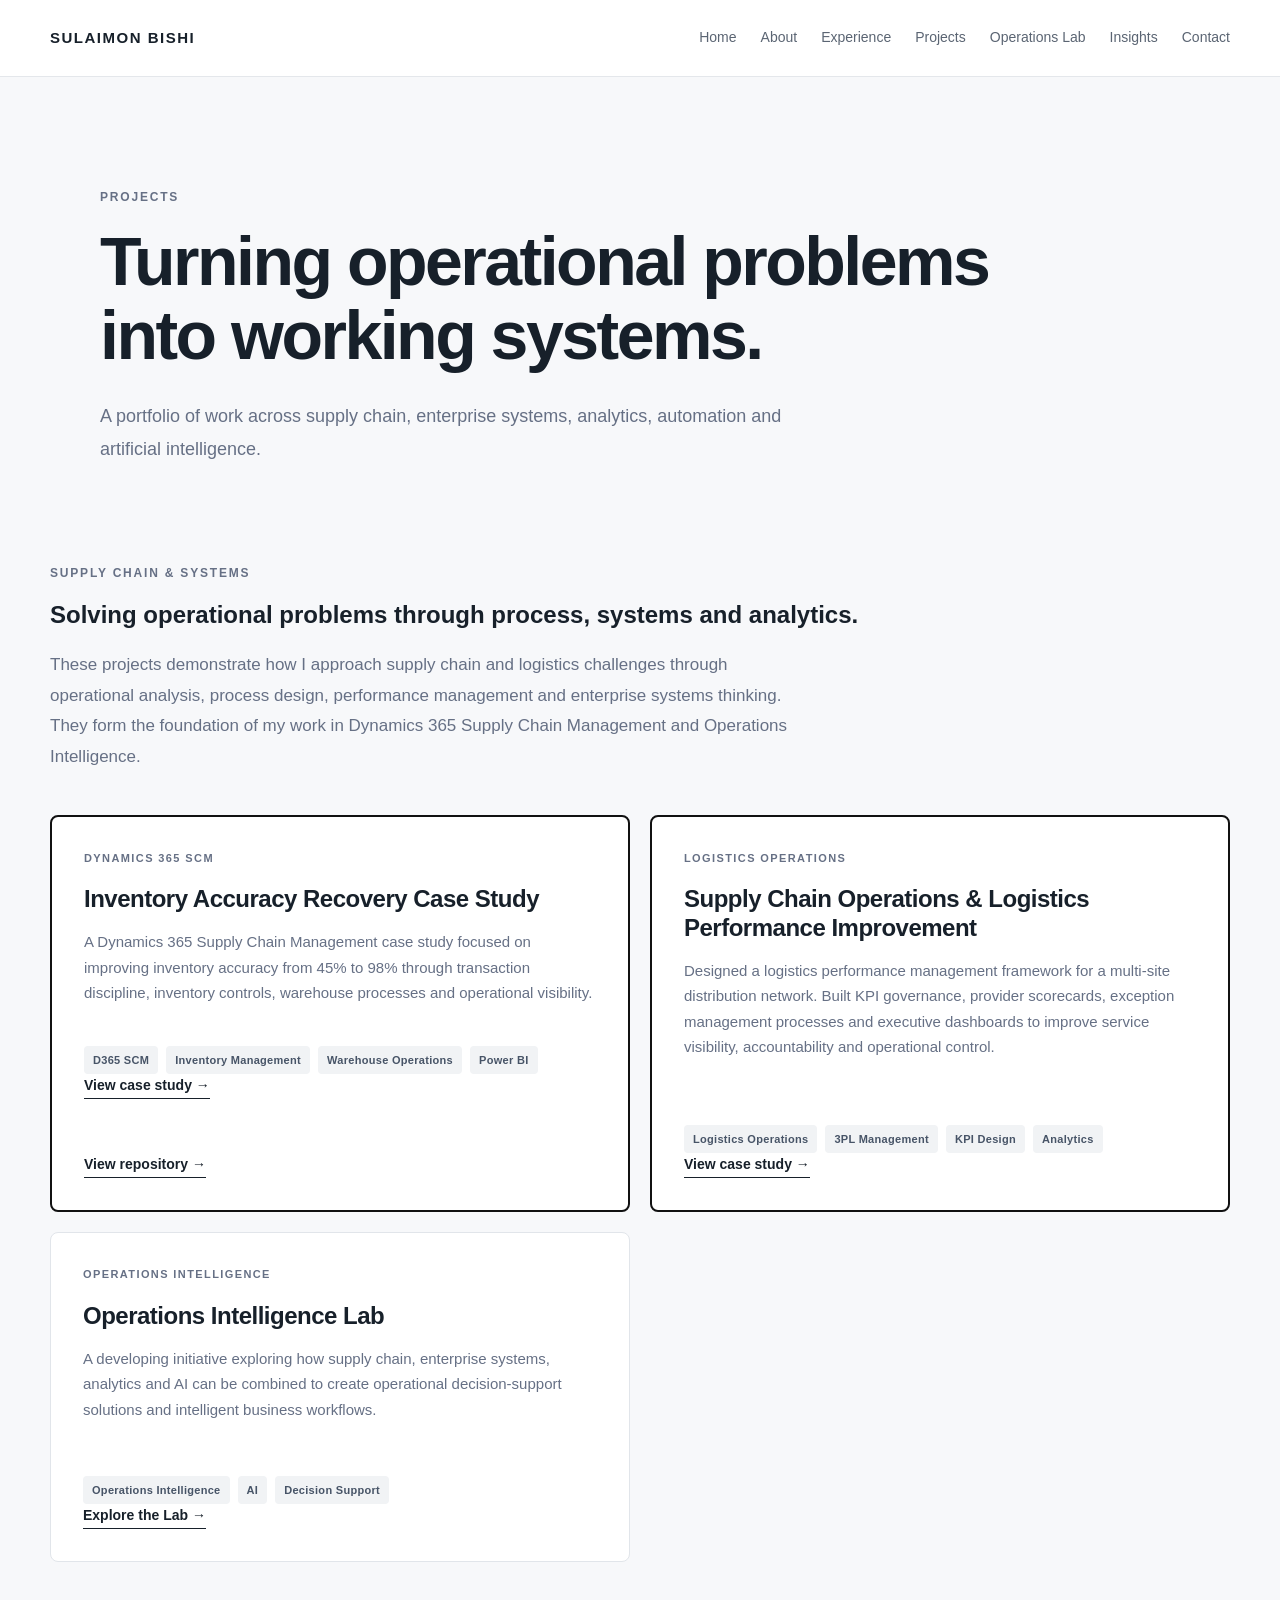
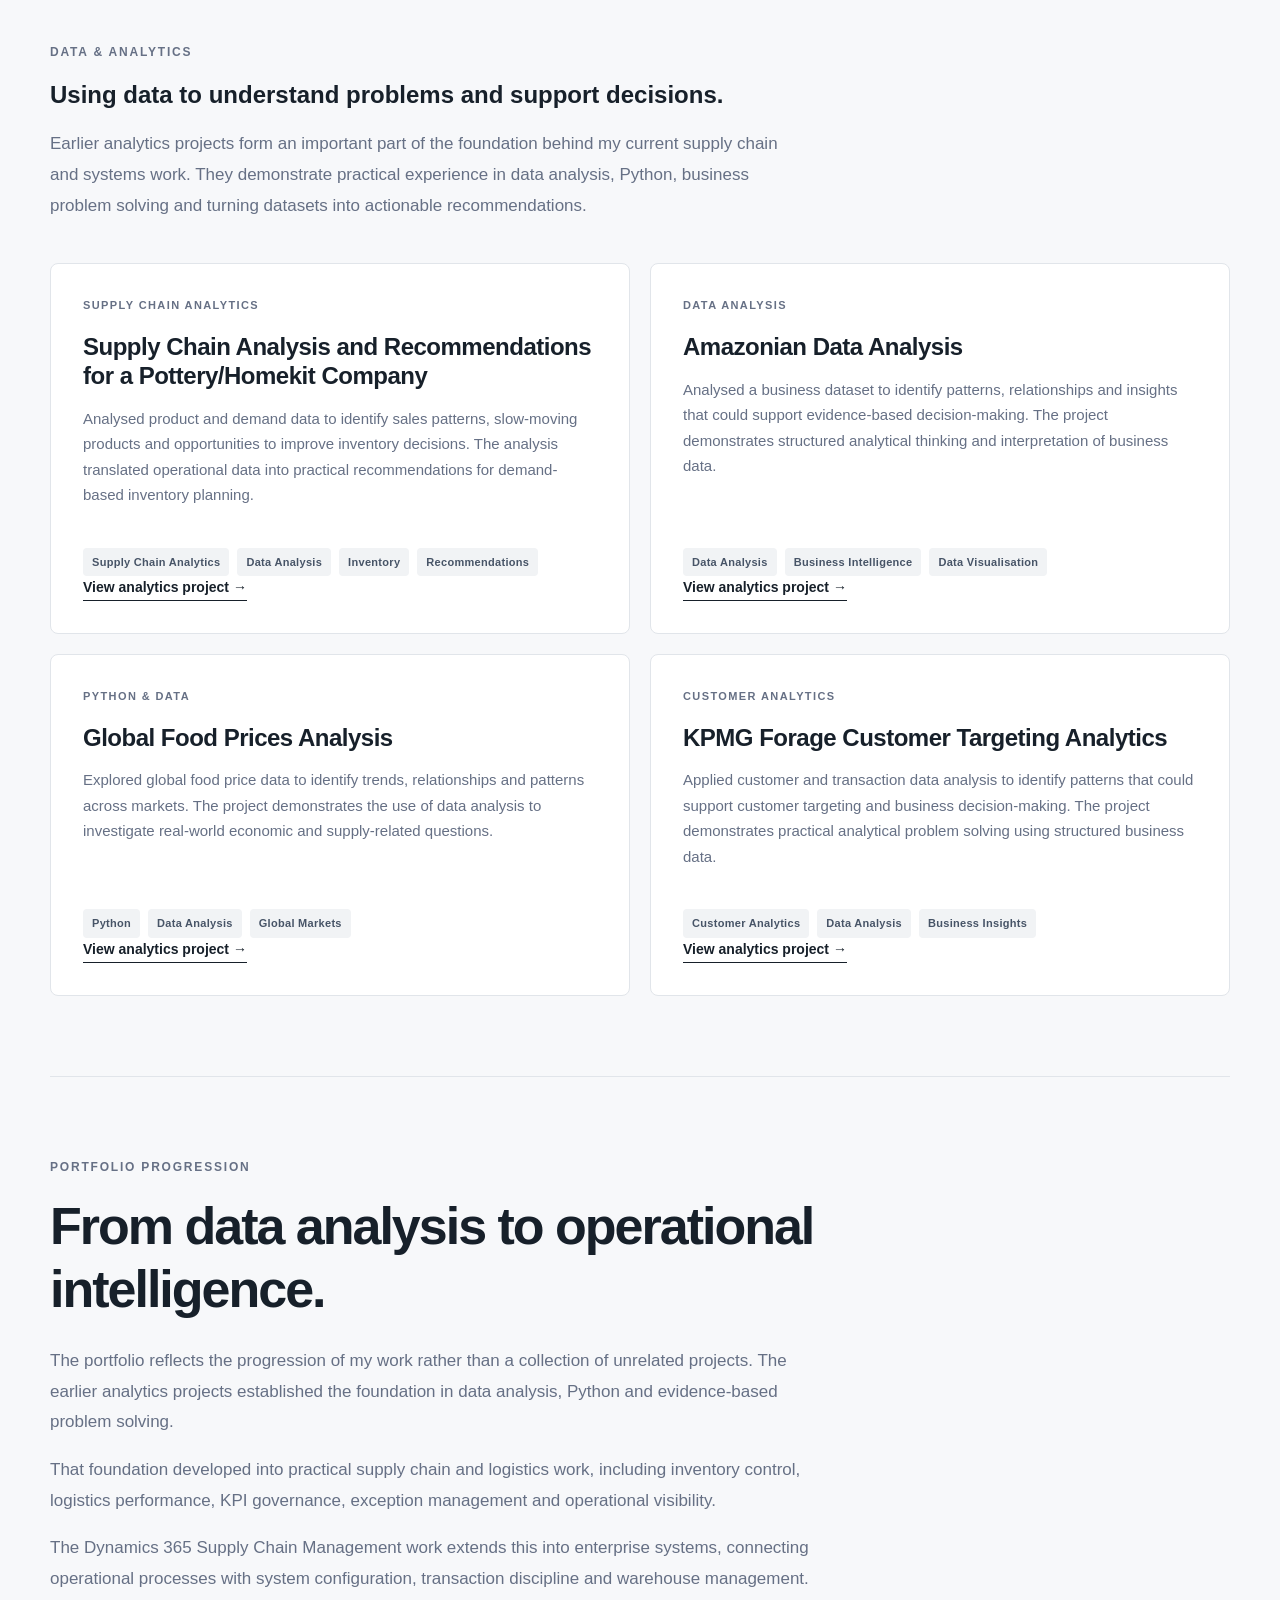
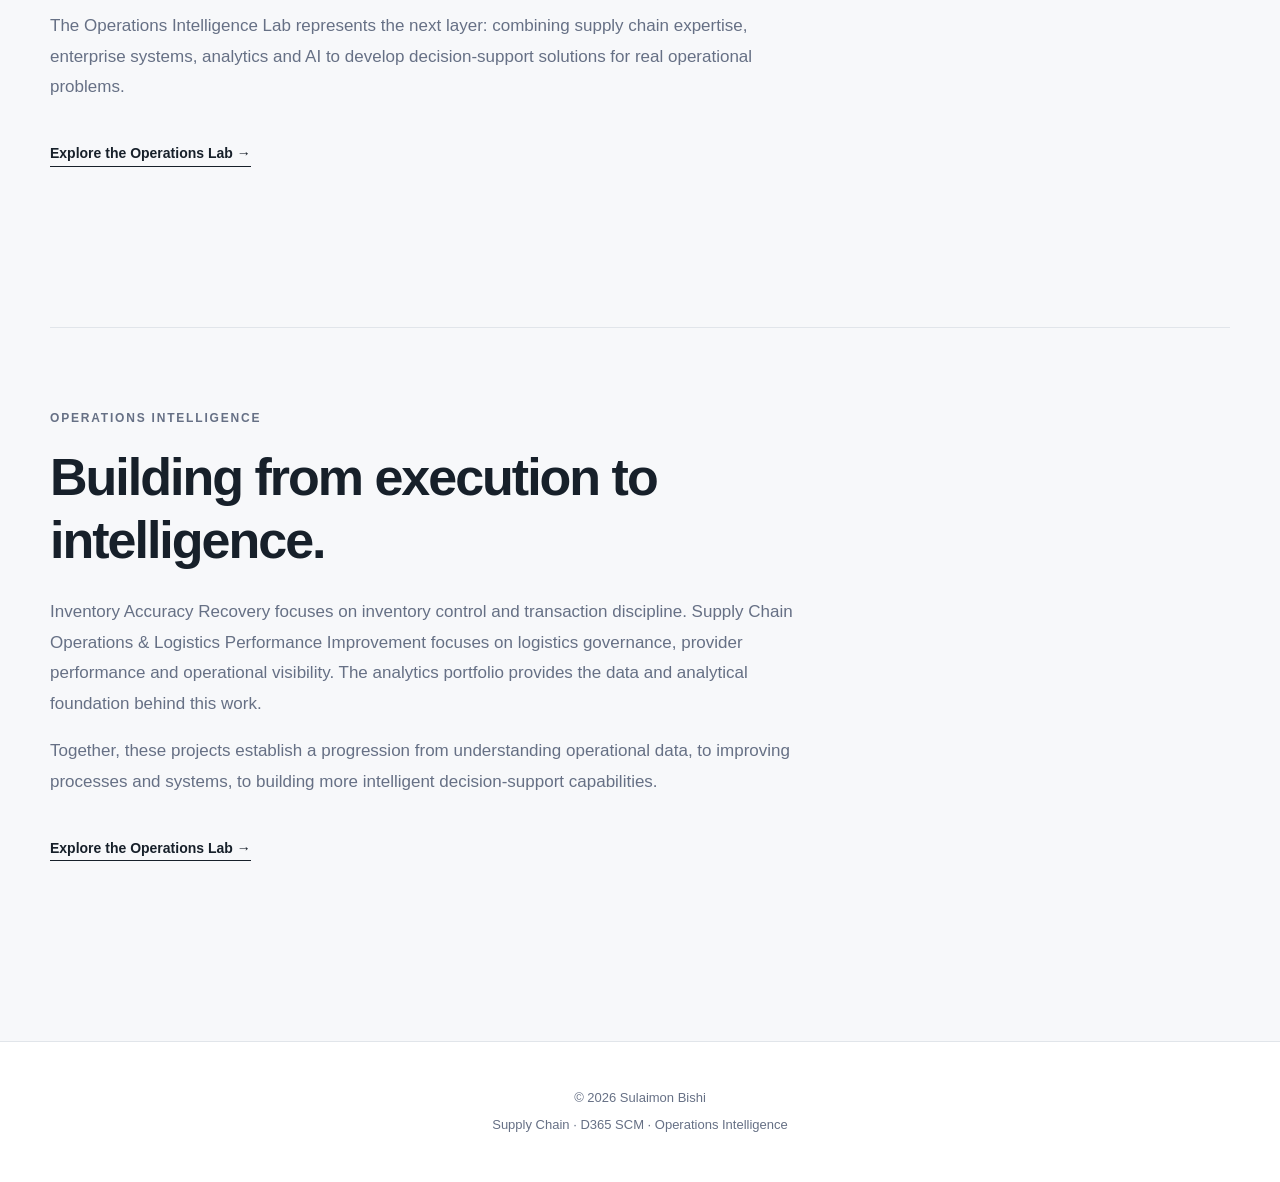
<file: projects.html>
<!DOCTYPE html>
<html lang="en">

<head>

    <meta charset="UTF-8">

    <meta name="viewport"
          content="width=device-width, initial-scale=1.0">

    <title>Projects | Supply Chain, Analytics & Operations Intelligence</title>

    <meta name="description"
          content="Projects covering supply chain operations, Dynamics 365 SCM, data analytics, Python, automation and operations intelligence.">

    <link rel="stylesheet" href="style.css">

</head>


<body>

<header>

    <nav>

        <div class="logo">
            SULAIMON BISHI
        </div>

        <div class="navigation">

            <a href="index.html">Home</a>

            <a href="about.html">About</a>

            <a href="experience.html">Experience</a>

            <a href="projects.html">Projects</a>

            <a href="lab.html">Operations Lab</a>

            <a href="insights.html">Insights</a>

            <a href="contact.html">Contact</a>

        </div>

    </nav>

</header>


<main>


    <!-- PAGE INTRO -->

    <section class="page-hero">

        <p class="section-label">
            PROJECTS
        </p>

        <h1>
            Turning operational problems into working systems.
        </h1>

        <p>
            A portfolio of work across supply chain, enterprise
            systems, analytics, automation and artificial
            intelligence.
        </p>

    </section>


    <!-- SUPPLY CHAIN & SYSTEMS -->

    <section class="project-section">

        <p class="section-label">
            SUPPLY CHAIN & SYSTEMS
        </p>

        <h2>
            Solving operational problems through process, systems and analytics.
        </h2>

        <p>
            These projects demonstrate how I approach supply chain and
            logistics challenges through operational analysis, process
            design, performance management and enterprise systems thinking.
            They form the foundation of my work in Dynamics 365 Supply Chain
            Management and Operations Intelligence.
        </p>

        <div class="project-grid">


            <!-- PROJECT 1 -->

            <article class="project-card featured-project">

                <span class="project-status">
                    DYNAMICS 365 SCM
                </span>

                <h3>
                    Inventory Accuracy Recovery Case Study
                </h3>

                <p>
                    A Dynamics 365 Supply Chain Management case study
                    focused on improving inventory accuracy from 45% to
                    98% through transaction discipline, inventory controls,
                    warehouse processes and operational visibility.
                </p>

                <div class="project-tags">

                    <span>D365 SCM</span>

                    <span>Inventory Management</span>

                    <span>Warehouse Operations</span>

                    <span>Power BI</span>

                </div>

                <a href="inventory-accuracy-case-study.html"
                   class="text-link">

                    View case study →

                </a>

                <br><br>

                <a href="https://github.com/Sobishi/d365-inventory-accuracy-case-study"
                   target="_blank"
                   rel="noopener noreferrer"
                   class="text-link">

                    View repository →

                </a>

            </article>


            <!-- PROJECT 2 -->

            <article class="project-card featured-project">

                <span class="project-status">
                    LOGISTICS OPERATIONS
                </span>

                <h3>
                    Supply Chain Operations & Logistics Performance Improvement
                </h3>

                <p>
                    Designed a logistics performance management framework
                    for a multi-site distribution network. Built KPI
                    governance, provider scorecards, exception management
                    processes and executive dashboards to improve service
                    visibility, accountability and operational control.
                </p>

                <div class="project-tags">

                    <span>Logistics Operations</span>

                    <span>3PL Management</span>

                    <span>KPI Design</span>

                    <span>Analytics</span>

                </div>

                <a href="supply-chain-logistics-improvement.html"
                   class="text-link">

                    View case study →

                </a>

            </article>


            <!-- PROJECT 3 -->

            <article class="project-card">

                <span class="project-status">
                    OPERATIONS INTELLIGENCE
                </span>

                <h3>
                    Operations Intelligence Lab
                </h3>

                <p>
                    A developing initiative exploring how supply chain,
                    enterprise systems, analytics and AI can be combined
                    to create operational decision-support solutions and
                    intelligent business workflows.
                </p>

                <div class="project-tags">

                    <span>Operations Intelligence</span>

                    <span>AI</span>

                    <span>Decision Support</span>

                </div>

                <a href="lab.html"
                   class="text-link">

                    Explore the Lab →

                </a>

            </article>

        </div>

    </section>


    <!-- DATA & ANALYTICS -->

    <section class="project-section">

        <p class="section-label">
            DATA & ANALYTICS
        </p>

        <h2>
            Using data to understand problems and support decisions.
        </h2>

        <p>
            Earlier analytics projects form an important part of the
            foundation behind my current supply chain and systems work.
            They demonstrate practical experience in data analysis,
            Python, business problem solving and turning datasets into
            actionable recommendations.
        </p>

        <div class="project-grid">


            <!-- ANALYTICS PROJECT 1 -->

            <article class="project-card">

                <span class="project-status">
                    SUPPLY CHAIN ANALYTICS
                </span>

                <h3>
                    Supply Chain Analysis and Recommendations for a Pottery/Homekit Company
                </h3>

                <p>
                    Analysed product and demand data to identify sales
                    patterns, slow-moving products and opportunities to
                    improve inventory decisions. The analysis translated
                    operational data into practical recommendations for
                    demand-based inventory planning.
                </p>

                <div class="project-tags">

                    <span>Supply Chain Analytics</span>

                    <span>Data Analysis</span>

                    <span>Inventory</span>

                    <span>Recommendations</span>

                </div>

                <a href="https://www.datascienceportfol.io/bishi/projects/7"
                   target="_blank"
                   rel="noopener noreferrer"
                   class="text-link">

                    View analytics project →

                </a>

            </article>


            <!-- ANALYTICS PROJECT 2 -->

            <article class="project-card">

                <span class="project-status">
                    DATA ANALYSIS
                </span>

                <h3>
                    Amazonian Data Analysis
                </h3>

                <p>
                    Analysed a business dataset to identify patterns,
                    relationships and insights that could support
                    evidence-based decision-making. The project demonstrates
                    structured analytical thinking and interpretation of
                    business data.
                </p>

                <div class="project-tags">

                    <span>Data Analysis</span>

                    <span>Business Intelligence</span>

                    <span>Data Visualisation</span>

                </div>

                <a href="https://www.datascienceportfol.io/bishi/projects/8"
                   target="_blank"
                   rel="noopener noreferrer"
                   class="text-link">

                    View analytics project →

                </a>

            </article>


            <!-- ANALYTICS PROJECT 3 -->

            <article class="project-card">

                <span class="project-status">
                    PYTHON & DATA
                </span>

                <h3>
                    Global Food Prices Analysis
                </h3>

                <p>
                    Explored global food price data to identify trends,
                    relationships and patterns across markets. The project
                    demonstrates the use of data analysis to investigate
                    real-world economic and supply-related questions.
                </p>

                <div class="project-tags">

                    <span>Python</span>

                    <span>Data Analysis</span>

                    <span>Global Markets</span>

                </div>

                <a href="https://www.datascienceportfol.io/bishi/projects/4"
                   target="_blank"
                   rel="noopener noreferrer"
                   class="text-link">

                    View analytics project →

                </a>

            </article>


            <!-- ANALYTICS PROJECT 4 -->

            <article class="project-card">

                <span class="project-status">
                    CUSTOMER ANALYTICS
                </span>

                <h3>
                    KPMG Forage Customer Targeting Analytics
                </h3>

                <p>
                    Applied customer and transaction data analysis to
                    identify patterns that could support customer targeting
                    and business decision-making. The project demonstrates
                    practical analytical problem solving using structured
                    business data.
                </p>

                <div class="project-tags">

                    <span>Customer Analytics</span>

                    <span>Data Analysis</span>

                    <span>Business Insights</span>

                </div>

                <a href="https://www.datascienceportfol.io/bishi/projects/6"
                   target="_blank"
                   rel="noopener noreferrer"
                   class="text-link">

                    View analytics project →

                </a>

            </article>

        </div>

    </section>


    <!-- PORTFOLIO PROGRESSION -->

    <section class="featured">

        <p class="section-label">
            PORTFOLIO PROGRESSION
        </p>

        <h2>
            From data analysis to operational intelligence.
        </h2>

        <p>
            The portfolio reflects the progression of my work rather than
            a collection of unrelated projects. The earlier analytics
            projects established the foundation in data analysis,
            Python and evidence-based problem solving.
        </p>

        <p>
            That foundation developed into practical supply chain and
            logistics work, including inventory control, logistics
            performance, KPI governance, exception management and
            operational visibility.
        </p>

        <p>
            The Dynamics 365 Supply Chain Management work extends this
            into enterprise systems, connecting operational processes
            with system configuration, transaction discipline and
            warehouse management.
        </p>

        <p>
            The Operations Intelligence Lab represents the next layer:
            combining supply chain expertise, enterprise systems,
            analytics and AI to develop decision-support solutions
            for real operational problems.
        </p>

        <a href="lab.html"
           class="text-link">

            Explore the Operations Lab →

        </a>

    </section>


    <!-- OPERATIONS INTELLIGENCE -->

    <section class="featured">

        <p class="section-label">
            OPERATIONS INTELLIGENCE
        </p>

        <h2>
            Building from execution to intelligence.
        </h2>

        <p>
            Inventory Accuracy Recovery focuses on inventory control and
            transaction discipline. Supply Chain Operations & Logistics
            Performance Improvement focuses on logistics governance,
            provider performance and operational visibility. The analytics
            portfolio provides the data and analytical foundation behind
            this work.
        </p>

        <p>
            Together, these projects establish a progression from
            understanding operational data, to improving processes and
            systems, to building more intelligent decision-support
            capabilities.
        </p>

        <a href="lab.html"
           class="text-link">

            Explore the Operations Lab →

        </a>

    </section>

</main>


<footer>

    <p>
        © 2026 Sulaimon Bishi
    </p>

    <p>
        Supply Chain · D365 SCM · Operations Intelligence
    </p>

</footer>


</body>

</html>
</file>
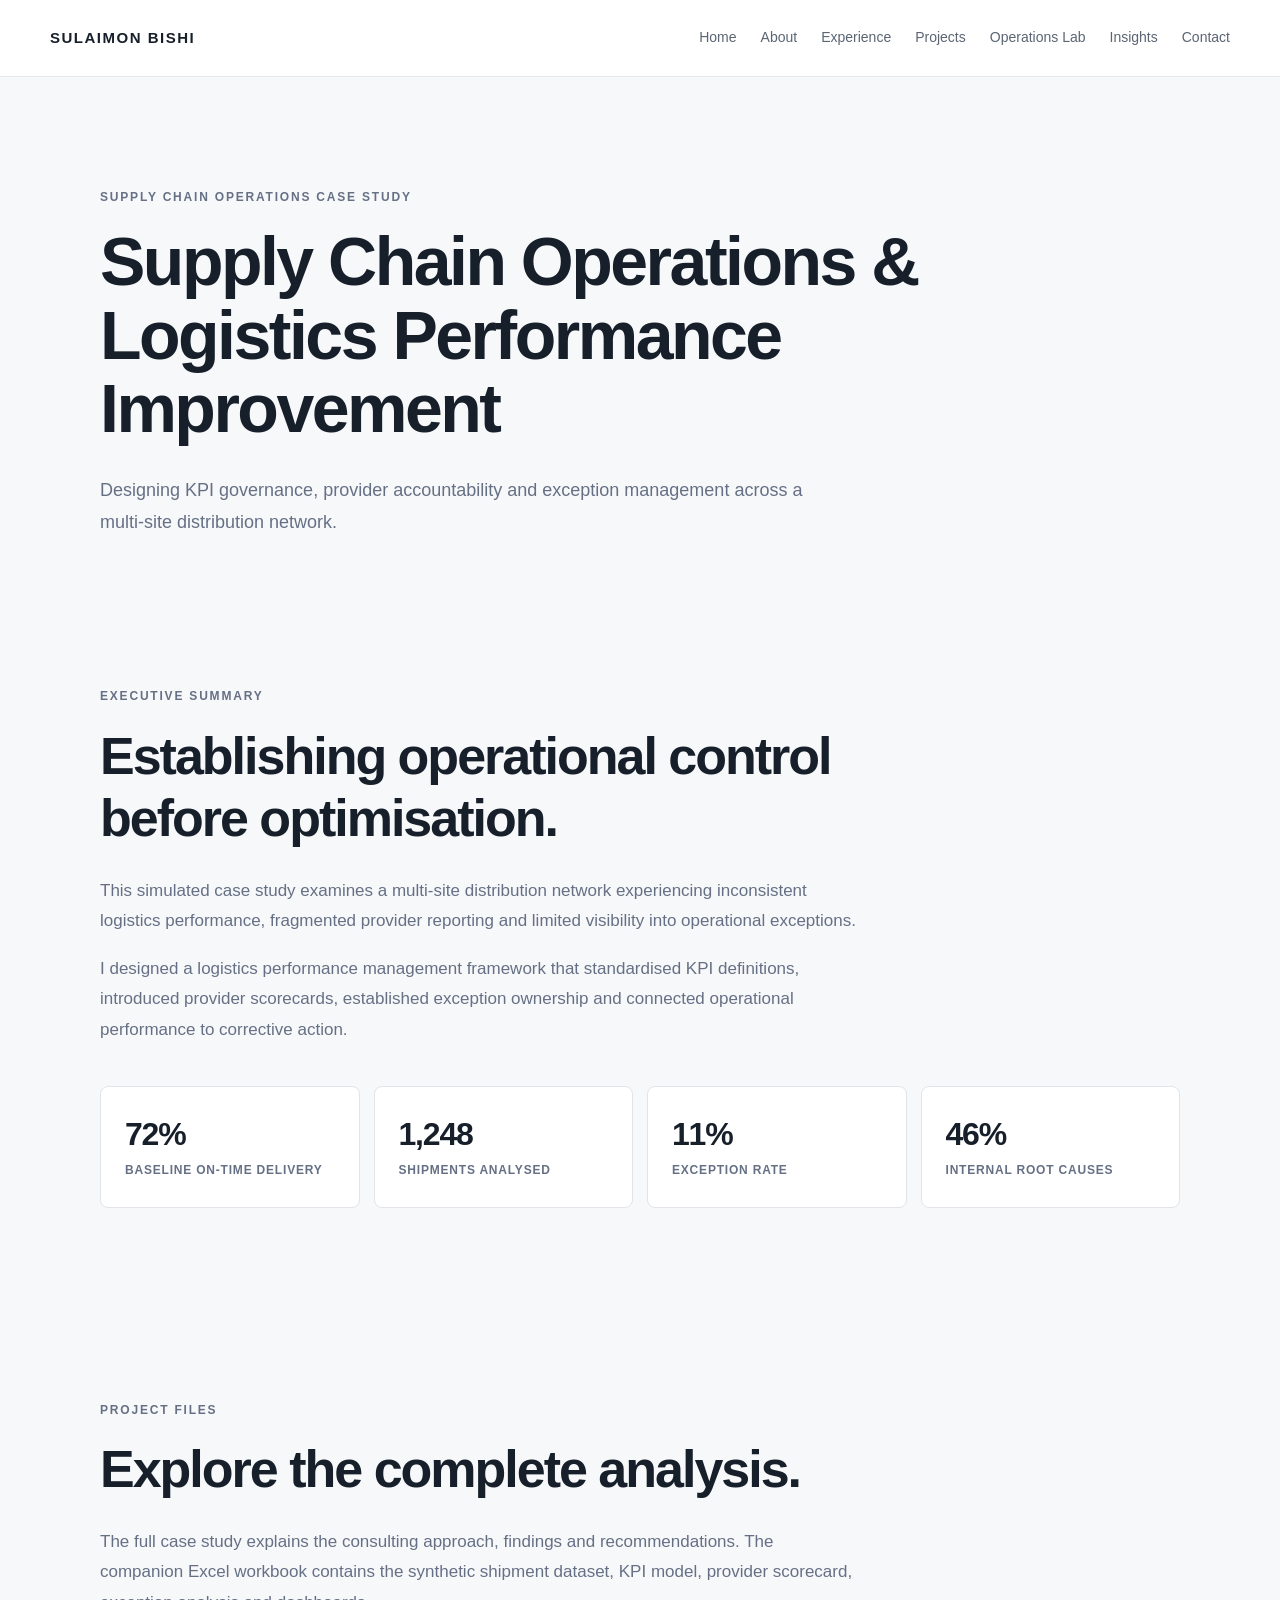
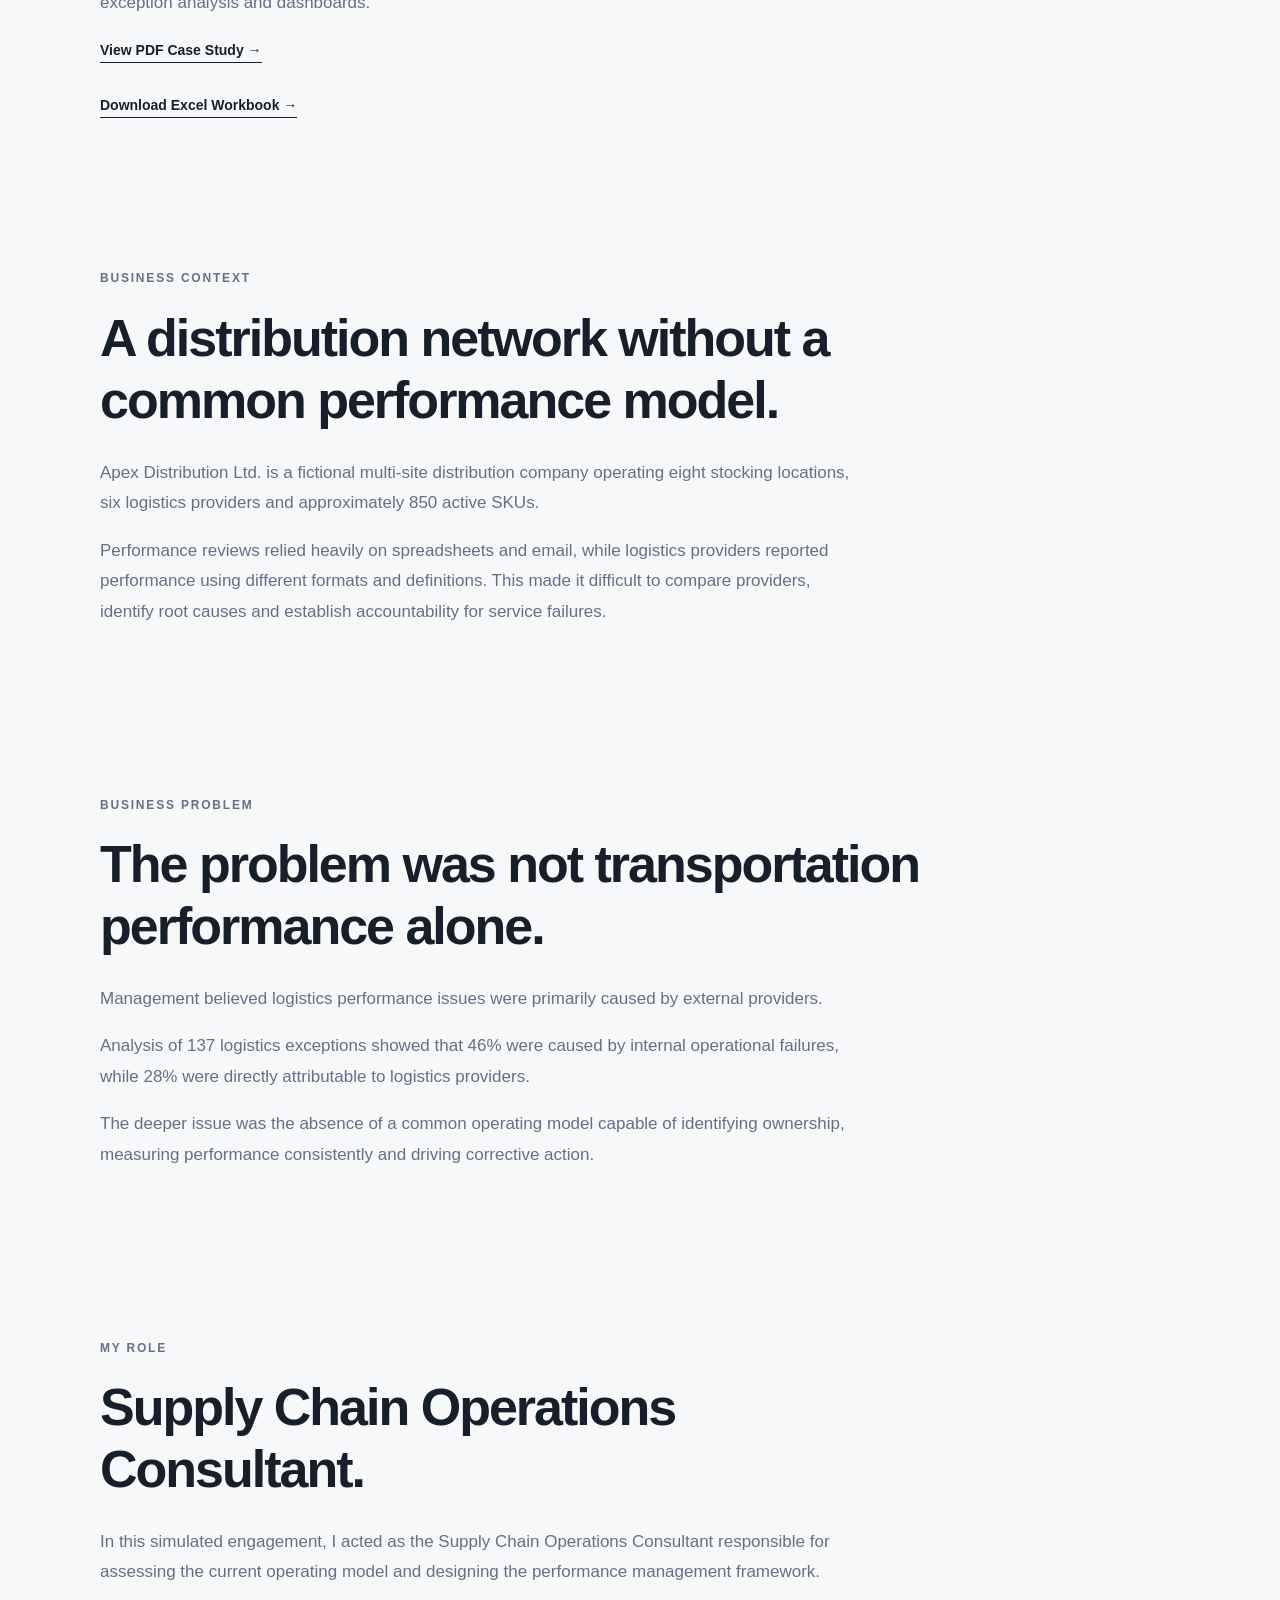
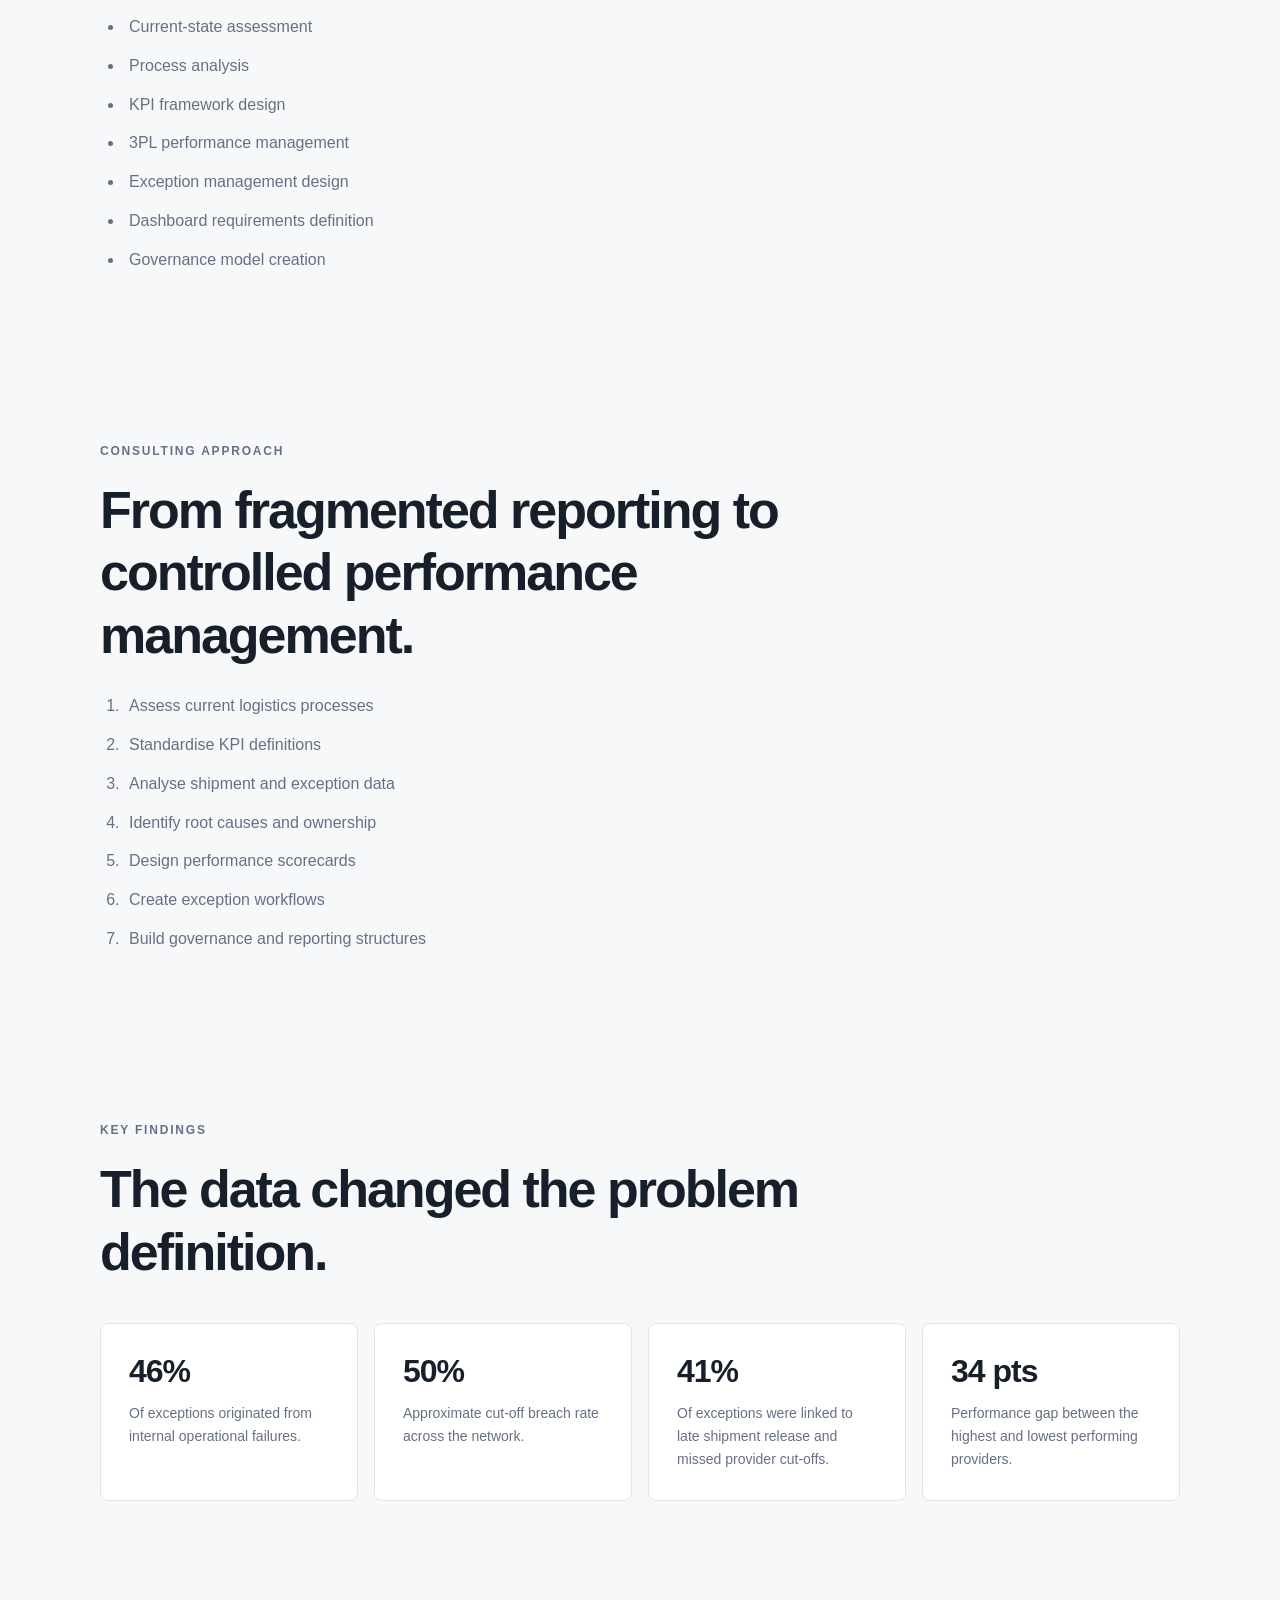
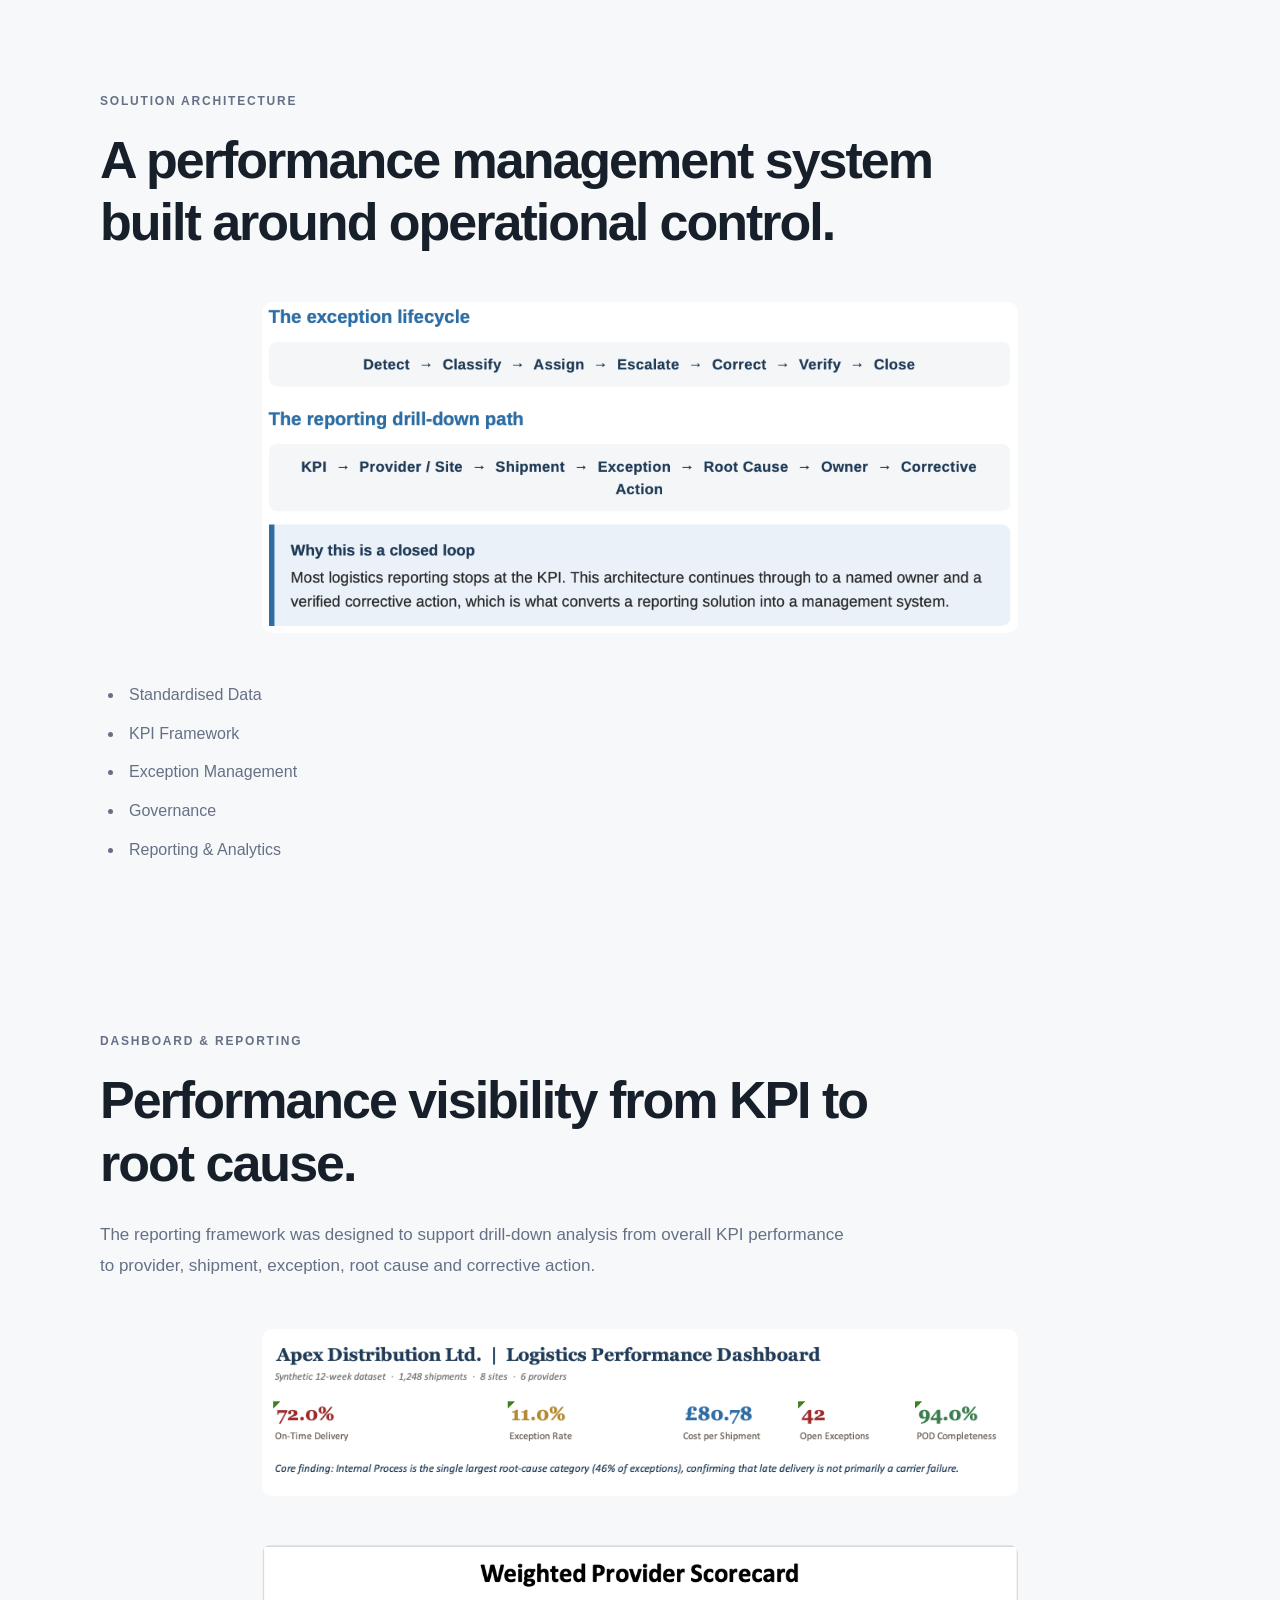
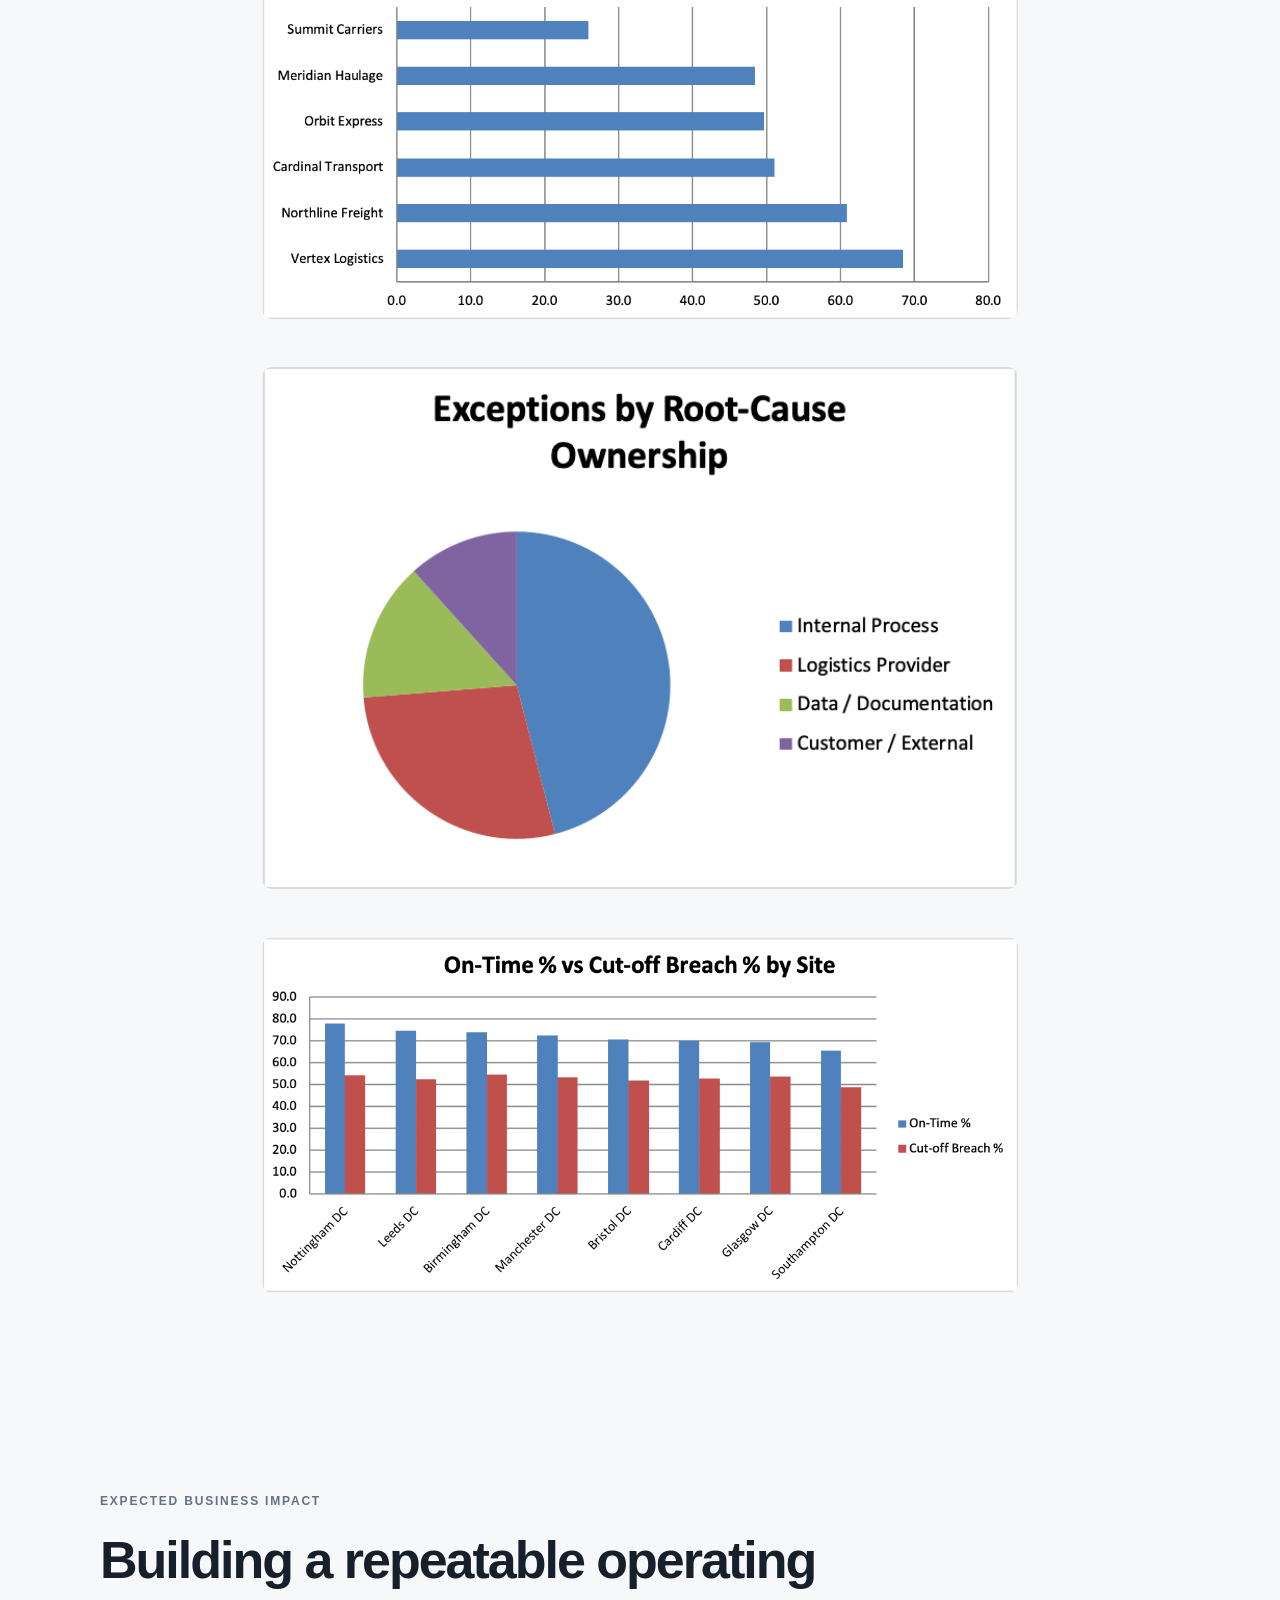
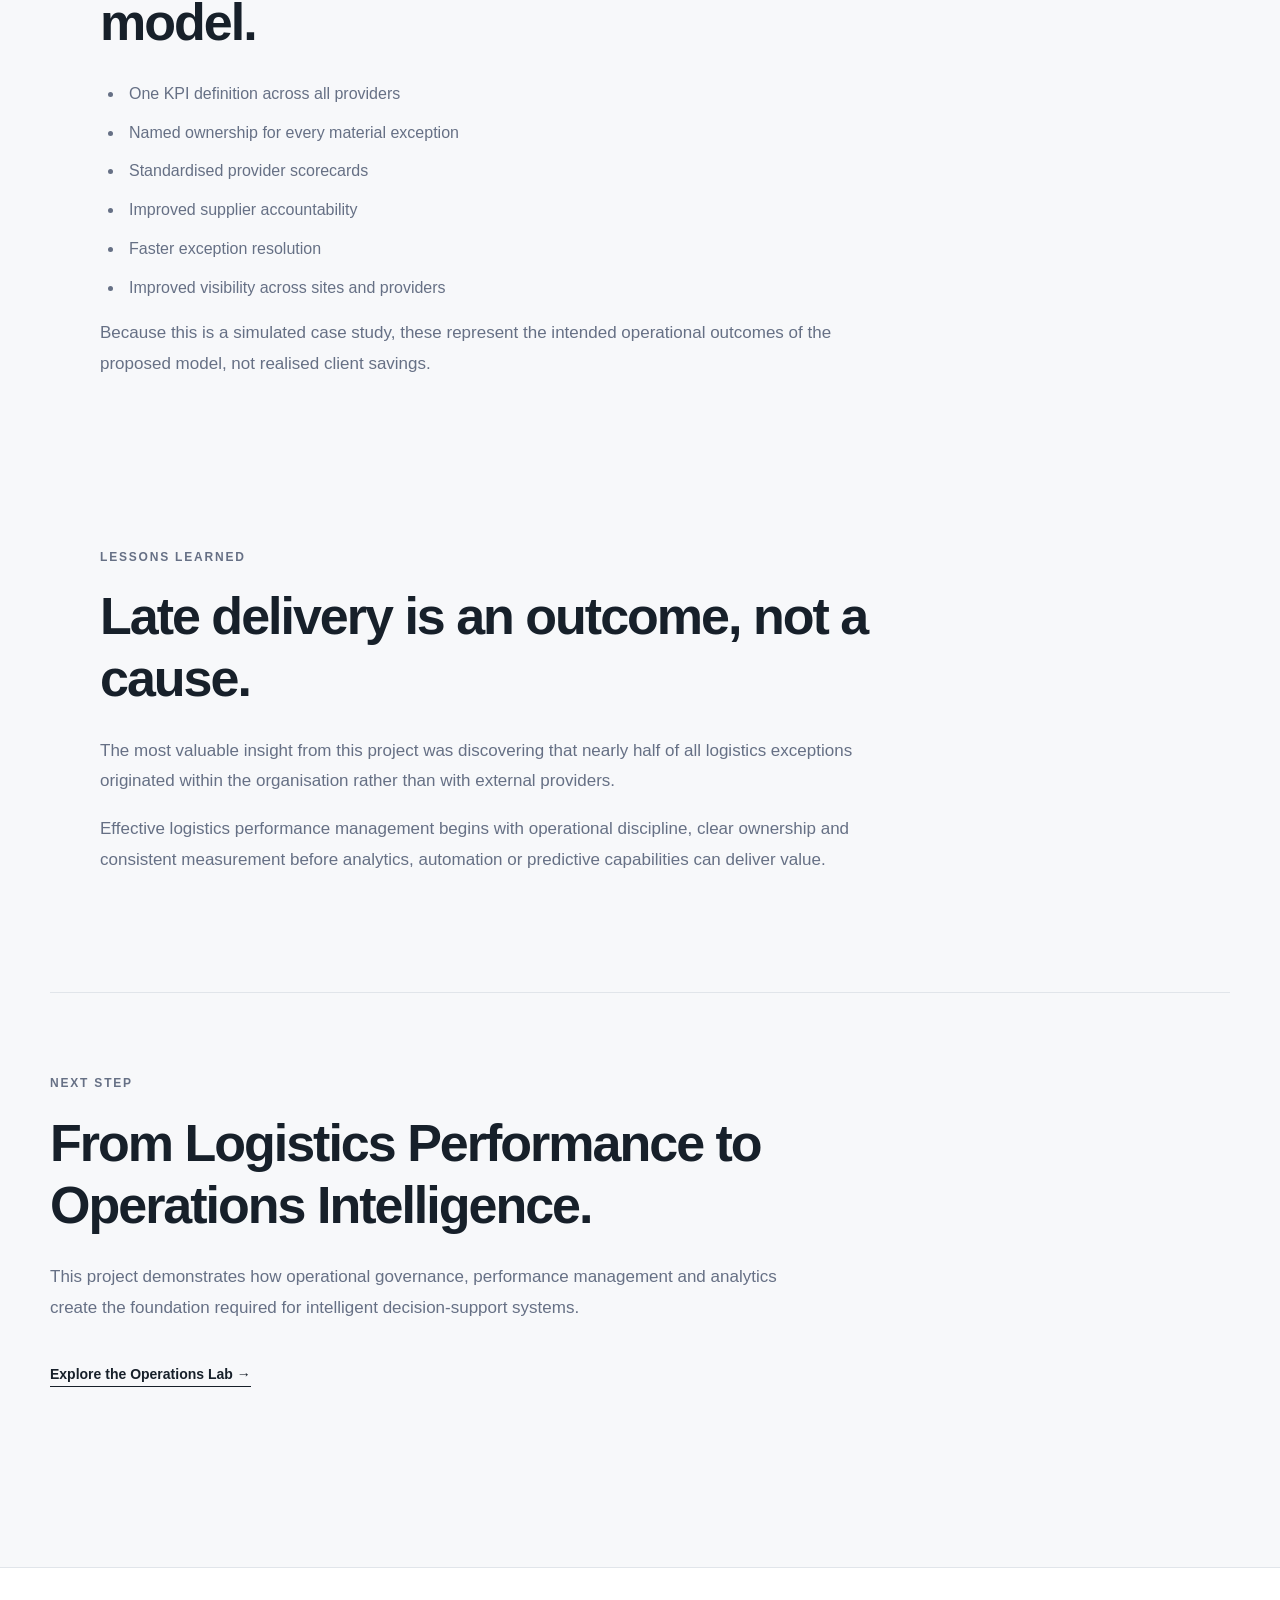
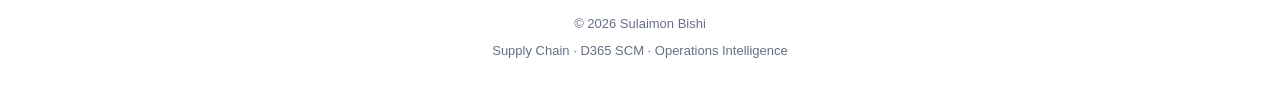
<file: supply-chain-logistics-improvement.html>
<!DOCTYPE html>
<html lang="en">

<head>

    <meta charset="UTF-8">

    <meta name="viewport"
          content="width=device-width, initial-scale=1.0">

    <title>
        Supply Chain Operations & Logistics Performance Improvement | Sulaimon Bishi
    </title>

    <meta name="description"
          content="Supply Chain Operations and Logistics Performance Improvement case study demonstrating KPI governance, provider accountability and exception management across a multi-site distribution network.">

    <link rel="stylesheet" href="style.css">

</head>


<body>


<header>

    <nav>

        <div class="logo">
            SULAIMON BISHI
        </div>

        <div class="navigation">

            <a href="index.html">Home</a>

            <a href="about.html">About</a>

            <a href="experience.html">Experience</a>

            <a href="projects.html">Projects</a>

            <a href="lab.html">Operations Lab</a>

            <a href="insights.html">Insights</a>

            <a href="contact.html">Contact</a>

        </div>

    </nav>

</header>


<main>


    <!-- PAGE INTRO -->

    <section class="page-hero">

        <p class="section-label">
            SUPPLY CHAIN OPERATIONS CASE STUDY
        </p>

        <h1>
            Supply Chain Operations &amp; Logistics Performance Improvement
        </h1>

        <p>
            Designing KPI governance, provider accountability and
            exception management across a multi-site distribution network.
        </p>

    </section>


    <!-- EXECUTIVE SUMMARY -->

    <section class="content-section">

        <p class="section-label">
            EXECUTIVE SUMMARY
        </p>

        <h2>
            Establishing operational control before optimisation.
        </h2>

        <p>
            This simulated case study examines a multi-site distribution
            network experiencing inconsistent logistics performance,
            fragmented provider reporting and limited visibility into
            operational exceptions.
        </p>

        <p>
            I designed a logistics performance management framework
            that standardised KPI definitions, introduced provider
            scorecards, established exception ownership and connected
            operational performance to corrective action.
        </p>


        <div class="metrics-grid">

            <div class="metric-card">

                <h3>
                    72%
                </h3>

                <p>
                    Baseline On-Time Delivery
                </p>

            </div>


            <div class="metric-card">

                <h3>
                    1,248
                </h3>

                <p>
                    Shipments Analysed
                </p>

            </div>


            <div class="metric-card">

                <h3>
                    11%
                </h3>

                <p>
                    Exception Rate
                </p>

            </div>


            <div class="metric-card">

                <h3>
                    46%
                </h3>

                <p>
                    Internal Root Causes
                </p>

            </div>

        </div>

    </section>


    <!-- PROJECT FILES -->

    <section class="content-section">

        <p class="section-label">
            PROJECT FILES
        </p>

        <h2>
            Explore the complete analysis.
        </h2>

        <p>
            The full case study explains the consulting approach,
            findings and recommendations. The companion Excel workbook
            contains the synthetic shipment dataset, KPI model,
            provider scorecard, exception analysis and dashboards.
        </p>

        <a href="supply-chain-logistics-improvement.pdf"
           target="_blank"
           rel="noopener noreferrer"
           class="text-link">

            View PDF Case Study →

        </a>

        <br><br>

        <a href="supply-chain-logistics-improvement.xlsx"
           class="text-link">

            Download Excel Workbook →

        </a>

    </section>


    <!-- BUSINESS CONTEXT -->

    <section class="content-section">

        <p class="section-label">
            BUSINESS CONTEXT
        </p>

        <h2>
            A distribution network without a common performance model.
        </h2>

        <p>
            Apex Distribution Ltd. is a fictional multi-site distribution
            company operating eight stocking locations, six logistics
            providers and approximately 850 active SKUs.
        </p>

        <p>
            Performance reviews relied heavily on spreadsheets and email,
            while logistics providers reported performance using different
            formats and definitions. This made it difficult to compare
            providers, identify root causes and establish accountability
            for service failures.
        </p>

    </section>


    <!-- BUSINESS PROBLEM -->

    <section class="content-section">

        <p class="section-label">
            BUSINESS PROBLEM
        </p>

        <h2>
            The problem was not transportation performance alone.
        </h2>

        <p>
            Management believed logistics performance issues were
            primarily caused by external providers.
        </p>

        <p>
            Analysis of 137 logistics exceptions showed that 46% were
            caused by internal operational failures, while 28% were
            directly attributable to logistics providers.
        </p>

        <p>
            The deeper issue was the absence of a common operating model
            capable of identifying ownership, measuring performance
            consistently and driving corrective action.
        </p>

    </section>


    <!-- MY ROLE -->

    <section class="content-section">

        <p class="section-label">
            MY ROLE
        </p>

        <h2>
            Supply Chain Operations Consultant.
        </h2>

        <p>
            In this simulated engagement, I acted as the Supply Chain
            Operations Consultant responsible for assessing the current
            operating model and designing the performance management
            framework.
        </p>

        <ul>

            <li>Current-state assessment</li>

            <li>Process analysis</li>

            <li>KPI framework design</li>

            <li>3PL performance management</li>

            <li>Exception management design</li>

            <li>Dashboard requirements definition</li>

            <li>Governance model creation</li>

        </ul>

    </section>


    <!-- CONSULTING APPROACH -->

    <section class="content-section">

        <p class="section-label">
            CONSULTING APPROACH
        </p>

        <h2>
            From fragmented reporting to controlled performance management.
        </h2>

        <ol>

            <li>Assess current logistics processes</li>

            <li>Standardise KPI definitions</li>

            <li>Analyse shipment and exception data</li>

            <li>Identify root causes and ownership</li>

            <li>Design performance scorecards</li>

            <li>Create exception workflows</li>

            <li>Build governance and reporting structures</li>

        </ol>

    </section>


    <!-- KEY FINDINGS -->

    <section class="content-section">

        <p class="section-label">
            KEY FINDINGS
        </p>

        <h2>
            The data changed the problem definition.
        </h2>


        <div class="findings-grid">

            <div class="finding-card">

                <h3>
                    46%
                </h3>

                <p>
                    Of exceptions originated from internal
                    operational failures.
                </p>

            </div>


            <div class="finding-card">

                <h3>
                    50%
                </h3>

                <p>
                    Approximate cut-off breach rate across
                    the network.
                </p>

            </div>


            <div class="finding-card">

                <h3>
                    41%
                </h3>

                <p>
                    Of exceptions were linked to late shipment
                    release and missed provider cut-offs.
                </p>

            </div>


            <div class="finding-card">

                <h3>
                    34 pts
                </h3>

                <p>
                    Performance gap between the highest and
                    lowest performing providers.
                </p>

            </div>

        </div>

    </section>


    <!-- SOLUTION ARCHITECTURE -->

    <section class="content-section">

        <p class="section-label">
            SOLUTION ARCHITECTURE
        </p>

        <h2>
            A performance management system built around operational control.
        </h2>

        <img src="solution-architecture.png"
             alt="Logistics Performance Management Framework"
             class="process-image">

        <ul>

            <li>Standardised Data</li>

            <li>KPI Framework</li>

            <li>Exception Management</li>

            <li>Governance</li>

            <li>Reporting &amp; Analytics</li>

        </ul>

    </section>


    <!-- DASHBOARD REPORTING -->

    <section class="content-section">

        <p class="section-label">
            DASHBOARD &amp; REPORTING
        </p>

        <h2>
            Performance visibility from KPI to root cause.
        </h2>

        <p>
            The reporting framework was designed to support drill-down
            analysis from overall KPI performance to provider, shipment,
            exception, root cause and corrective action.
        </p>


        <img src="executive-dashboard.png"
             alt="Executive Dashboard"
             class="process-image">


        <img src="provider-scorecard.png"
             alt="Provider Scorecard"
             class="process-image">


        <img src="exception-analysis.png"
             alt="Exception Analysis Dashboard"
             class="process-image">


        <img src="site-performance.png"
             alt="Site Performance Dashboard"
             class="process-image">

    </section>


    <!-- BUSINESS IMPACT -->

    <section class="content-section">

        <p class="section-label">
            EXPECTED BUSINESS IMPACT
        </p>

        <h2>
            Building a repeatable operating model.
        </h2>

        <ul>

            <li>One KPI definition across all providers</li>

            <li>Named ownership for every material exception</li>

            <li>Standardised provider scorecards</li>

            <li>Improved supplier accountability</li>

            <li>Faster exception resolution</li>

            <li>Improved visibility across sites and providers</li>

        </ul>

        <p>
            Because this is a simulated case study, these represent
            the intended operational outcomes of the proposed model,
            not realised client savings.
        </p>

    </section>


    <!-- LESSONS LEARNED -->

    <section class="content-section">

        <p class="section-label">
            LESSONS LEARNED
        </p>

        <h2>
            Late delivery is an outcome, not a cause.
        </h2>

        <p>
            The most valuable insight from this project was discovering
            that nearly half of all logistics exceptions originated
            within the organisation rather than with external providers.
        </p>

        <p>
            Effective logistics performance management begins with
            operational discipline, clear ownership and consistent
            measurement before analytics, automation or predictive
            capabilities can deliver value.
        </p>

    </section>


    <!-- NEXT STEP -->

    <section class="featured">

        <p class="section-label">
            NEXT STEP
        </p>

        <h2>
            From Logistics Performance to Operations Intelligence.
        </h2>

        <p>
            This project demonstrates how operational governance,
            performance management and analytics create the foundation
            required for intelligent decision-support systems.
        </p>

        <a href="lab.html"
           class="text-link">

            Explore the Operations Lab →

        </a>

    </section>


</main>


<footer>

    <p>
        © 2026 Sulaimon Bishi
    </p>

    <p>
        Supply Chain · D365 SCM · Operations Intelligence
    </p>

</footer>


</body>

</html>
</file>
<file: style.css>
/* =========================================
   SULAIMON BISHI
   PROFESSIONAL PORTFOLIO
   MASTER STYLESHEET
   ========================================= */


/* =========================================
   1. GLOBAL
   ========================================= */

* {
    box-sizing: border-box;
}

html {
    scroll-behavior: smooth;
}

body {
    margin: 0;
    background: #f7f8fa;
    color: #17202a;
    font-family: Arial, Helvetica, sans-serif;
    line-height: 1.7;
    overflow-x: hidden;
}

a {
    color: inherit;
    text-decoration: none;
}

p {
    margin-top: 0;
}

h1,
h2,
h3 {
    margin-top: 0;
    line-height: 1.2;
}

main {
    width: 100%;
}


/* =========================================
   2. SHARED CONTAINERS
   ========================================= */

nav {
    width: min(100% - 56px, 1180px);
    min-height: 76px;
    margin: 0 auto;

    display: flex;
    align-items: center;
    justify-content: space-between;

    gap: 30px;
}

.article-content {
    width: min(760px, calc(100% - 48px));
    margin: 0 auto;
}


/* =========================================
   3. HEADER / NAVIGATION
   ========================================= */

header {
    position: sticky;
    top: 0;
    z-index: 1000;

    background: rgba(255, 255, 255, 0.96);

    border-bottom: 1px solid #e4e7eb;

    backdrop-filter: blur(8px);
}

.logo {
    font-size: 15px;
    font-weight: 700;

    letter-spacing: 1.5px;

    white-space: nowrap;
}

.navigation {
    display: flex;
    align-items: center;

    gap: 24px;
}

.navigation a {
    color: #5b6573;

    font-size: 14px;
    font-weight: 500;

    transition:
        color 0.2s ease,
        transform 0.2s ease;
}

.navigation a:hover {
    color: #111827;

    transform: translateY(-1px);
}


/* =========================================
   4. GLOBAL LABELS
   ========================================= */

.eyebrow,
.section-label {
    color: #667085;

    font-size: 12px;
    font-weight: 700;

    letter-spacing: 1.8px;

    text-transform: uppercase;
}

.section-label {
    margin-bottom: 18px;
}


/* =========================================
   5. HOMEPAGE HERO
   ========================================= */

.hero {
    width: min(100% - 56px, 1180px);

    margin: 0 auto;

    padding: 125px 0 100px;
}

.eyebrow {
    margin-bottom: 24px;
}

.hero h1 {
    max-width: 900px;

    margin-bottom: 18px;

    font-size: clamp(48px, 7vw, 82px);

    letter-spacing: -3px;
}

.hero h2 {
    max-width: 850px;

    margin-bottom: 28px;

    color: #344054;

    font-size: clamp(22px, 3vw, 34px);

    font-weight: 500;

    letter-spacing: -0.7px;
}

.hero-text {
    max-width: 720px;

    margin-bottom: 36px;

    color: #667085;

    font-size: 19px;
}


/* =========================================
   6. BUTTONS
   ========================================= */

.hero-buttons {
    display: flex;

    flex-wrap: wrap;

    gap: 14px;
}

.button {
    display: inline-flex;

    align-items: center;
    justify-content: center;

    min-height: 48px;

    padding: 0 22px;

    background: #17202a;

    border: 1px solid #17202a;
    border-radius: 6px;

    color: #ffffff;

    font-size: 14px;
    font-weight: 700;

    transition:
        background 0.2s ease,
        color 0.2s ease,
        transform 0.2s ease;
}

.button:hover {
    background: #ffffff;

    color: #17202a;

    transform: translateY(-2px);
}

.button.secondary {
    background: transparent;

    color: #17202a;

    border-color: #c9ced6;
}

.button.secondary:hover {
    background: #17202a;

    color: #ffffff;
}


/* =========================================
   7. HOMEPAGE METRICS
   ========================================= */

.metrics {
    width: min(100% - 56px, 1180px);

    margin: 0 auto;

    display: grid;

    grid-template-columns: repeat(4, 1fr);

    gap: 1px;

    background: #dfe3e8;

    border: 1px solid #dfe3e8;
}

.metric {
    min-height: 145px;

    padding: 30px;

    background: #ffffff;

    display: flex;

    flex-direction: column;

    justify-content: center;
}

.metric strong {
    margin-bottom: 7px;

    font-size: 30px;

    letter-spacing: -1px;
}

.metric span {
    color: #667085;

    font-size: 13px;

    text-transform: uppercase;

    letter-spacing: 0.8px;
}


/* =========================================
   8. HOMEPAGE INTRO
   ========================================= */

.intro {
    width: min(100% - 56px, 1180px);

    margin: 0 auto;

    padding-top: 110px;
    padding-bottom: 90px;
}

.intro h2 {
    max-width: 850px;

    margin-bottom: 26px;

    font-size: clamp(34px, 5vw, 52px);

    letter-spacing: -2px;
}

.intro p:not(.section-label) {
    max-width: 760px;

    color: #667085;

    font-size: 17px;

    line-height: 1.8;
}


/* =========================================
   9. CAPABILITY CARDS
   ========================================= */

.focus {
    width: min(100% - 56px, 1180px);

    margin: 0 auto;

    padding-bottom: 110px;

    display: grid;

    grid-template-columns: repeat(3, 1fr);

    gap: 18px;
}

.focus-card {
    min-height: 250px;

    padding: 34px;

    background: #ffffff;

    border: 1px solid #e1e5ea;

    border-radius: 8px;

    transition:
        transform 0.2s ease,
        border-color 0.2s ease,
        box-shadow 0.2s ease;
}

.focus-card:hover {
    transform: translateY(-4px);

    border-color: #b8bec7;

    box-shadow:
        0 12px 30px rgba(16, 24, 40, 0.07);
}

.focus-card h3 {
    margin-bottom: 16px;

    font-size: 22px;
}

.focus-card p {
    color: #667085;

    font-size: 15px;
}


/* =========================================
   10. FEATURED
   ========================================= */

.featured {
    width: min(100% - 56px, 1180px);

    margin: 0 auto 80px;

    padding-top: 80px;
    padding-bottom: 80px;

    border-top: 1px solid #e1e5ea;
}

.featured h2 {
    max-width: 850px;

    margin-bottom: 26px;

    font-size: clamp(34px, 5vw, 52px);

    letter-spacing: -2px;
}

.featured > p:not(.section-label) {
    max-width: 760px;

    color: #667085;

    font-size: 17px;

    line-height: 1.8;
}

.featured .text-link {
    margin-top: 22px;
}


/* =========================================
   11. TEXT LINKS
   ========================================= */

.text-link {
    display: inline-block;

    color: #17202a;

    font-size: 14px;

    font-weight: 700;

    border-bottom: 1px solid #17202a;

    transition:
        opacity 0.2s ease,
        transform 0.2s ease;
}

.text-link:hover {
    opacity: 0.6;

    transform: translateX(3px);
}


/* =========================================
   12. STANDARD PAGE HERO
   ========================================= */

.page-hero {
    width: min(100% - 56px, 1080px);

    margin: 0 auto;

    padding-top: 110px;
    padding-bottom: 80px;
}

.page-hero h1 {
    max-width: 900px;

    margin-bottom: 28px;

    font-size: clamp(44px, 6vw, 68px);

    line-height: 1.08;

    letter-spacing: -2.5px;
}

.page-hero p:not(.section-label) {
    max-width: 720px;

    color: #667085;

    font-size: 18px;

    line-height: 1.8;
}


/* =========================================
   13. GENERAL CONTENT SECTION
   ========================================= */

.content-section {
    width: min(100% - 56px, 1080px);

    margin: 0 auto;

    padding-top: 50px;
    padding-bottom: 100px;
}

.content-section h2 {
    max-width: 850px;

    margin-bottom: 26px;

    font-size: clamp(34px, 5vw, 52px);

    letter-spacing: -2px;
}

.content-section > p:not(.section-label) {
    max-width: 760px;

    color: #667085;

    font-size: 17px;

    line-height: 1.8;
}

.content-section ul,
.content-section ol {
    max-width: 760px;

    margin-top: 25px;

    padding-left: 24px;

    color: #667085;

    font-size: 16px;

    line-height: 1.8;
}

.content-section li {
    margin-bottom: 10px;

    padding-left: 5px;
}


/* =========================================
   14. EXPERIENCE
   ========================================= */

.experience-entry {
    padding-top: 75px;
}

.experience-entry > h3 {
    margin-bottom: 28px;

    color: #667085;

    font-size: 18px;

    font-weight: 500;
}

.experience-block {
    width: 100%;
    max-width: 900px;

    margin-top: 55px;
}

.experience-block > h3 {
    margin-bottom: 20px;

    font-size: 21px;
}

.experience-block ul {
    max-width: 760px;

    margin: 0;
    padding-left: 22px;

    color: #667085;

    font-size: 16px;

    line-height: 1.8;
}

.experience-block li {
    margin-bottom: 12px;
}


/* =========================================
   15. EXPERIENCE CASE STUDIES
   ========================================= */

.case-grid {
    width: 100%;

    margin-top: 28px;

    display: grid;

    grid-template-columns: repeat(2, minmax(0, 1fr));

    gap: 18px;
}

.case-card {
    min-width: 0;

    padding: 30px;

    background: #ffffff;

    border: 1px solid #e1e5ea;

    border-radius: 8px;
}

.case-number {
    display: block;

    margin-bottom: 18px;

    color: #667085;

    font-size: 11px;

    font-weight: 700;

    letter-spacing: 1.5px;
}

.case-card h3 {
    margin-bottom: 14px;

    font-size: 21px;
}

.case-card p {
    margin-bottom: 22px;

    color: #667085;

    font-size: 15px;

    line-height: 1.7;
}

.case-card strong {
    display: block;

    font-size: 15px;
}


/* =========================================
   16. ABOUT PAGE
   ========================================= */

.about-layout {
    width: min(100% - 56px, 1080px);

    margin: 0 auto;

    display: grid;

    grid-template-columns:
        minmax(0, 720px)
        minmax(220px, 280px);

    gap: 70px;

    align-items: start;
}

.about-main {
    width: 100%;

    min-width: 0;
}

.about-main h2 {
    max-width: 720px;

    margin-bottom: 30px;

    font-size: clamp(34px, 5vw, 52px);

    letter-spacing: -2px;
}

.about-main p:not(.section-label) {
    max-width: 720px;

    color: #667085;

    font-size: 17px;

    line-height: 1.8;
}

.about-sidebar {
    width: 100%;

    min-width: 0;
}

.about-card {
    margin-bottom: 35px;
}

.about-card h3 {
    margin-bottom: 15px;

    font-size: 21px;
}

.about-card p:not(.section-label) {
    color: #667085;

    font-size: 15px;

    line-height: 1.7;
}

.about-card ul {
    margin: 0;

    padding-left: 20px;

    color: #667085;

    font-size: 14px;

    line-height: 1.8;
}

.about-card li {
    margin-bottom: 7px;
}

.about-section {
    width: min(100% - 56px, 1080px);

    margin: 0 auto;

    padding-top: 50px;
    padding-bottom: 100px;
}

.about-section h2 {
    max-width: 850px;

    margin-bottom: 30px;

    font-size: clamp(34px, 5vw, 52px);

    letter-spacing: -2px;
}

.about-section p:not(.section-label) {
    max-width: 720px;

    color: #667085;

    font-size: 17px;

    line-height: 1.8;
}


/* =========================================
   17. PROJECT SECTION
   ========================================= */

.project-section {
    width: min(100% - 56px, 1180px);

    margin: 0 auto;

    padding-bottom: 80px;
}

.project-section h2 {
    max-width: 850px;

    margin-bottom: 20px;
}

.project-section > p:not(.section-label) {
    max-width: 760px;

    color: #667085;

    font-size: 17px;

    line-height: 1.8;
}


/* =========================================
   18. PROJECT GRID
   ========================================= */

.project-grid {
    width: 100%;

    margin-top: 42px;

    display: grid;

    grid-template-columns: repeat(2, minmax(0, 1fr));

    gap: 20px;
}

.project-card {
    min-height: 330px;

    padding: 32px;

    background: #ffffff;

    border: 1px solid #e1e5ea;

    border-radius: 8px;

    display: flex;

    flex-direction: column;

    align-items: flex-start;

    transition:
        transform 0.2s ease,
        box-shadow 0.2s ease,
        border-color 0.2s ease;
}

.project-card:hover {
    transform: translateY(-4px);

    border-color: #b8bec7;

    box-shadow:
        0 12px 30px rgba(16, 24, 40, 0.07);
}

.project-card.featured-project {
    border: 2px solid #111;
}

.project-status {
    margin-bottom: 18px;

    color: #667085;

    font-size: 11px;

    font-weight: 700;

    letter-spacing: 1.4px;

    text-transform: uppercase;
}

.project-card h3 {
    margin-bottom: 15px;

    font-size: 24px;

    letter-spacing: -0.5px;
}

.project-card p {
    color: #667085;

    font-size: 15px;
}

.project-tags {
    margin-top: auto;

    padding-top: 25px;

    display: flex;

    flex-wrap: wrap;

    gap: 8px;
}

.project-tags span {
    padding: 5px 9px;

    background: #f1f3f5;

    border-radius: 4px;

    color: #475467;

    font-size: 11px;

    font-weight: 700;

    letter-spacing: 0.3px;
}


/* =========================================
   19. CASE STUDY IMAGES
   ========================================= */

.process-image {
    display: block;

    width: 70%;
    max-width: 800px;

    height: auto;

    margin: 3rem auto;

    border-radius: 10px;
}

.dashboard-image {
    display: block;

    width: 90%;
    max-width: 1200px;

    height: auto;

    margin: 3rem auto;

    border-radius: 12px;

    box-shadow:
        0 10px 25px rgba(0, 0, 0, 0.08);
}


/* =========================================
   20. SUPPLY CHAIN LOGISTICS
   EXECUTIVE METRICS
   ========================================= */

.metrics-grid {
    width: 100%;

    margin: 40px 0 42px;

    display: grid;

    grid-template-columns: repeat(4, minmax(0, 1fr));

    gap: 14px;
}

.metric-card {
    min-width: 0;

    padding: 28px 24px;

    background: #ffffff;

    border: 1px solid #e1e5ea;

    border-radius: 8px;

    transition:
        transform 0.2s ease,
        border-color 0.2s ease,
        box-shadow 0.2s ease;
}

.metric-card:hover {
    transform: translateY(-3px);

    border-color: #c5cbd3;

    box-shadow:
        0 10px 24px rgba(16, 24, 40, 0.06);
}

.metric-card h3 {
    margin-bottom: 8px;

    font-size: 32px;

    letter-spacing: -1.2px;
}

.metric-card p {
    margin: 0;

    color: #667085;

    font-size: 12px;

    font-weight: 700;

    line-height: 1.5;

    letter-spacing: 0.8px;

    text-transform: uppercase;
}


/* =========================================
   21. FINDINGS
   ========================================= */

.findings-grid {
    width: 100%;

    margin: 40px 0;

    display: grid;

    grid-template-columns: repeat(4, minmax(0, 1fr));

    gap: 16px;
}

.finding-card {
    min-width: 0;

    padding: 28px;

    background: #ffffff;

    border: 1px solid #e1e5ea;

    border-radius: 8px;
}

.finding-card h3 {
    margin-bottom: 12px;

    font-size: 32px;

    letter-spacing: -1px;
}

.finding-card p {
    margin: 0;

    color: #667085;

    font-size: 14px;

    line-height: 1.65;
}


/* =========================================
   22. PROJECT DOWNLOAD
   ========================================= */

.case-download {
    width: 100%;

    margin-bottom: 65px;

    padding: 32px 36px;

    background: #ffffff;

    border: 1px solid #e1e5ea;

    border-radius: 8px;
}

.case-download h3 {
    margin-bottom: 12px;

    font-size: 24px;

    letter-spacing: -0.5px;
}

.case-download p:not(.section-label) {
    max-width: 720px;

    margin-bottom: 22px;

    color: #667085;

    font-size: 15px;

    line-height: 1.75;
}

.project-file-links {
    display: flex;

    flex-wrap: wrap;

    gap: 24px;
}


/* =========================================
   23. LOGISTICS CASE STUDY IMAGES
   ========================================= */

.case-image {
    display: block;

    width: 100%;
    max-width: 980px;

    height: auto;

    margin: 45px auto 55px;

    padding: 14px;

    background: #ffffff;

    border: 1px solid #e1e5ea;

    border-radius: 12px;

    box-shadow:
        0 8px 28px rgba(16, 24, 40, 0.06);
}

.dashboard-section {
    padding-bottom: 35px;
}

.dashboard-gallery {
    width: min(1180px, calc(100% - 56px));

    margin: 0 auto 60px;
}

.dashboard-card {
    margin: 0 0 70px;
}

.dashboard-card .case-image {
    width: 100%;
    max-width: 1180px;

    margin: 0 auto;

    padding: 16px;

    background: #f4f6f8;

    border: 1px solid #dfe3e8;

    border-radius: 12px;

    box-shadow:
        0 10px 30px rgba(16, 24, 40, 0.07);

    object-fit: contain;
}

.dashboard-card figcaption {
    width: 100%;

    margin-top: 14px;

    color: #667085;

    font-size: 12px;

    font-weight: 700;

    letter-spacing: 1px;

    text-transform: uppercase;
}


/* =========================================
   24. LOGISTICS NEXT STEP
   ========================================= */

.case-next-step {
    width: min(100% - 56px, 1180px);

    margin: 0 auto 80px;

    padding-top: 80px;
    padding-bottom: 80px;

    border-top: 1px solid #e1e5ea;
}

.case-next-step h2 {
    max-width: 850px;

    margin-bottom: 26px;

    font-size: clamp(34px, 5vw, 52px);

    letter-spacing: -2px;
}

.case-next-step > p:not(.section-label) {
    max-width: 720px;

    color: #667085;

    font-size: 17px;

    line-height: 1.8;
}


/* =========================================
   25. CONTACT PAGE
   ========================================= */

.contact-section {
    width: min(1100px, calc(100% - 48px));

    margin: 0 auto;

    padding-top: 20px;
    padding-bottom: 90px;
}

.contact-grid {
    display: grid;

    grid-template-columns:
        minmax(0, 1fr)
        320px;

    gap: 70px;

    align-items: start;
}

.contact-card {
    max-width: 760px;
}

.contact-card h2 {
    max-width: 700px;

    margin-bottom: 26px;

    font-size: clamp(34px, 5vw, 52px);

    letter-spacing: -2px;
}

.contact-card > p:not(.section-label) {
    max-width: 680px;

    color: #667085;

    font-size: 17px;

    line-height: 1.8;
}

.contact-links {
    margin-top: 42px;

    display: flex;

    flex-direction: column;

    border-top: 1px solid #e1e5ea;
}

.contact-link {
    display: flex;

    align-items: center;
    justify-content: space-between;

    gap: 30px;

    padding: 22px 0;

    border-bottom: 1px solid #e1e5ea;

    color: #17202a;

    font-size: 15px;

    font-weight: 600;

    transition:
        color 0.2s ease,
        padding-left 0.2s ease;
}

.contact-link:hover {
    color: #667085;

    padding-left: 5px;
}

.contact-label {
    flex-shrink: 0;

    color: #667085;

    font-size: 11px;

    font-weight: 700;

    letter-spacing: 1.5px;

    text-transform: uppercase;
}

.contact-sidebar {
    padding: 30px;

    background: #ffffff;

    border: 1px solid #e1e5ea;

    border-radius: 8px;
}

.contact-sidebar h3 {
    margin-bottom: 22px;

    font-size: 22px;

    letter-spacing: -0.5px;
}

.contact-sidebar ul {
    margin: 0;

    padding-left: 20px;

    color: #667085;

    font-size: 15px;

    line-height: 1.9;
}

.contact-sidebar li {
    margin-bottom: 5px;
}


/* =========================================
   26. INSIGHT ARTICLE
   ========================================= */

.article-content {
    width: min(760px, calc(100% - 48px));

    margin: 0 auto;

    padding-top: 20px;
    padding-bottom: 100px;
}

.article-content > p {
    max-width: 760px;

    margin-bottom: 24px;

    color: #667085;

    font-size: 17px;

    line-height: 1.85;
}

.article-content h2 {
    max-width: 760px;

    margin-top: 64px;
    margin-bottom: 24px;

    color: #17202a;

    font-size: 32px;

    line-height: 1.25;

    letter-spacing: -1px;
}

.article-content blockquote {
    max-width: 700px;

    margin: 35px 0;

    padding: 20px 24px;

    border-left: 3px solid #17202a;

    color: #344054;

    font-size: 19px;

    font-style: italic;

    line-height: 1.7;
}

.article-diagram {
    width: 100%;
    max-width: 600px;

    margin: 40px auto;

    padding: 30px;

    background: #ffffff;

    border: 1px solid #e1e5ea;

    border-radius: 8px;

    display: flex;

    flex-direction: column;

    align-items: center;

    gap: 14px;

    text-align: center;
}

.article-diagram strong {
    font-size: 16px;
}

.article-diagram span {
    color: #667085;

    font-size: 20px;
}

.article-highlight {
    width: 100%;
    max-width: 600px;

    margin: 45px auto;

    padding: 35px;

    background: #ffffff;

    border: 1px solid #e1e5ea;

    border-radius: 8px;

    text-align: center;

    display: flex;

    flex-direction: column;

    gap: 8px;
}

.article-highlight strong {
    font-size: 42px;

    letter-spacing: -1.5px;
}

.article-highlight span {
    color: #667085;

    font-size: 13px;

    text-transform: uppercase;

    letter-spacing: 1px;
}

.article-footer {
    margin-top: 90px;

    padding-top: 60px;

    border-top: 1px solid #e1e5ea;
}

.article-footer p:not(.section-label) {
    max-width: 700px;
}


/* =========================================
   27. FOOTER
   ========================================= */

footer {
    margin-top: 100px;

    padding: 40px 28px;

    border-top: 1px solid #e1e5ea;

    background: #ffffff;

    text-align: center;

    color: #667085;

    font-size: 13px;
}

footer p {
    margin: 5px 0;
}


/* =========================================
   28. TABLET
   ========================================= */

@media (max-width: 900px) {

    nav {
        width: calc(100% - 40px);

        align-items: flex-start;

        flex-direction: column;

        padding-top: 20px;
        padding-bottom: 20px;
    }

    .navigation {
        width: 100%;

        flex-wrap: wrap;

        gap: 14px 20px;
    }

    .hero {
        width: calc(100% - 40px);
    }

    .metrics {
        width: calc(100% - 40px);

        grid-template-columns: repeat(2, 1fr);
    }

    .focus {
        width: calc(100% - 40px);

        grid-template-columns: 1fr;
    }

    .project-grid {
        grid-template-columns: 1fr;
    }

    .about-layout {
        width: calc(100% - 40px);

        grid-template-columns: 1fr;

        gap: 50px;
    }

    .about-sidebar {
        max-width: 700px;
    }

    .page-hero,
    .content-section,
    .about-section {
        width: calc(100% - 40px);
    }

    .case-grid {
        grid-template-columns: 1fr;
    }

    .metrics-grid {
        grid-template-columns: repeat(2, minmax(0, 1fr));
    }

    .findings-grid {
        grid-template-columns: repeat(2, minmax(0, 1fr));
    }

    .dashboard-gallery {
        width: calc(100% - 40px);
    }

    .case-image,
    .dashboard-card .case-image {
        max-width: 100%;
    }

    .contact-grid {
        grid-template-columns: 1fr;

        gap: 45px;
    }

    .contact-card {
        max-width: 760px;
    }

    .contact-sidebar {
        max-width: 600px;
    }

    .content-section .project-grid {
        grid-template-columns: 1fr;
    }
}


/* =========================================
   29. MOBILE
   ========================================= */

@media (max-width: 600px) {

    nav {
        width: calc(100% - 32px);
    }

    .navigation {
        gap: 10px 15px;
    }

    .navigation a {
        font-size: 13px;
    }


    /* Homepage */

    .hero {
        width: calc(100% - 32px);

        padding-top: 80px;
        padding-bottom: 70px;
    }

    .hero h1 {
        font-size: 48px;

        letter-spacing: -2px;
    }

    .hero h2 {
        font-size: 24px;
    }

    .hero-text {
        font-size: 17px;
    }


    /* Metrics */

    .metrics {
        width: calc(100% - 32px);

        grid-template-columns: 1fr;

        gap: 1px;
    }

    .metric {
        min-height: 120px;
    }


    /* Homepage content */

    .intro,
    .focus,
    .featured {
        width: calc(100% - 32px);
    }

    .intro {
        padding-top: 75px;
        padding-bottom: 65px;
    }

    .intro h2,
    .featured h2 {
        font-size: 36px;
    }

    .focus {
        padding-bottom: 70px;
    }

    .featured {
        padding-top: 60px;
        padding-bottom: 60px;

        margin-bottom: 50px;
    }


    /* Page hero */

    .page-hero {
        width: calc(100% - 32px);

        padding-top: 75px;
        padding-bottom: 55px;
    }

    .page-hero h1 {
        font-size: 42px;

        letter-spacing: -1.8px;
    }

    .page-hero p:not(.section-label) {
        font-size: 16px;
    }


    /* General content */

    .content-section,
    .about-section {
        width: calc(100% - 32px);

        padding-top: 35px;
        padding-bottom: 65px;
    }

    .content-section h2,
    .about-section h2 {
        font-size: 36px;
    }

    .content-section > p:not(.section-label),
    .about-section p:not(.section-label),
    .about-main p:not(.section-label) {
        max-width: 100%;

        font-size: 16px;

        line-height: 1.75;
    }


    /* Experience */

    .experience-entry {
        padding-top: 55px;
    }

    .experience-block {
        margin-top: 40px;
    }

    .experience-block ul {
        font-size: 15px;
    }


    /* About */

    .about-layout {
        width: calc(100% - 32px);

        display: block;
    }

    .about-main {
        width: 100%;
    }

    .about-main h2 {
        font-size: 36px;
    }

    .about-sidebar {
        margin-top: 55px;

        width: 100%;
    }


    /* Case studies */

    .case-grid {
        grid-template-columns: 1fr;

        gap: 16px;
    }

    .case-card {
        padding: 25px;
    }


    /* Supply chain metrics */

    .metrics-grid {
        grid-template-columns: repeat(2, minmax(0, 1fr));

        gap: 10px;

        margin-top: 30px;
    }

    .metric-card {
        padding: 22px 18px;
    }

    .metric-card h3 {
        font-size: 28px;
    }

    .metric-card p {
        font-size: 10px;
    }


    /* Findings */

    .findings-grid {
        grid-template-columns: 1fr;

        gap: 12px;
    }

    .finding-card {
        padding: 24px;
    }


    /* Case study images */

    .process-image {
        width: 100%;

        margin: 2rem auto;
    }

    .case-image,
    .dashboard-card .case-image {
        width: 100%;

        padding: 7px;

        margin-top: 30px;
        margin-bottom: 40px;

        border-radius: 9px;
    }


    /* Dashboard gallery */

    .dashboard-gallery {
        width: calc(100% - 32px);

        margin-bottom: 30px;
    }

    .dashboard-card {
        margin-bottom: 50px;
    }

    .dashboard-card .case-image {
        margin: 0;
    }


    /* Project files */

    .case-download {
        padding: 25px 22px;

        margin-bottom: 45px;
    }

    .project-file-links {
        flex-direction: column;

        align-items: flex-start;

        gap: 14px;
    }


    /* Logistics next step */

    .case-next-step {
        width: calc(100% - 32px);

        padding-top: 60px;
        padding-bottom: 60px;

        margin-bottom: 50px;
    }

    .case-next-step h2 {
        font-size: 36px;
    }


    /* Projects */

    .project-grid {
        margin-top: 30px;
    }

    .project-card {
        min-height: auto;

        padding: 26px;
    }


    /* Contact */

    .contact-section {
        width: calc(100% - 32px);

        padding-bottom: 60px;
    }

    .contact-grid {
        display: block;
    }

    .contact-card {
        max-width: 100%;
    }

    .contact-card h2 {
        font-size: 36px;
    }

    .contact-card > p:not(.section-label) {
        max-width: 100%;

        font-size: 16px;

        line-height: 1.7;
    }

    .contact-links {
        margin-top: 32px;
    }

    .contact-link {
        align-items: flex-start;

        flex-direction: column;

        gap: 7px;

        padding: 18px 0;

        overflow-wrap: anywhere;
    }

    .contact-sidebar {
        margin-top: 45px;

        padding: 24px;
    }


    /* Article */

    .article-content {
        width: calc(100% - 32px);

        padding-top: 10px;
        padding-bottom: 70px;
    }

    .article-content > p {
        max-width: 100%;

        font-size: 16px;

        line-height: 1.75;
    }

    .article-content h2 {
        max-width: 100%;

        margin-top: 48px;

        font-size: 28px;
    }

    .article-content blockquote {
        width: 100%;

        margin: 30px 0;

        padding: 16px 20px;

        font-size: 17px;
    }

    .article-diagram {
        width: 100%;

        padding: 24px 18px;

        margin: 32px 0;
    }

    .article-highlight {
        width: 100%;

        margin: 35px 0;

        padding: 28px 20px;
    }

    .article-highlight strong {
        font-size: 36px;
    }

    .article-footer {
        margin-top: 60px;

        padding-top: 40px;
    }


    /* Footer */

    footer {
        padding-left: 16px;
        padding-right: 16px;
    }
}
</file>
